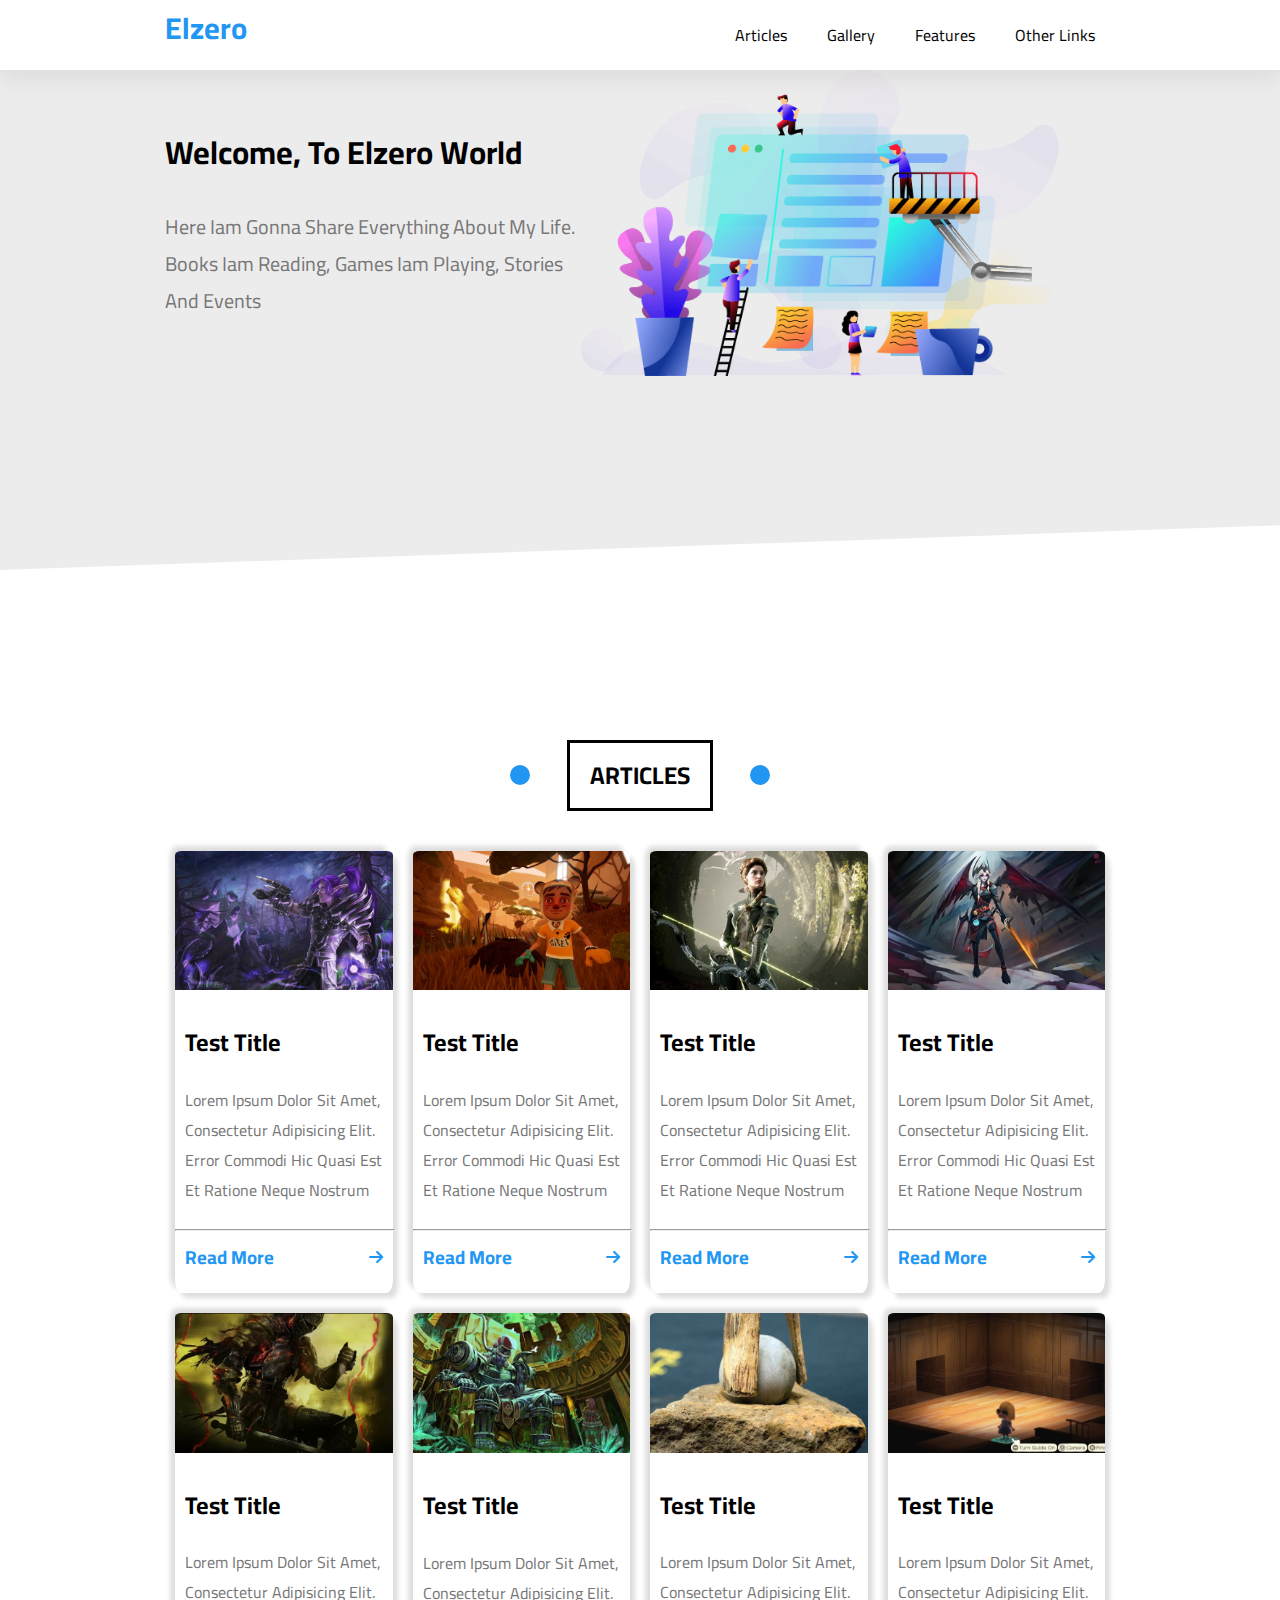
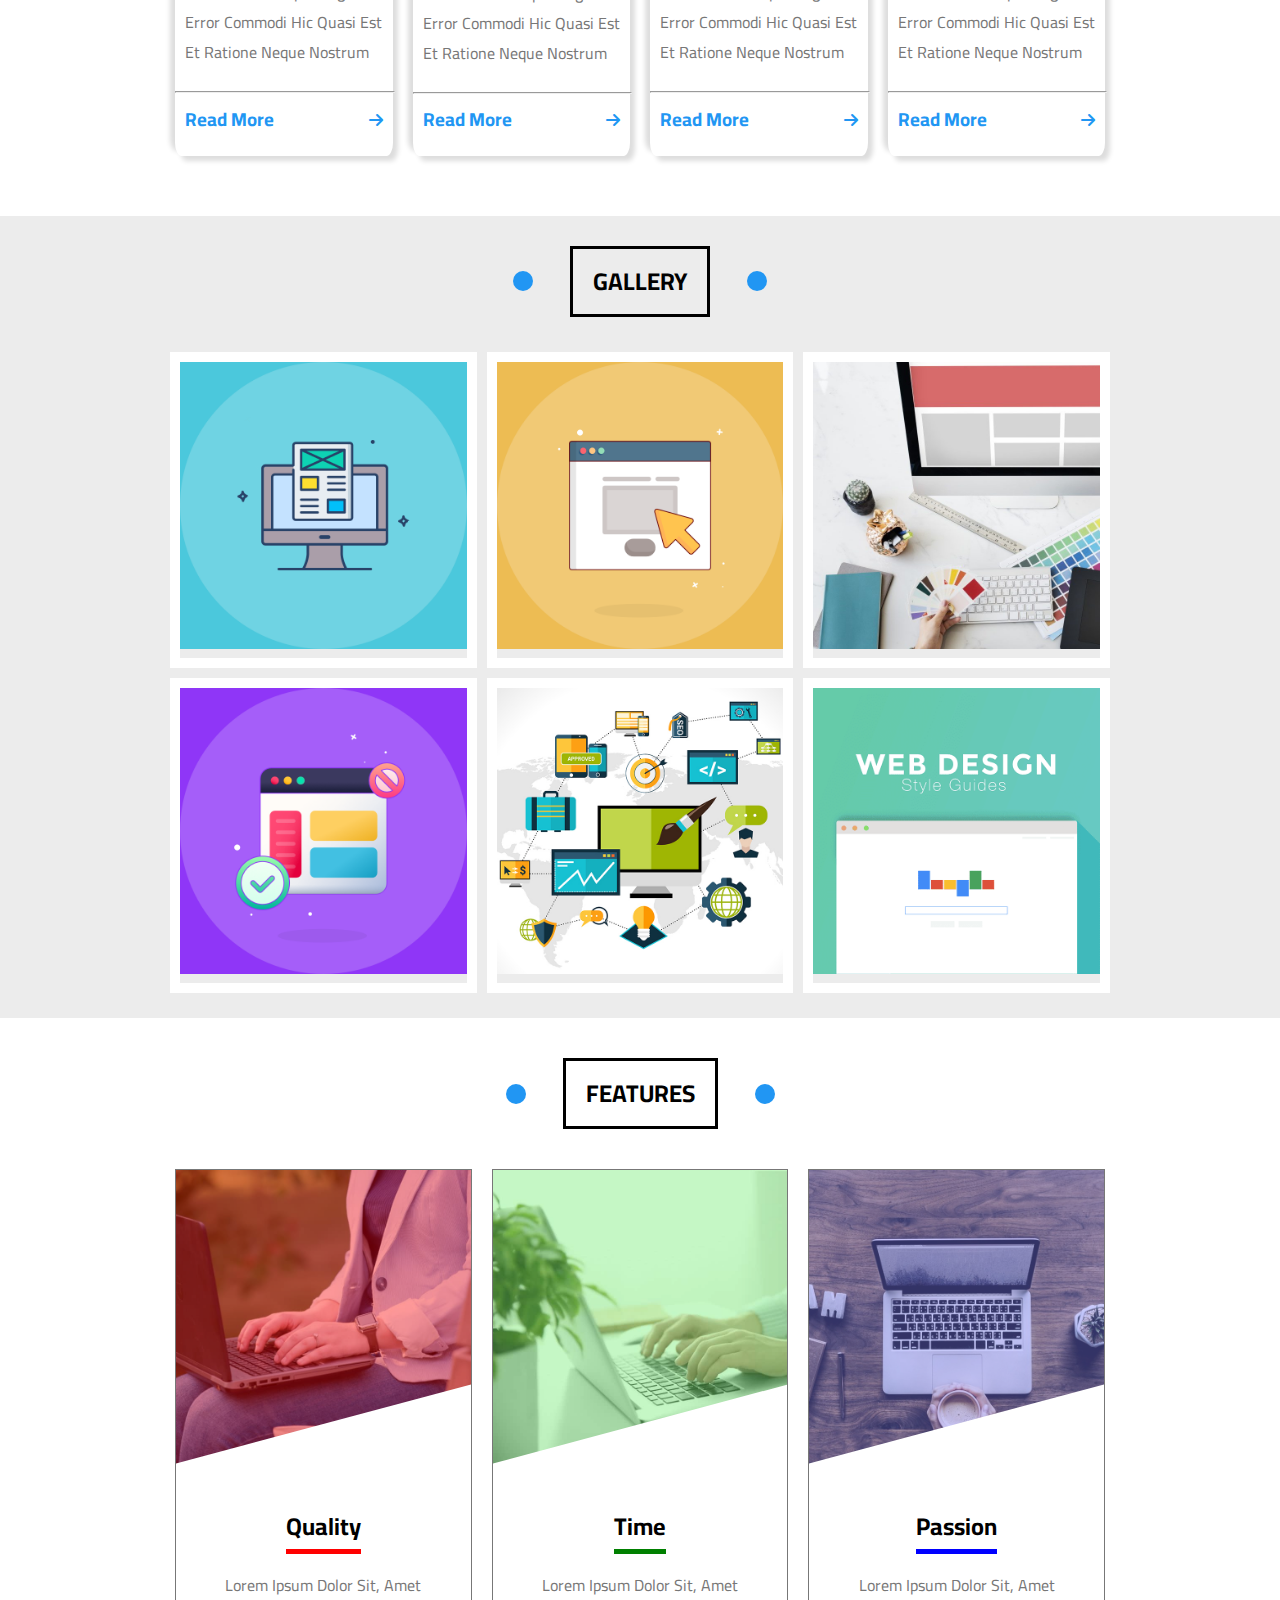
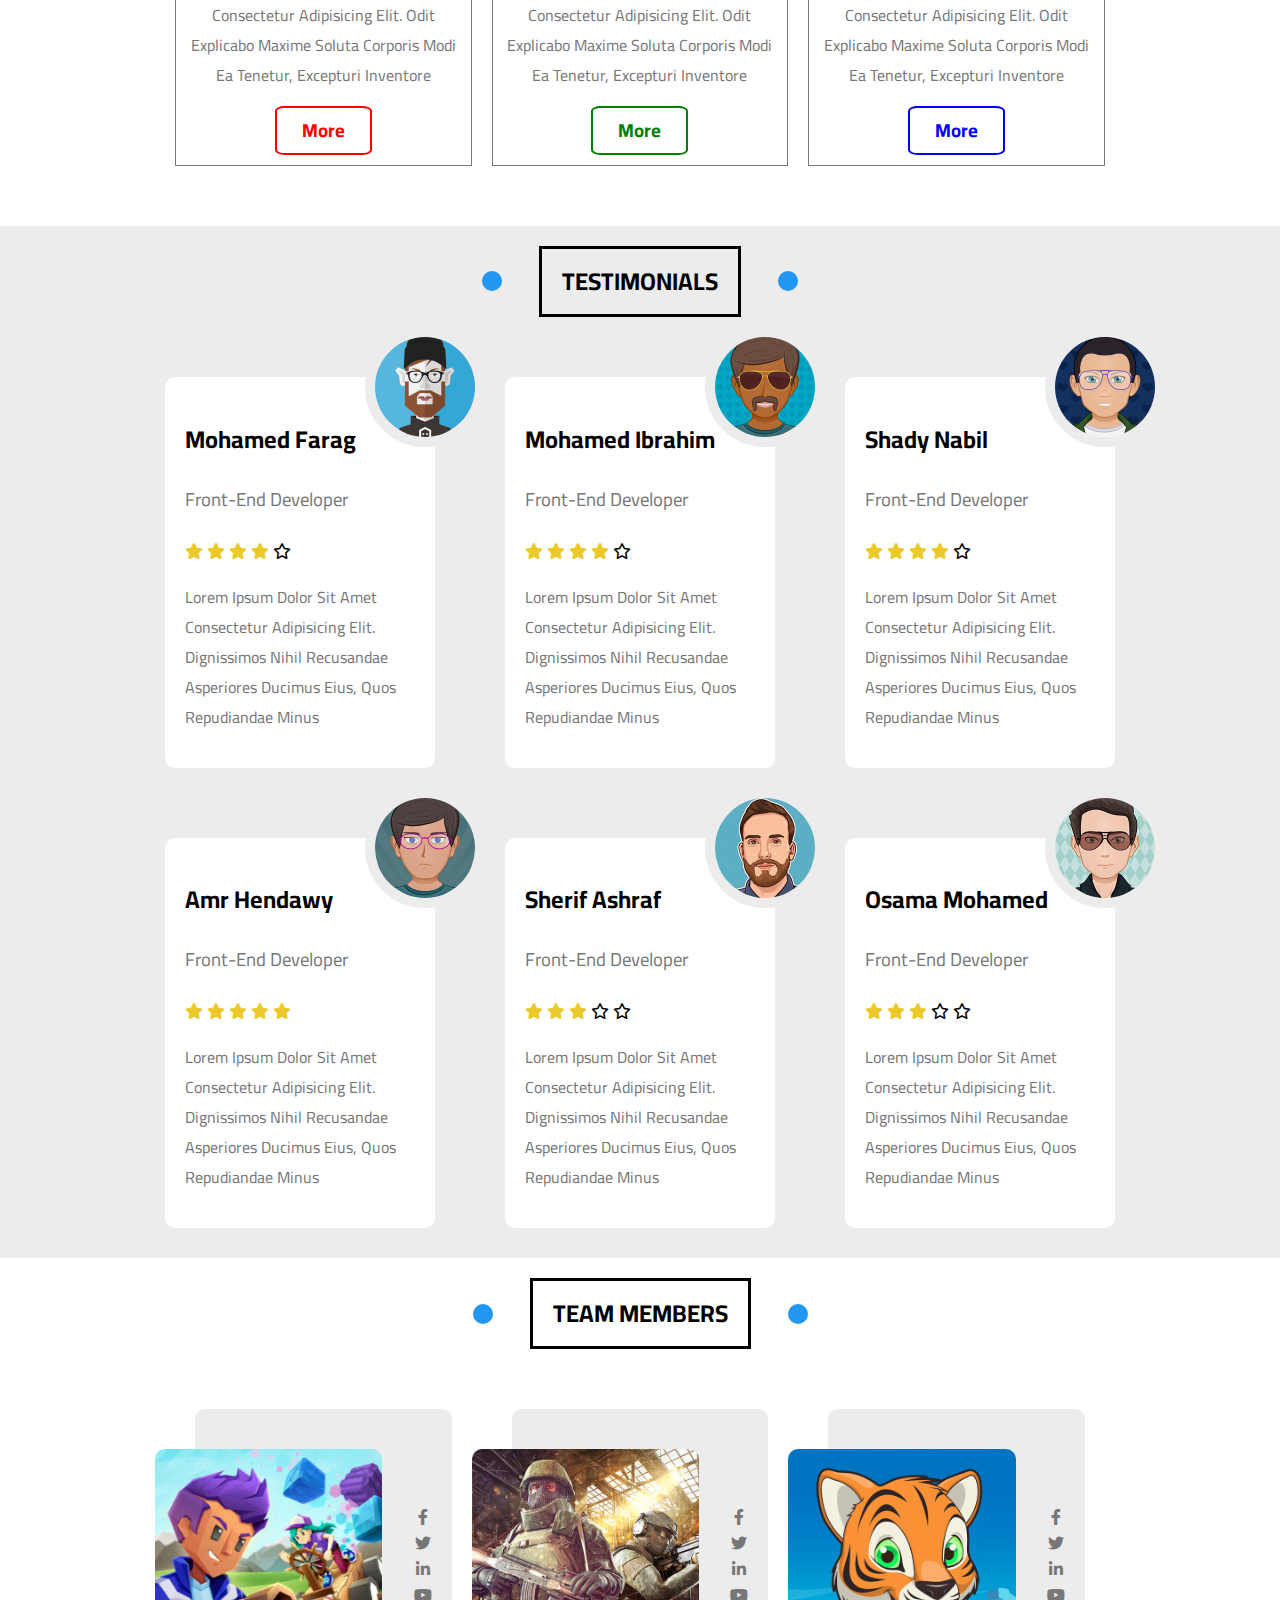
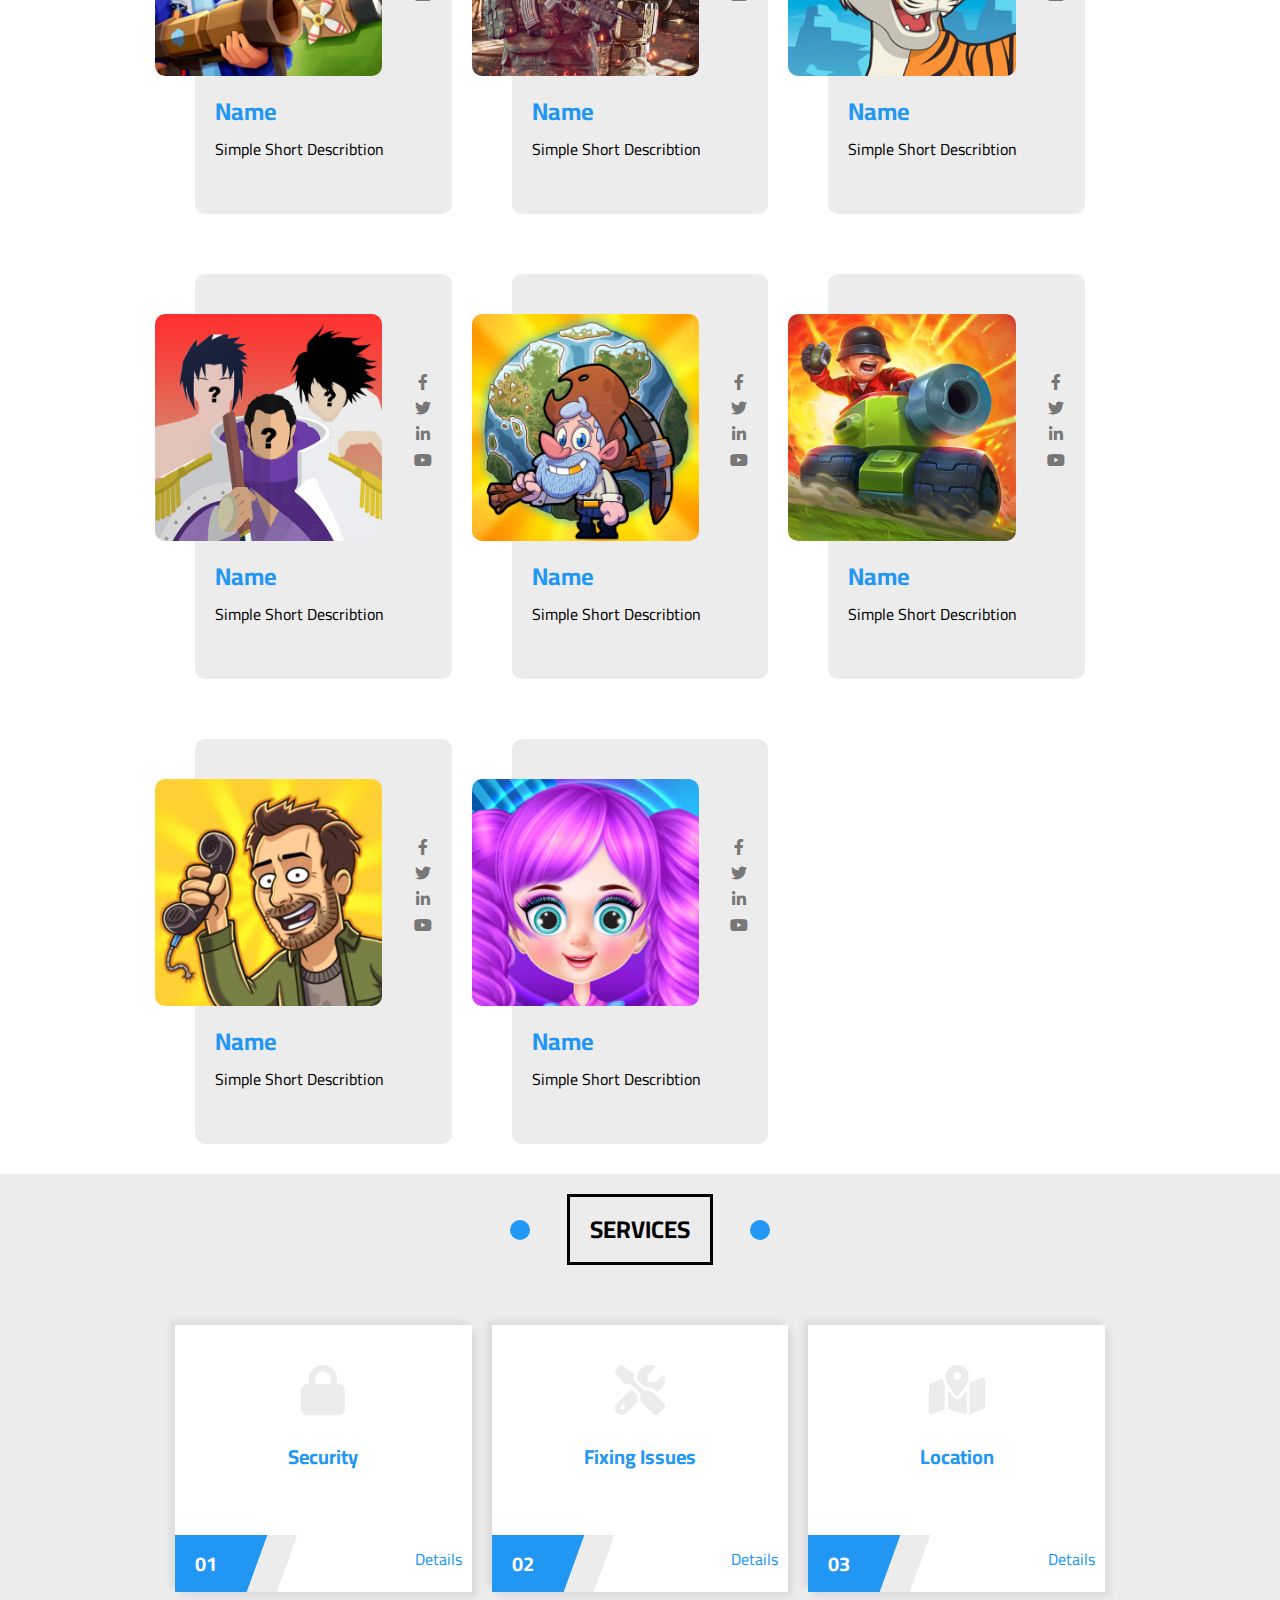
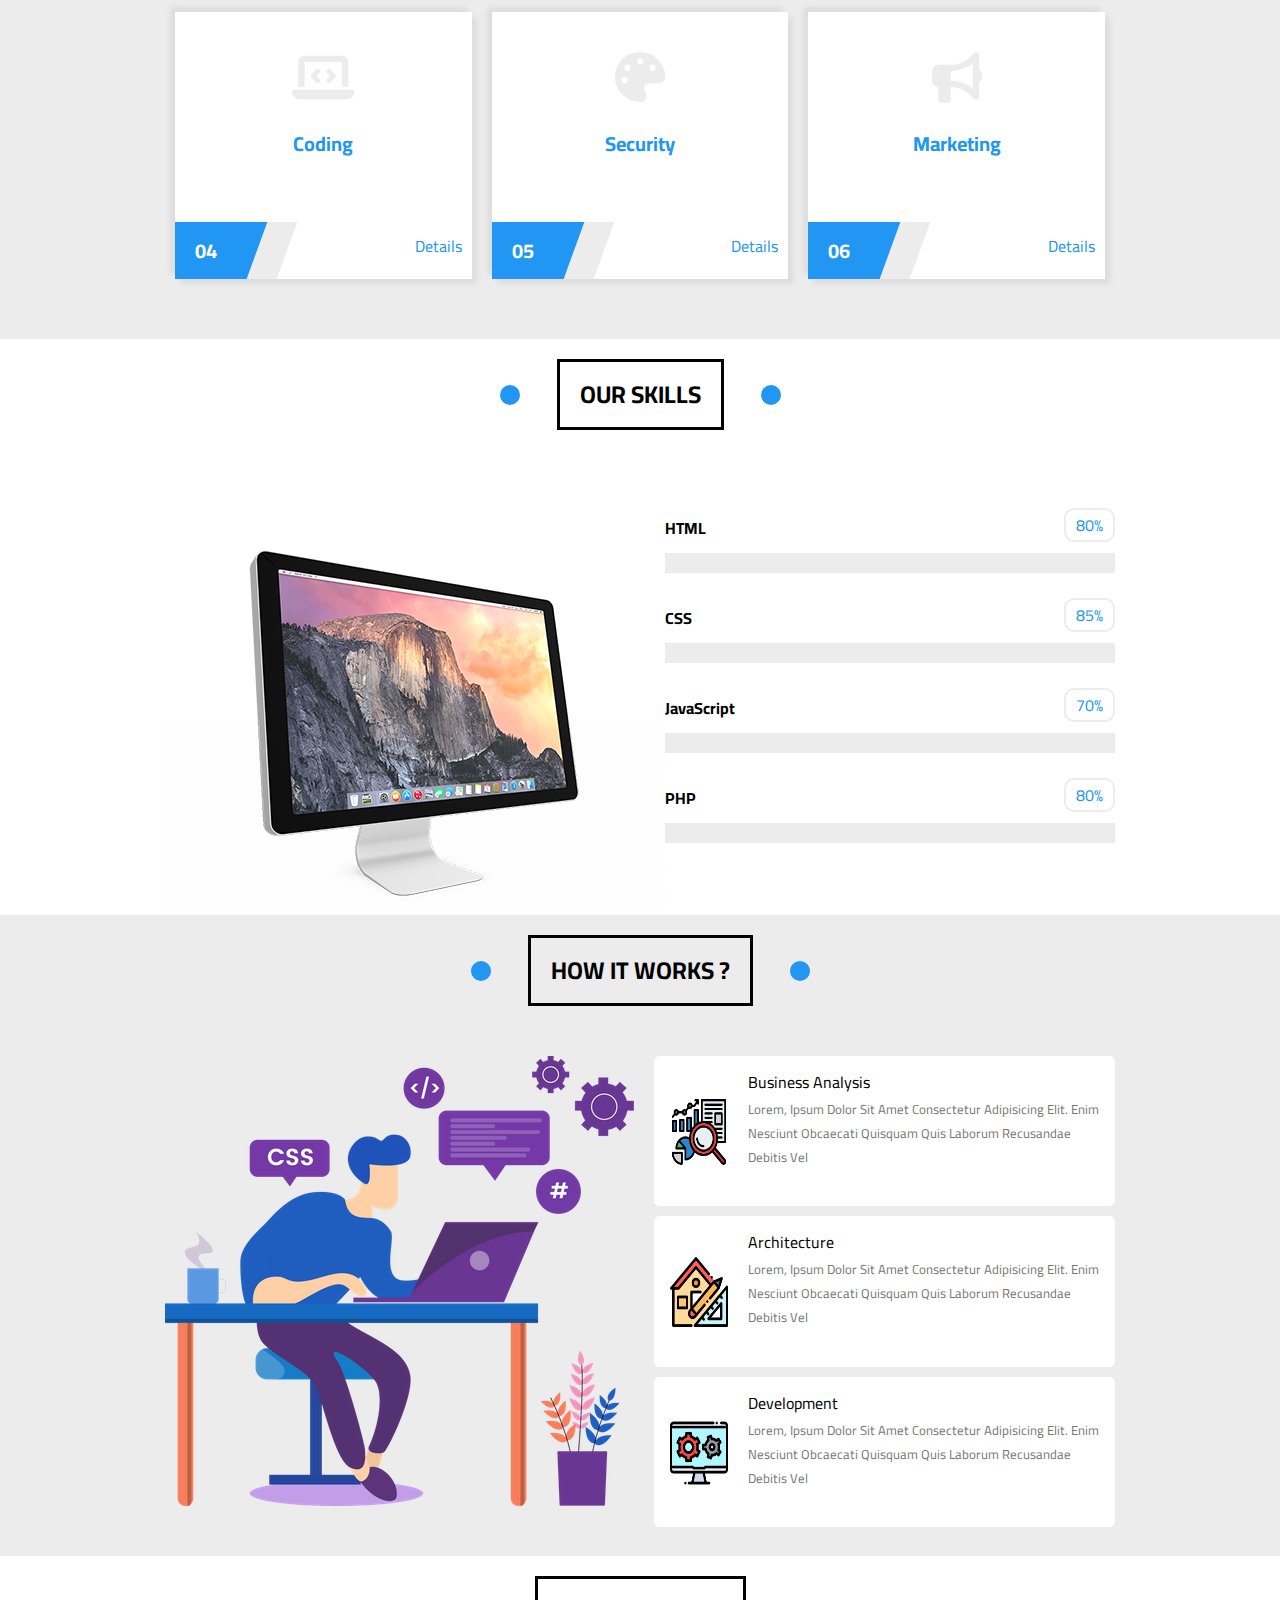
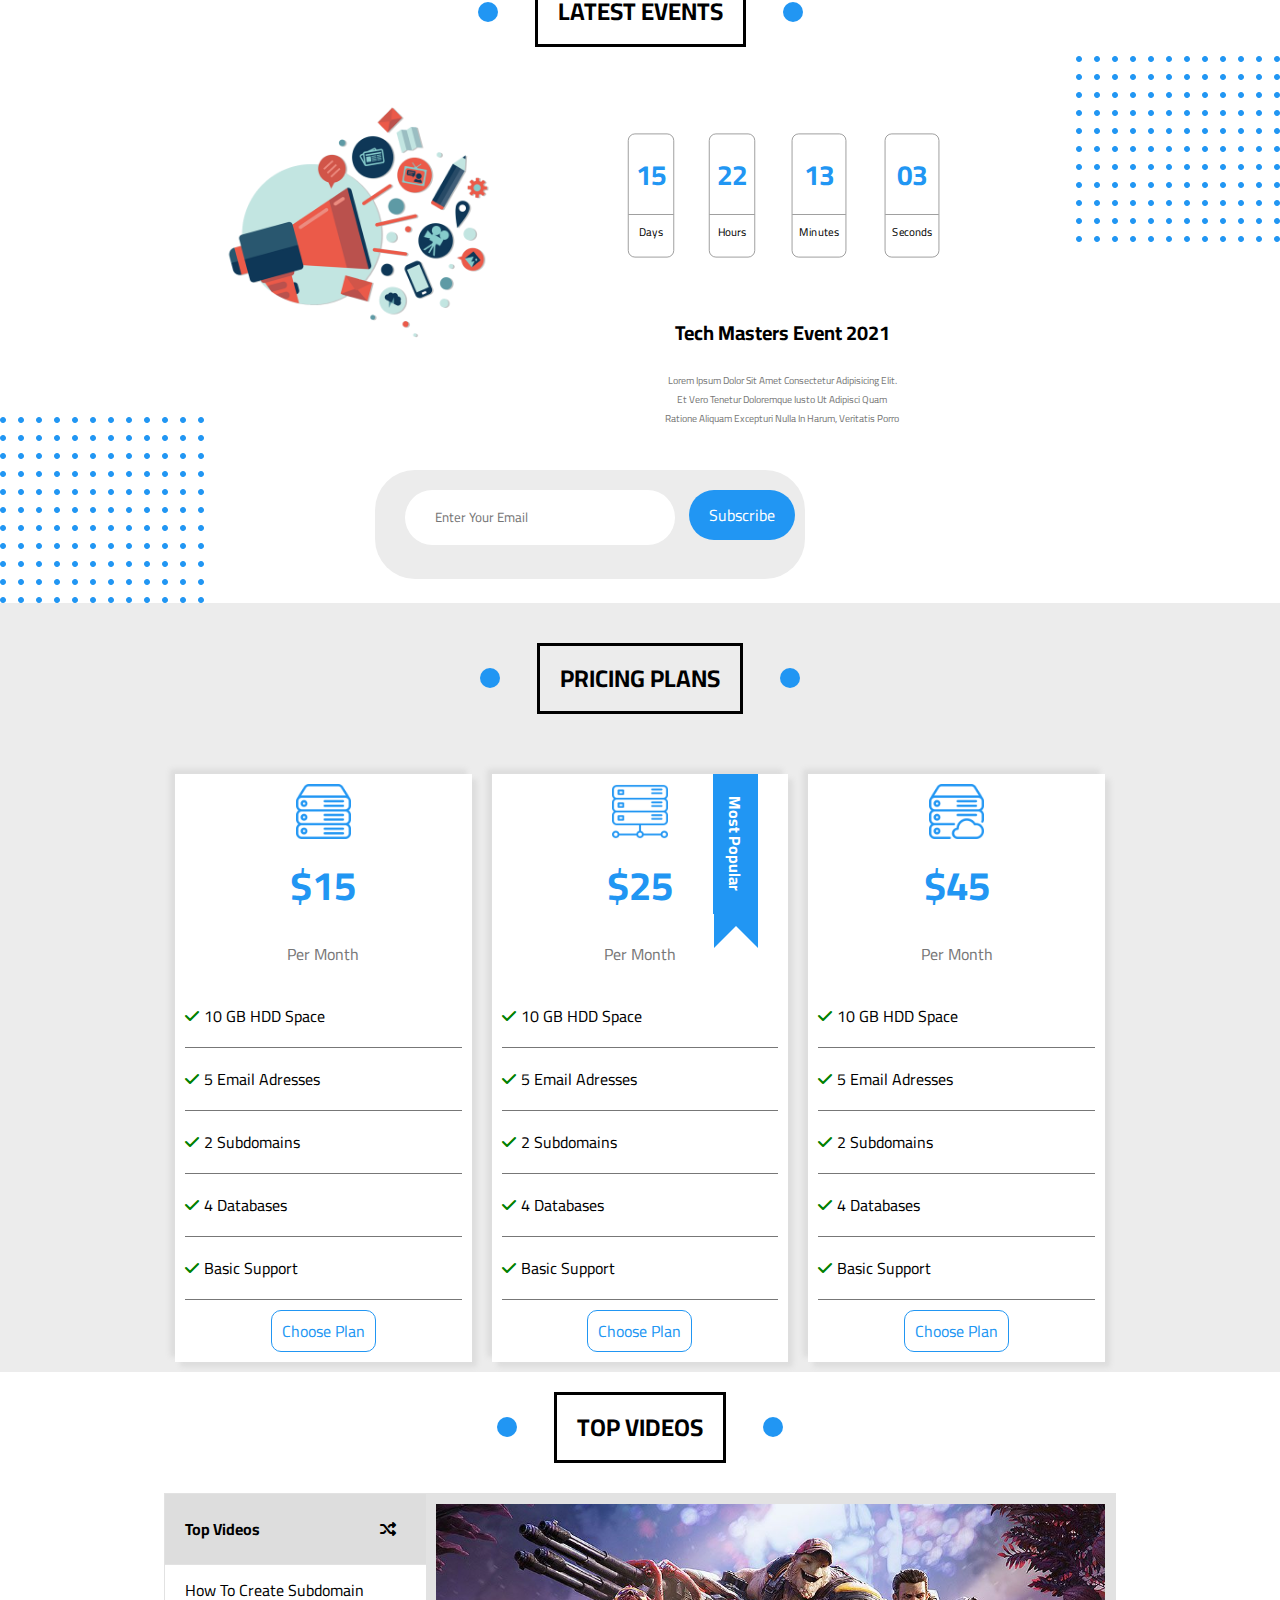
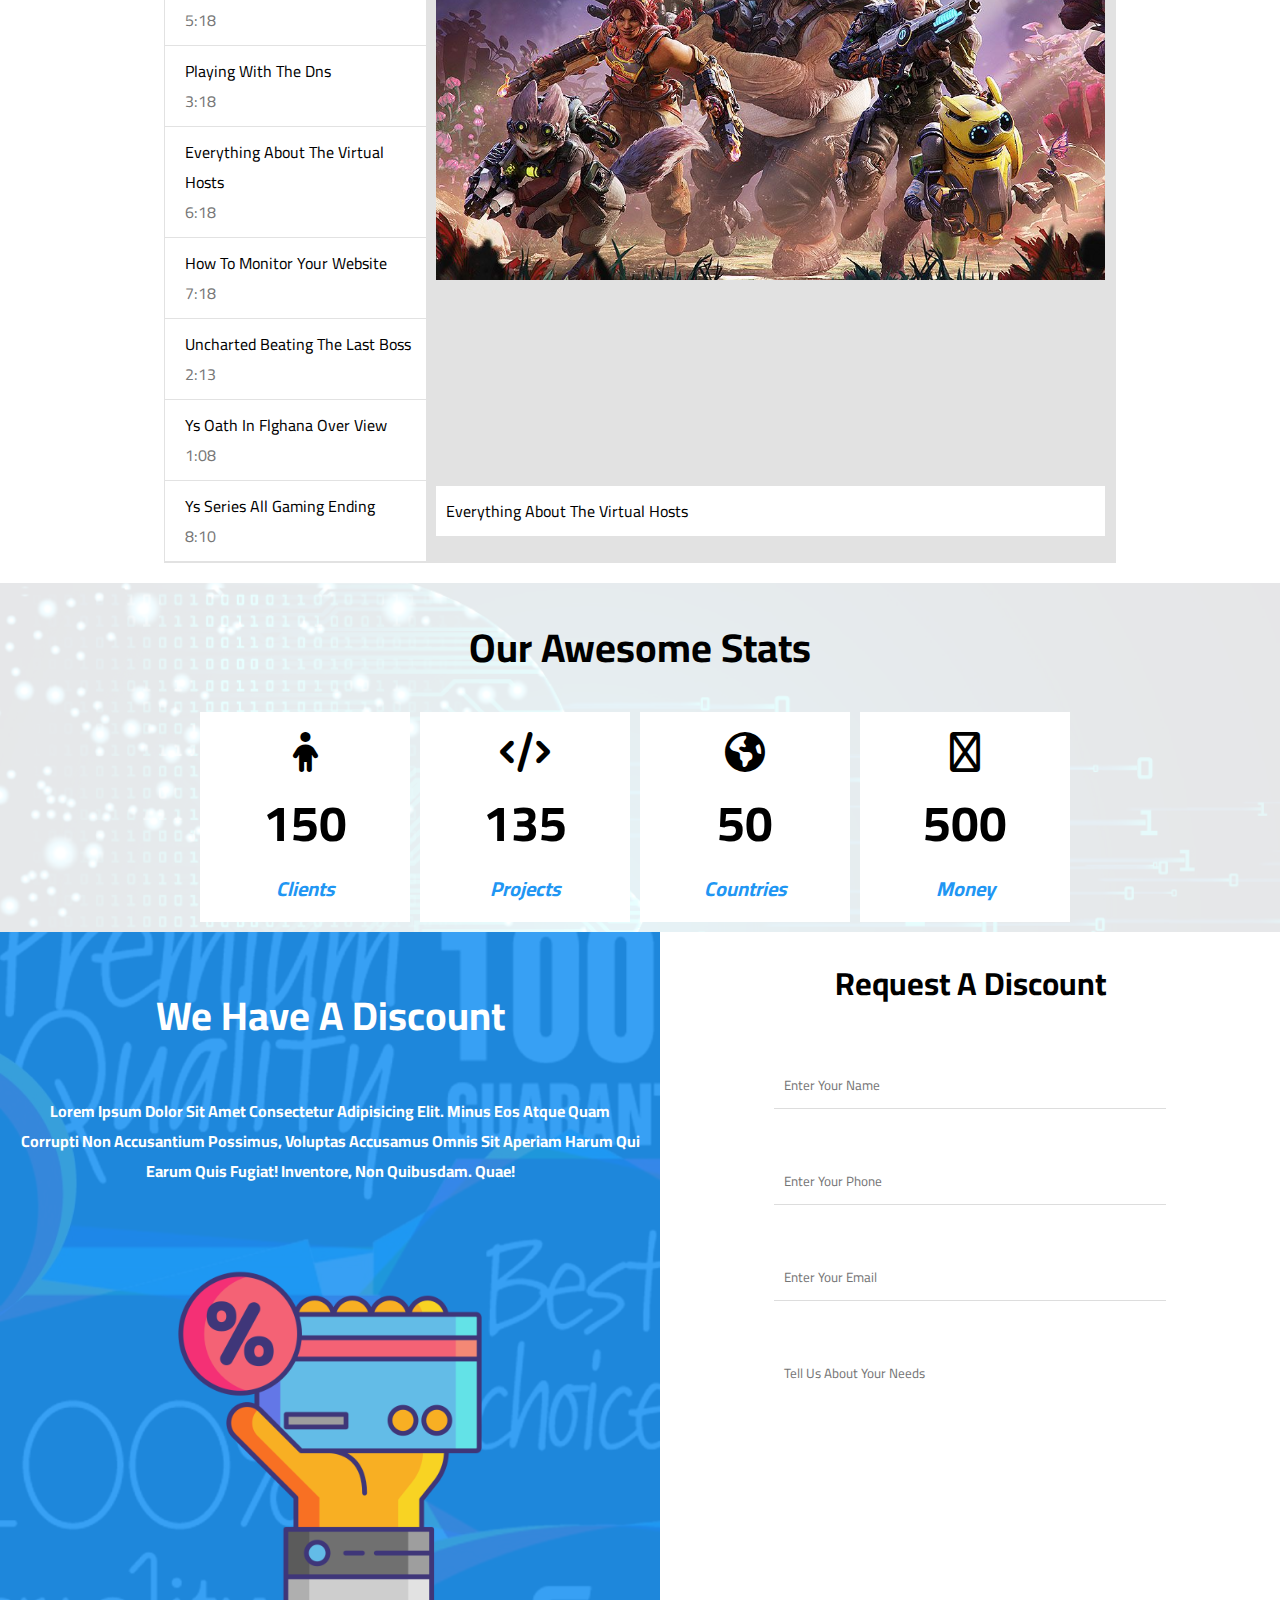
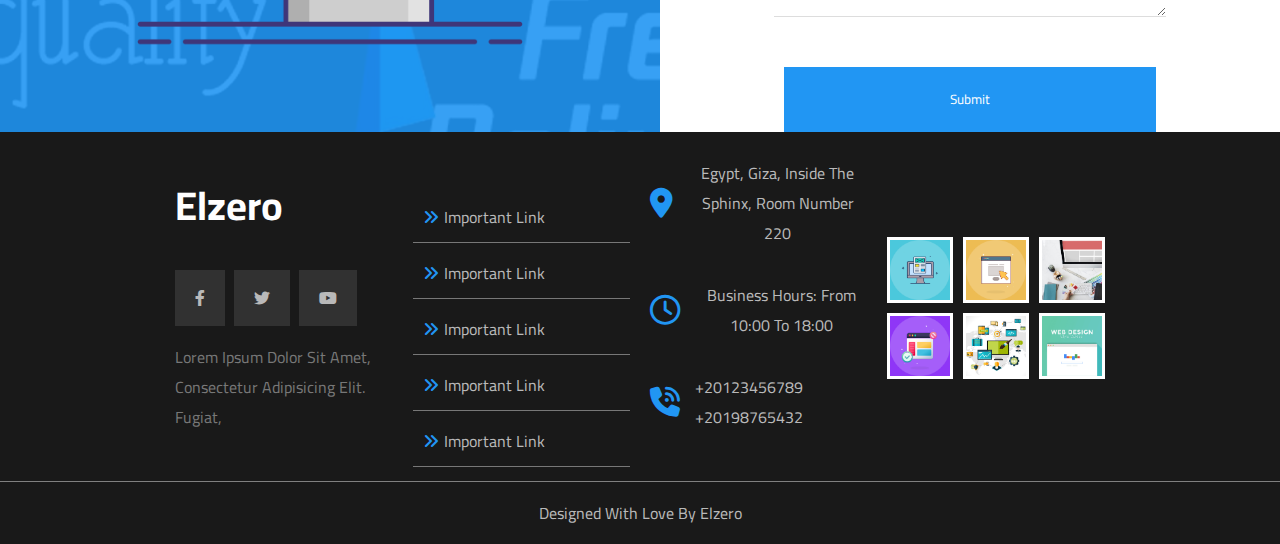
<file: elzero/index.html>
<!DOCTYPE html>
<html lang="en">
<head>
    <meta charset="UTF-8">
    <meta http-equiv="X-UA-Compatible" content="IE=edge">
    <meta name="viewport" content="width=device-width, initial-scale=1.0">
    <title>elzero</title>
    <link rel="stylesheet" href="css/style.css">
    <link rel="stylesheet" href="css/all.min.css">
    <link rel="preconnect" href="https://fonts.googleapis.com">
<link rel="preconnect" href="https://fonts.gstatic.com" crossorigin>
<link href="https://fonts.googleapis.com/css2?family=Cairo:wght@200;300;400;500;600;700;800;900;1000&display=swap" rel="stylesheet">
</head>
<body>
    <!--header-->
    <header>
        <div class="container">
            <a href="#">elzero</a>
            <ul>
                <li>articles</li>
                <li>gallery</li>
                <li>features</li>
                <li>other links</li>
            </ul>
        </div>
    </header>
    <!--landing-->
    <div class="landing">
        <div class="container">
            <div class="landingtext">
                <h1>welcome, to elzero world</h1>
                <p>Here Iam gonna share everything about my life. Books Iam reading, Games Iam Playing, Stories and Events</p>
            </div>
            <div class="image">
                <img src="images/landing-image.png" alt="">
            </div>
        </div>
        <a href=""><i class="fa-solid fa-angles-down"></i></a>
    </div>
    <!--articles-->
    <div class="articles">
        <div class="mainheading">
            <div class="animation">
                <h2>articles</h2>
            </div>
        </div>
        <div class="container">
            <div class="articlebox">
                <img src="images/cat-01.jpg" alt="">
                 <div class="articletext">
                    <h2>test title</h2>
                    <p>Lorem ipsum dolor sit amet, consectetur adipisicing elit. Error commodi hic quasi est et ratione neque nostrum</p>
                    <hr>
                    <div class="readmore">
                        <h3>read more</h3>
                        <i class="fa-solid fa-arrow-right"></i>
                    </div>
                </div>
            </div>
            <div class="articlebox">
                <img src="images/cat-02.jpg" alt="">
                 <div class="articletext">
                    <h2>test title</h2>
                    <p>Lorem ipsum dolor sit amet, consectetur adipisicing elit. Error commodi hic quasi est et ratione neque nostrum</p>
                    <hr>
                    <div class="readmore">
                        <h3>read more</h3>
                        <i class="fa-solid fa-arrow-right"></i>
                    </div>
                </div>
            </div>
            <div class="articlebox">
                <img src="images/cat-03.jpg" alt="">
                 <div class="articletext">
                    <h2>test title</h2>
                    <p>Lorem ipsum dolor sit amet, consectetur adipisicing elit. Error commodi hic quasi est et ratione neque nostrum</p>
                    <hr>
                    <div class="readmore">
                        <h3>read more</h3>
                        <i class="fa-solid fa-arrow-right"></i>
                    </div>
                </div>
            </div>
            <div class="articlebox">
                <img src="images/cat-04.jpg" alt="">
                 <div class="articletext">
                    <h2>test title</h2>
                    <p>Lorem ipsum dolor sit amet, consectetur adipisicing elit. Error commodi hic quasi est et ratione neque nostrum</p>
                    <hr>
                    <div class="readmore">
                        <h3>read more</h3>
                        <i class="fa-solid fa-arrow-right"></i>
                    </div>
                </div>
            </div>
            <div class="articlebox">
                <img src="images/cat-05.jpg" alt="">
                 <div class="articletext">
                    <h2>test title</h2>
                    <p>Lorem ipsum dolor sit amet, consectetur adipisicing elit. Error commodi hic quasi est et ratione neque nostrum</p>
                    <hr>
                    <div class="readmore">
                        <h3>read more</h3>
                        <i class="fa-solid fa-arrow-right"></i>
                    </div>
                </div>
            </div>
            <div class="articlebox">
                <img src="images/cat-06.jpg" alt="">
                 <div class="articletext">
                    <h2>test title</h2>
                    <p>Lorem ipsum dolor sit amet, consectetur adipisicing elit. Error commodi hic quasi est et ratione neque nostrum</p>
                    <hr>
                    <div class="readmore">
                        <h3>read more</h3>
                        <i class="fa-solid fa-arrow-right"></i>
                    </div>
                </div>
            </div>
            <div class="articlebox">
                <img src="images/cat-07.jpg" alt="">
                 <div class="articletext">
                    <h2>test title</h2>
                    <p>Lorem ipsum dolor sit amet, consectetur adipisicing elit. Error commodi hic quasi est et ratione neque nostrum</p>
                    <hr>
                    <div class="readmore">
                        <h3>read more</h3>
                        <i class="fa-solid fa-arrow-right"></i>
                    </div>
                </div>
            </div>
            <div class="articlebox">
                <img src="images/cat-08.jpg" alt="">
                 <div class="articletext">
                    <h2>test title</h2>
                    <p>Lorem ipsum dolor sit amet, consectetur adipisicing elit. Error commodi hic quasi est et ratione neque nostrum</p>
                    <hr>
                    <div class="readmore">
                        <h3>read more</h3>
                        <i class="fa-solid fa-arrow-right"></i>
                    </div>
                </div>
            </div>
        </div>
    </div>
    <!--gallery-->
    <div class="gallery">
        <div class="mainheading">
            <div class="animation">
                <h2>gallery</h2>
            </div>
        </div>
        <div class="container">
            <div class="gallerybox">
                <img src="images/gallery-01.png" alt="">
            </div>
            <div class="gallerybox">
                <img src="images/gallery-02.png" alt="">
            </div>
            <div class="gallerybox">
                <img src="images/gallery-03.jpg" alt="">
            </div>
            <div class="gallerybox">
                <img src="images/gallery-04.png" alt="">
            </div>
            <div class="gallerybox">
                <img src="images/gallery-05.jpg" alt="">
            </div>
            <div class="gallerybox">
                <img src="images/gallery-06.png" alt="">
            </div>
        </div>
    </div>
    <!--features-->
    <div class="features">
        <div class="mainheading">
            <div class="animation">
                <h2>features</h2>
            </div>
        </div>
        <div class="container">
            <div class="featuresbox">
                <div class="featuresimage">
                    <img src="images/features-01.jpg" alt="">
                </div>
                <div class="featurestext">
                    <h2>quality</h2>
                    <p>Lorem ipsum dolor sit, amet consectetur adipisicing elit. Odit explicabo maxime soluta corporis modi ea tenetur, excepturi inventore</p>
                    <h3>more</h3>
                </div>
            </div>
            <div class="featuresbox">
                <div class="featuresimage">
                    <img src="images/features-02.jpg" alt="">
                </div>
                <div class="featurestext">
                    <h2>time</h2>
                    <p>Lorem ipsum dolor sit, amet consectetur adipisicing elit. Odit explicabo maxime soluta corporis modi ea tenetur, excepturi inventore</p>
                    <h3>more</h3>
                </div>
            </div>
            <div class="featuresbox">
                <div class="featuresimage">
                    <img src="images/features-03.jpg" alt="">
                </div>
                <div class="featurestext">
                    <h2>passion</h2>
                    <p>Lorem ipsum dolor sit, amet consectetur adipisicing elit. Odit explicabo maxime soluta corporis modi ea tenetur, excepturi inventore</p>
                    <h3>more</h3>
                </div>
            </div>
        </div>
    </div>
    <!--testimonials-->
    <div class="testimonials">
        <div class="mainheading">
            <div class="animation">
                <h2>testimonials</h2>
            </div>
        </div>
        <div class="container">
            <div class="testimonialsbox">
                <img src="images/avatar-01.png" alt="">
                <h2>mohamed farag</h2>
                <h3>front-end developer</h3>
                <div class="stars">
                    <i class="fa-solid fa-star fullstar"></i>
                    <i class="fa-solid fa-star fullstar"></i>
                    <i class="fa-solid fa-star fullstar"></i>
                    <i class="fa-solid fa-star fullstar"></i>
                    <i class="fa-regular fa-star emptystar"></i>
                </div>
                <p>Lorem ipsum dolor sit amet consectetur adipisicing elit. Dignissimos nihil recusandae asperiores ducimus eius, quos repudiandae minus</p>
            </div>
            <div class="testimonialsbox">
                <img src="images/avatar-02.png" alt="">
                <h2>mohamed ibrahim</h2>
                <h3>front-end developer</h3>
                <div class="stars">
                    <i class="fa-solid fa-star fullstar"></i>
                    <i class="fa-solid fa-star fullstar"></i>
                    <i class="fa-solid fa-star fullstar"></i>
                    <i class="fa-solid fa-star fullstar"></i>
                    <i class="fa-regular fa-star emptystar"></i>
                </div>
                <p>Lorem ipsum dolor sit amet consectetur adipisicing elit. Dignissimos nihil recusandae asperiores ducimus eius, quos repudiandae minus</p>
            </div>
            <div class="testimonialsbox">
                <img src="images/avatar-03.png" alt="">
                <h2>shady nabil</h2>
                <h3>front-end developer</h3>
                <div class="stars">
                    <i class="fa-solid fa-star fullstar"></i>
                    <i class="fa-solid fa-star fullstar"></i>
                    <i class="fa-solid fa-star fullstar"></i>
                    <i class="fa-solid fa-star fullstar"></i>
                    <i class="fa-regular fa-star emptystar"></i>
                </div>
                <p>Lorem ipsum dolor sit amet consectetur adipisicing elit. Dignissimos nihil recusandae asperiores ducimus eius, quos repudiandae minus</p>
            </div>
            <div class="testimonialsbox">
                <img src="images/avatar-04.png" alt="">
                <h2>amr hendawy</h2>
                <h3>front-end developer</h3>
                <div class="stars">
                    <i class="fa-solid fa-star fullstar"></i>
                    <i class="fa-solid fa-star fullstar"></i>
                    <i class="fa-solid fa-star fullstar"></i>
                    <i class="fa-solid fa-star fullstar"></i>
                    <i class="fa-solid fa-star fullstar"></i>
                </div>
                <p>Lorem ipsum dolor sit amet consectetur adipisicing elit. Dignissimos nihil recusandae asperiores ducimus eius, quos repudiandae minus</p>
            </div>
            <div class="testimonialsbox">
                <img src="images/avatar-05.png" alt="">
                <h2>sherif ashraf</h2>
                <h3>front-end developer</h3>
                <div class="stars">
                    <i class="fa-solid fa-star fullstar"></i>
                    <i class="fa-solid fa-star fullstar"></i>
                    <i class="fa-solid fa-star fullstar"></i>
                    <i class="fa-regular fa-star emptystar"></i>
                    <i class="fa-regular fa-star emptystar"></i>
                </div>
                <p>Lorem ipsum dolor sit amet consectetur adipisicing elit. Dignissimos nihil recusandae asperiores ducimus eius, quos repudiandae minus</p>
            </div>
            <div class="testimonialsbox">
                <img src="images/avatar-06.png" alt="">
                <h2>osama mohamed</h2>
                <h3>front-end developer</h3>
                <div class="stars">
                    <i class="fa-solid fa-star fullstar"></i>
                    <i class="fa-solid fa-star fullstar"></i>
                    <i class="fa-solid fa-star fullstar"></i>
                    <i class="fa-regular fa-star emptystar"></i>
                    <i class="fa-regular fa-star emptystar"></i>
                </div>
                <p>Lorem ipsum dolor sit amet consectetur adipisicing elit. Dignissimos nihil recusandae asperiores ducimus eius, quos repudiandae minus</p>
            </div>
        </div>
    </div>
    <!--teammembers-->
    <div class="team">
        <div class="mainheading">
            <div class="animation">
                <h2>team members</h2>
            </div>
        </div>
        <div class="container">
            <div class="teambox">
                <div class="imgandicons">
                    <img src="images/team-01.jpg" alt="">
                    <div class="icons">
                        <i class="fa-brands fa-facebook-f"></i>
                        <i class="fa-brands fa-twitter"></i>
                        <i class="fa-brands fa-linkedin-in"></i>
                        <i class="fa-brands fa-youtube"></i>
                    </div>
                </div>
                <h2>name</h2>
                <p>simple short describtion</p>
            </div>
            <div class="teambox">
                <div class="imgandicons">
                    <img src="images/team-02.jpg" alt="">
                    <div class="icons">
                        <i class="fa-brands fa-facebook-f"></i>
                        <i class="fa-brands fa-twitter"></i>
                        <i class="fa-brands fa-linkedin-in"></i>
                        <i class="fa-brands fa-youtube"></i>
                    </div>
                </div>
                <h2>name</h2>
                <p>simple short describtion</p>
            </div>
            <div class="teambox">
                <div class="imgandicons">
                    <img src="images/team-03.jpg" alt="">
                    <div class="icons">
                        <i class="fa-brands fa-facebook-f"></i>
                        <i class="fa-brands fa-twitter"></i>
                        <i class="fa-brands fa-linkedin-in"></i>
                        <i class="fa-brands fa-youtube"></i>
                    </div>
                </div>
                <h2>name</h2>
                <p>simple short describtion</p>
            </div>
            <div class="teambox">
                <div class="imgandicons">
                    <img src="images/team-04.jpg" alt="">
                    <div class="icons">
                        <i class="fa-brands fa-facebook-f"></i>
                        <i class="fa-brands fa-twitter"></i>
                        <i class="fa-brands fa-linkedin-in"></i>
                        <i class="fa-brands fa-youtube"></i>
                    </div>
                </div>
                <h2>name</h2>
                <p>simple short describtion</p>
            </div>
            <div class="teambox">
                <div class="imgandicons">
                    <img src="images/team-05.png" alt="">
                    <div class="icons">
                        <i class="fa-brands fa-facebook-f"></i>
                        <i class="fa-brands fa-twitter"></i>
                        <i class="fa-brands fa-linkedin-in"></i>
                        <i class="fa-brands fa-youtube"></i>
                    </div>
                </div>
                <h2>name</h2>
                <p>simple short describtion</p>
            </div>
            <div class="teambox">
                <div class="imgandicons">
                    <img src="images/team-06.png" alt="">
                    <div class="icons">
                        <i class="fa-brands fa-facebook-f"></i>
                        <i class="fa-brands fa-twitter"></i>
                        <i class="fa-brands fa-linkedin-in"></i>
                        <i class="fa-brands fa-youtube"></i>
                    </div>
                </div>
                <h2>name</h2>
                <p>simple short describtion</p>
            </div>
            <div class="teambox">
                <div class="imgandicons">
                    <img src="images/team-07.jpg" alt="">
                    <div class="icons">
                        <i class="fa-brands fa-facebook-f"></i>
                        <i class="fa-brands fa-twitter"></i>
                        <i class="fa-brands fa-linkedin-in"></i>
                        <i class="fa-brands fa-youtube"></i>
                    </div>
                </div>
                <h2>name</h2>
                <p>simple short describtion</p>
            </div>
            <div class="teambox">
                <div class="imgandicons">
                    <img src="images/team-08.jpg" alt="">
                    <div class="icons">
                        <i class="fa-brands fa-facebook-f"></i>
                        <i class="fa-brands fa-twitter"></i>
                        <i class="fa-brands fa-linkedin-in"></i>
                        <i class="fa-brands fa-youtube"></i>
                    </div>
                </div>
                <h2>name</h2>
                <p>simple short describtion</p>
            </div>
        </div>
    </div>
    <!--services-->
    <div class="services">
        <div class="mainheading">
            <div class="animation">
                <h2>services</h2>
            </div>
        </div>
        <div class="container">
            <div class="servicesbox">
                <i class="fa-solid fa-lock"></i>
                <p>security</p>
                <div class="servicesdetails">
                    <p>01</p>
                    <a href="#">details</a>
                </div>
            </div>
            <div class="servicesbox">
                <i class="fa-solid fa-screwdriver-wrench"></i>
                <p>fixing issues</p>
                <div class="servicesdetails">
                    <p>02</p>
                    <a href="#">details</a>
                </div>
            </div>
            <div class="servicesbox">
                <i class="fa-solid fa-map-location-dot"></i>
                <p>location</p>
                <div class="servicesdetails">
                    <p>03</p>
                    <a href="#">details</a>
                </div>
            </div>
            <div class="servicesbox">
                <i class="fa-solid fa-laptop-code"></i>
                <p>coding</p>
                <div class="servicesdetails">
                    <p>04</p>
                    <a href="#">details</a>
                </div>
            </div>
            <div class="servicesbox">
                <i class="fa-solid fa-palette"></i>
                <p>security</p>
                <div class="servicesdetails">
                    <p>05</p>
                    <a href="#">details</a>
                </div>
            </div>
            <div class="servicesbox">
                <i class="fa-solid fa-bullhorn"></i>
                <p>marketing</p>
                <div class="servicesdetails">
                    <p>06</p>
                    <a href="#">details</a>
                </div>
            </div>
        </div>
    </div>
    <!--skills-->
    <div class="skills">
        <div class="mainheading">
            <div class="animation">
                <h2>our skills</h2>
            </div>
        </div>
        <div class="container">
            <img src="images/skills.png" alt="">
            <div class="percbars">
                <div><span></span></div>
                <div><span></span></div>
                <div><span></span></div>
                <div><span></span></div>
            </div>
        </div>
    </div>
    <!--howitworks-->
    <div class="how">
        <div class="mainheading">
            <div class="animation">
                <h2>how it works ?</h2>
            </div>
        </div>
        <div class="container">
            <div class="mainimage">
                <img src="images/work-steps.png" alt="">
            </div>
            <div class="howcontent">
                <div>
                    <div class="howimage">
                        <img src="images/work-steps-1.png" alt="">
                    </div>
                    <div class="howtext">
                        <p>Business Analysis</p>
                        <p>Lorem, ipsum dolor sit amet consectetur adipisicing elit. Enim nesciunt obcaecati quisquam quis laborum recusandae debitis vel</p>
                    </div>
                </div>
                <div>
                    <div class="howimage">
                        <img src="images/work-steps-2.png" alt="">
                    </div>
                    <div class="howtext">
                        <p>Architecture</p>
                        <p>Lorem, ipsum dolor sit amet consectetur adipisicing elit. Enim nesciunt obcaecati quisquam quis laborum recusandae debitis vel</p>
                    </div>
                </div>
                <div>
                    <div class="howimage">
                        <img src="images/work-steps-3.png" alt="">
                    </div>
                    <div class="howtext">
                        <p>development</p>
                        <p>Lorem, ipsum dolor sit amet consectetur adipisicing elit. Enim nesciunt obcaecati quisquam quis laborum recusandae debitis vel</p>
                    </div>
                </div>
            </div>
        </div>
    </div>
    <!--events-->
    <div class="events">
        <div class="mainheading">
            <div class="animation">
                <h2>latest events</h2>
            </div>
        </div>
        <img src="images/dots.png" alt="">
        <img src="images/dots.png" alt="">
        <div class="container">
            <div class="eventimage">
                <img src="images/events.png" alt="">
            </div>
            <div class="clockandtext">
                <div class="clock">
                    <div>
                        <span>15</span>
                        <span>days</span>
                    </div>
                    <div>
                        <span>22</span>
                        <span>hours</span>
                    </div>
                    <div>
                        <span>13</span>
                        <span>minutes</span>
                    </div>
                    <div>
                        <span>03</span>
                        <span>seconds</span>
                    </div>
                </div>
                <div class="mainevent">
                    <p>Tech Masters Event 2021</p>
                    <p>Lorem ipsum dolor sit amet consectetur adipisicing elit. <br> Et vero tenetur doloremque iusto ut adipisci quam <br> ratione aliquam excepturi nulla in harum, veritatis porro</p>
                </div>
            </div>
            <div class="subscribe">
                <div class="subscribecontent">
                    <input type="email" placeholder="enter your email">
                    <a href="#">subscribe</a>
                </div>
            </div>
        </div>
    </div>
    <!--pricing-->
    <div class="pricing">
        <div class="mainheading">
            <div class="animation">
                <h2>pricing plans </h2>
            </div>
        </div>
        <div class="container">
            <div class="pricingbox">
                <div class="thinlayer"></div>
                <div class="pricingheading">
                    <img src="images/hosting-basic.png" alt="">
                    <p>$15</p>
                    <p>per month</p>
                </div>
                <div class="pricingbody">
                    <div>
                        <i class="fa-solid fa-check"></i>
                        <p>10 GB HDD Space</p>
                    </div>
                    <div>
                        <i class="fa-solid fa-check"></i>
                        <p>5 email adresses</p>
                    </div>
                    <div>
                        <i class="fa-solid fa-check"></i>
                        <p>2 subdomains</p>
                    </div>
                    <div>
                        <i class="fa-solid fa-check"></i>
                        <p>4 databases</p>
                    </div>
                    <div>
                        <i class="fa-solid fa-check"></i>
                        <p>basic support</p>
                    </div>
                </div>
                <div class="choose">
                    <a href="#">choose plan</a>
                </div>
            </div>
            <div class="pricingbox">
                <div class="thinlayer"></div>
                <div class="pricingheading">
                    <img src="images/hosting-advanced.png" alt="">
                    <p>$25</p>
                    <p>per month</p>
                </div>
                <div class="pricingbody">
                    <div>
                        <i class="fa-solid fa-check"></i>
                        <p>10 GB HDD Space</p>
                    </div>
                    <div>
                        <i class="fa-solid fa-check"></i>
                        <p>5 email adresses</p>
                    </div>
                    <div>
                        <i class="fa-solid fa-check"></i>
                        <p>2 subdomains</p>
                    </div>
                    <div>
                        <i class="fa-solid fa-check"></i>
                        <p>4 databases</p>
                    </div>
                    <div>
                        <i class="fa-solid fa-check"></i>
                        <p>basic support</p>
                    </div>
                </div>
                <div class="choose">
                    <a href="#">choose plan</a>
                </div>
            </div>
            <div class="pricingbox">
                <div class="thinlayer"></div>
                <div class="pricingheading">
                    <img src="images/hosting-professional.png" alt="">
                    <p>$45</p>
                    <p>per month</p>
                </div>
                <div class="pricingbody">
                    <div>
                        <i class="fa-solid fa-check"></i>
                        <p>10 GB HDD Space</p>
                    </div>
                    <div>
                        <i class="fa-solid fa-check"></i>
                        <p>5 email adresses</p>
                    </div>
                    <div>
                        <i class="fa-solid fa-check"></i>
                        <p>2 subdomains</p>
                    </div>
                    <div>
                        <i class="fa-solid fa-check"></i>
                        <p>4 databases</p>
                    </div>
                    <div>
                        <i class="fa-solid fa-check"></i>
                        <p>basic support</p>
                    </div>
                </div>
                <div class="choose">
                    <a href="#">choose plan</a>
                </div>
            </div>
        </div>
    </div>
    <!--top videos-->
    <div class="vids">
        <div class="mainheading">
            <div class="animation">
                <h2>top videos</h2>
            </div>
        </div>
        <div class="container">
            <div class="table">
                    <div class="thead">
                        <p>top videos</p> <i class="fa-solid fa-shuffle"></i>
                    </div>
                    <div>
                        <p>how to create subdomain</p>
                        <p>5:18</p>
                    </div>
                    <div>
                        <p>Playing with the dns</p>
                        <p>3:18</p>
                    </div>
                    <div>
                        <p>everything about the virtual hosts</p>
                        <p>6:18</p>
                    </div>
                    <div>
                        <p>how to monitor your website</p>
                        <p>7:18</p>
                    </div>
                    <div>
                        <p>uncharted beating the last boss</p>
                        <p>2:13</p>
                    </div>
                    <div>
                        <p>ys oath in flghana over view</p>
                        <p>1:08</p>
                    </div>
                    <div>
                        <p>ys series all gaming ending</p>
                        <p>8:10</p>
                    </div>
            </div>
            <div class="videosimage">
                <img src="images/video-preview.jpg" alt="">
                <p>Everything About The Virtual Hosts</p>
            </div>
        </div>
    </div>
    <!--stats-->
    <div class="stats">
        <h1>Our Awesome Stats</h1>
        <div class="container">
            <div>
                <i class="fa-solid fa-child"></i>
                <p>150</p>
                <p>clients</p>
            </div>
            <div>
                <i class="fa-solid fa-code"></i>
                <p>135</p>
                <p>projects</p>
            </div>
            <div>
                <i class="fa-solid fa-earth-americas"></i>
                <p>50</p>
                <p>countries</p>
            </div>
            <div>
                <i class="fa-regular fa-money-bill"></i>
                <p>500</p>
                <p>money</p>
            </div>
        </div>
    </div>
    <!--discount-->
    <div class="discount">
        <div class="discounttext">
            <h1>we have a discount</h1>
            <p>Lorem ipsum dolor sit amet consectetur adipisicing elit. Minus eos atque quam corrupti non accusantium possimus, voluptas accusamus omnis sit aperiam harum qui earum quis fugiat! Inventore, non quibusdam. Quae!</p>
            <img src="images/discount.png" alt="">
        </div>
        <div class="discountrequest">
            <h1>request a discount</h1>
            <input type="text" name="" id="" placeholder="enter your name">
            <input type="text" name="" id="" placeholder="enter your phone">
            <input type="text" name="" id="" placeholder="enter your email">
            <textarea name="" id="" cols="30" rows="10" placeholder="tell us about your needs"></textarea>
            <input type="submit" name="submit">
        </div>
    </div>
    <!--contact-->
    <div class="contact">
        <div class="container">
                <div>
                    <h1>elzero</h1>
                    <div class="contacticons">
                        <i class="fa-brands fa-facebook-f"></i>
                        <i class="fa-brands fa-twitter"></i>
                        <i class="fa-brands fa-youtube"></i>
                    </div>
                    <p>Lorem ipsum dolor sit amet, consectetur adipisicing elit. Fugiat,</p>
                </div>
                <div>
                    <ul>
                        <li><i class="fa-solid fa-angles-right"></i>important link</li>
                        <li><i class="fa-solid fa-angles-right"></i>important link</li>
                        <li><i class="fa-solid fa-angles-right"></i>important link</li>
                        <li><i class="fa-solid fa-angles-right"></i>important link</li>
                        <li><i class="fa-solid fa-angles-right"></i>important link</li>
                    </ul>
                </div>
                <div>
                    <div>
                        <i class="fa-solid fa-location-dot"></i>
                        <p>Egypt, Giza, Inside The Sphinx, Room Number 220</p</div>
                    </div>
                    <div>
                        <i class="fa-regular fa-clock"></i>
                        <p>Business Hours: From 10:00 To 18:00</p>
                    </div>
                    <div>
                        <i class="fa-solid fa-phone-volume"></i>
                        <p>+20123456789 <br>
                            +20198765432</p>
                    </div>
                </div>
                <div>
                    <img src="images/gallery-01.png" alt="">
                    <img src="images/gallery-02.png" alt="">
                    <img src="images/gallery-03.jpg" alt="">
                    <img src="images/gallery-04.png" alt="">
                    <img src="images/gallery-05.jpg" alt="">
                    <img src="images/gallery-06.png" alt="">
                </div>
    </div>
    <p>designed With love By Elzero</p>
</body>
</html>
</file>
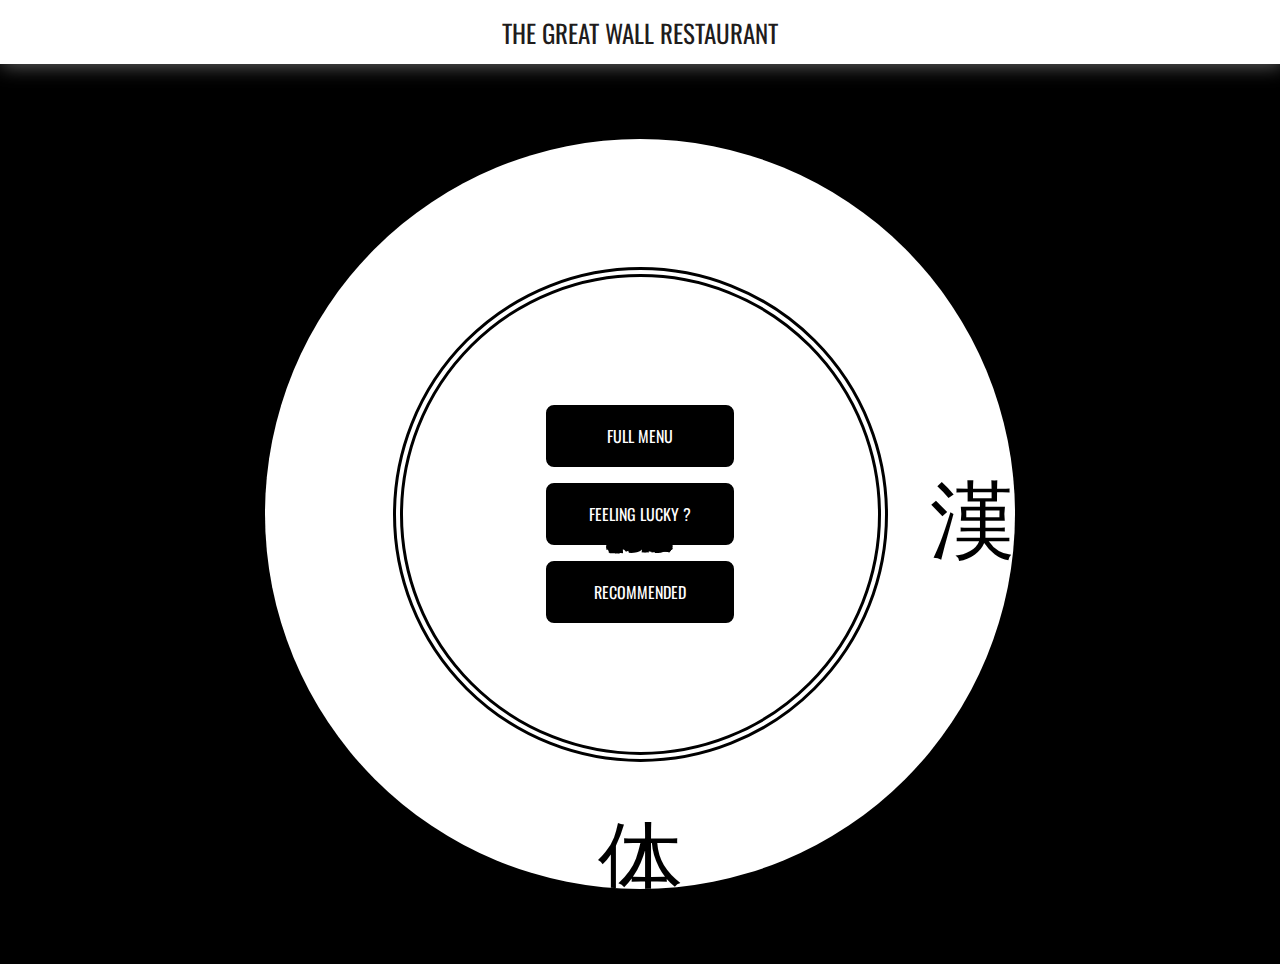
<file: greatwall/index.html>
<!DOCTYPE html>
<html lang="en" translate="no">
<head>
    <meta charset="UTF-8">
    <meta http-equiv="X-UA-Compatible" content="IE=edge">
    <meta name="viewport" content="width=device-width, initial-scale=1.0">
    <title>The Great Wall</title>
    <link rel="stylesheet" href="css/style.css">
    <link rel="preconnect" href="https://fonts.googleapis.com">
<link rel="preconnect" href="https://fonts.gstatic.com" crossorigin>
<link href="https://fonts.googleapis.com/css2?family=Oswald:wght@200;300;400;500;600;700&display=swap" rel="stylesheet">
</head>
<body>
    <!--header-->
    <div class="header">
        <div class="container">
            <p>THE GREAT WALL RESTAURANT</p>
        </div>
    </div>
    <!--landing-->
    <div class="landing">
        <div class="firstrow">
            <div class="nine">漢</div>
            <div class="twelve">儒</div>
            <div class="eleven">汉</div>
            <div class="ten">字</div>
            <div class="six">体</div>
            <div class="seven">显</div>
            <div class="eight">里</div>
            <div class="one">阴</div>
            <div class="two">龙</div>
            <div class="three">大</div>
            <div class="four">尤</div>
            <div class="five">裡</div>
        </div>
        <div class="secondrowcont">
            <div class="secondrow">
                <div class="nine">大</div>
                <div class="twelve">儒</div>
                <div class="eleven">字</div>
                <div class="ten">阴</div>
                <div class="six">体</div>
                <div class="seven">龙</div>
                <div class="eight">里</div>
                <div class="one">显</div>
                <div class="two">汉</div>
                <div class="three">漢</div>
                <div class="four">尤</div>
                <div class="five">裡</div>
            </div>
        </div>
        <div class="container">
            <a href="/menu.html">FULL MENU</a>
            <a href="">FEELING LUCKY ?</a>
            <a href="">RECOMMENDED</a>
        </div>
    </div>
</body>
</html>
</file>
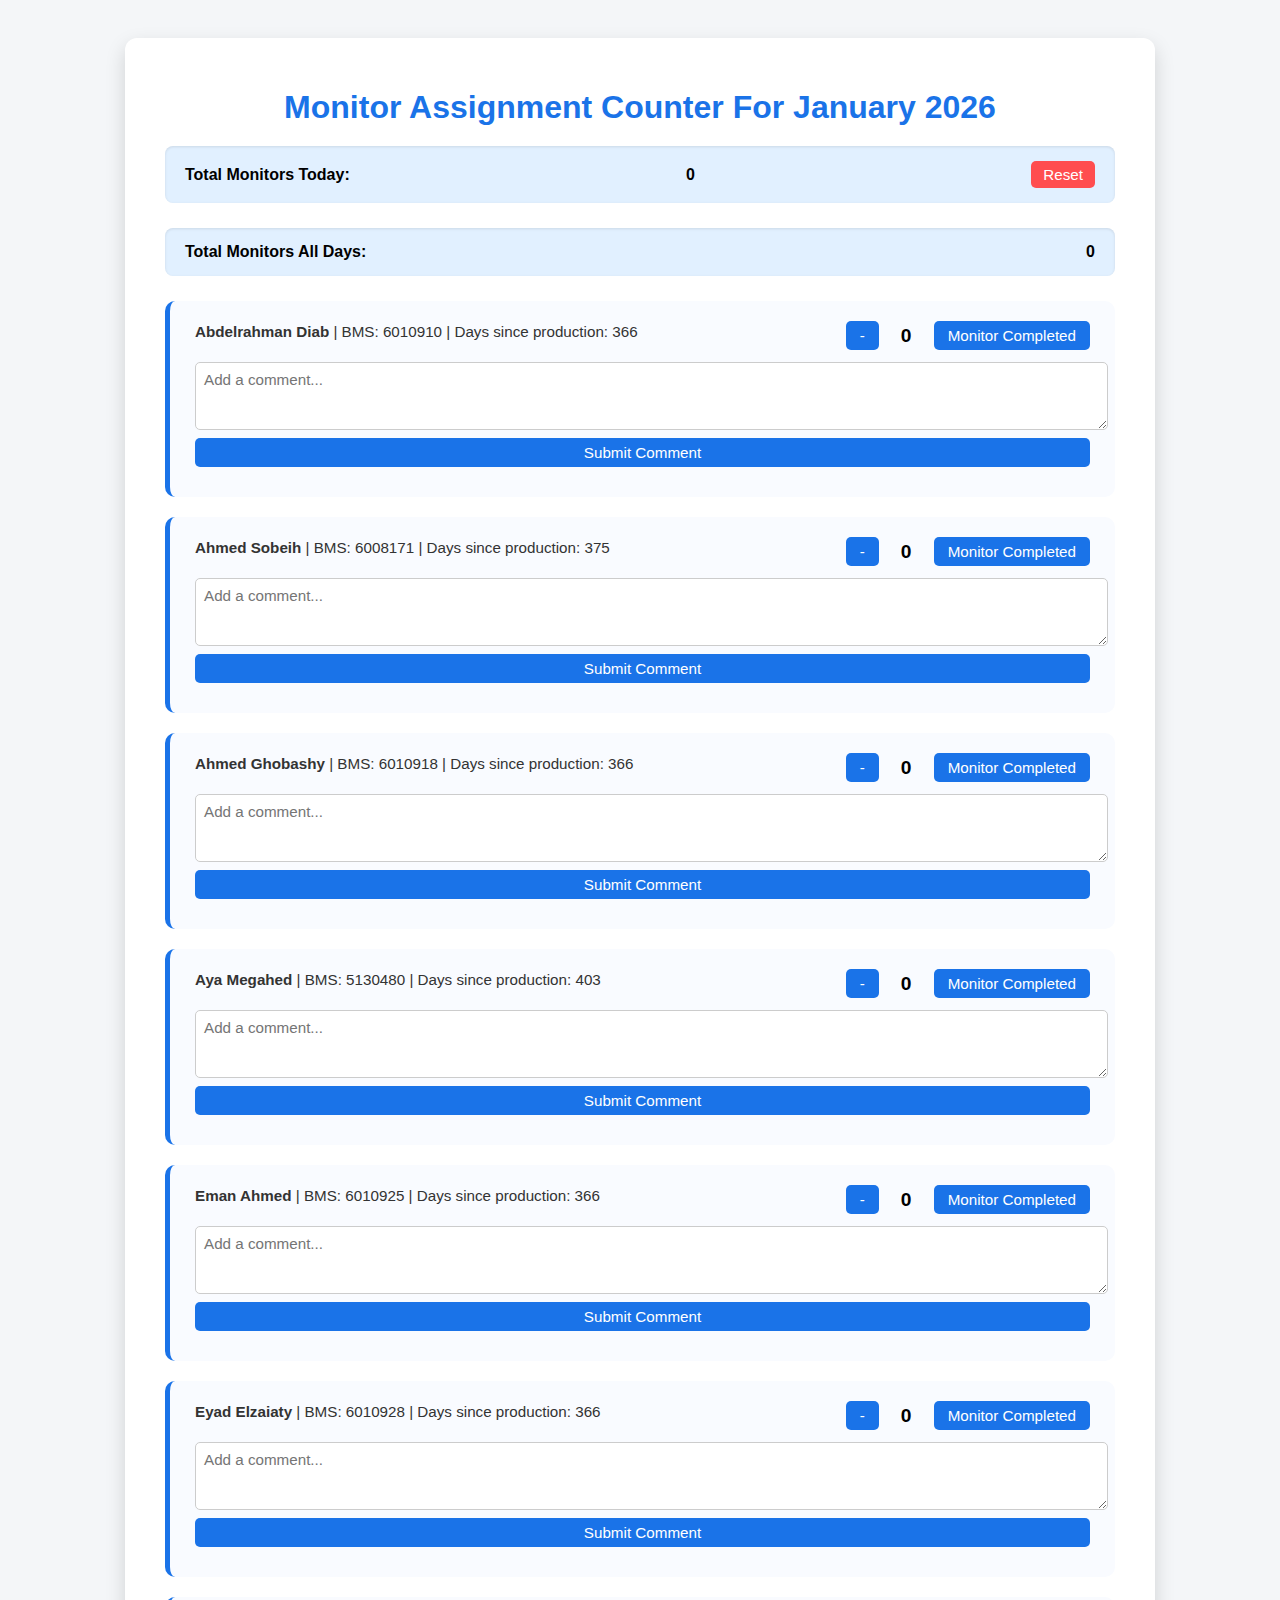
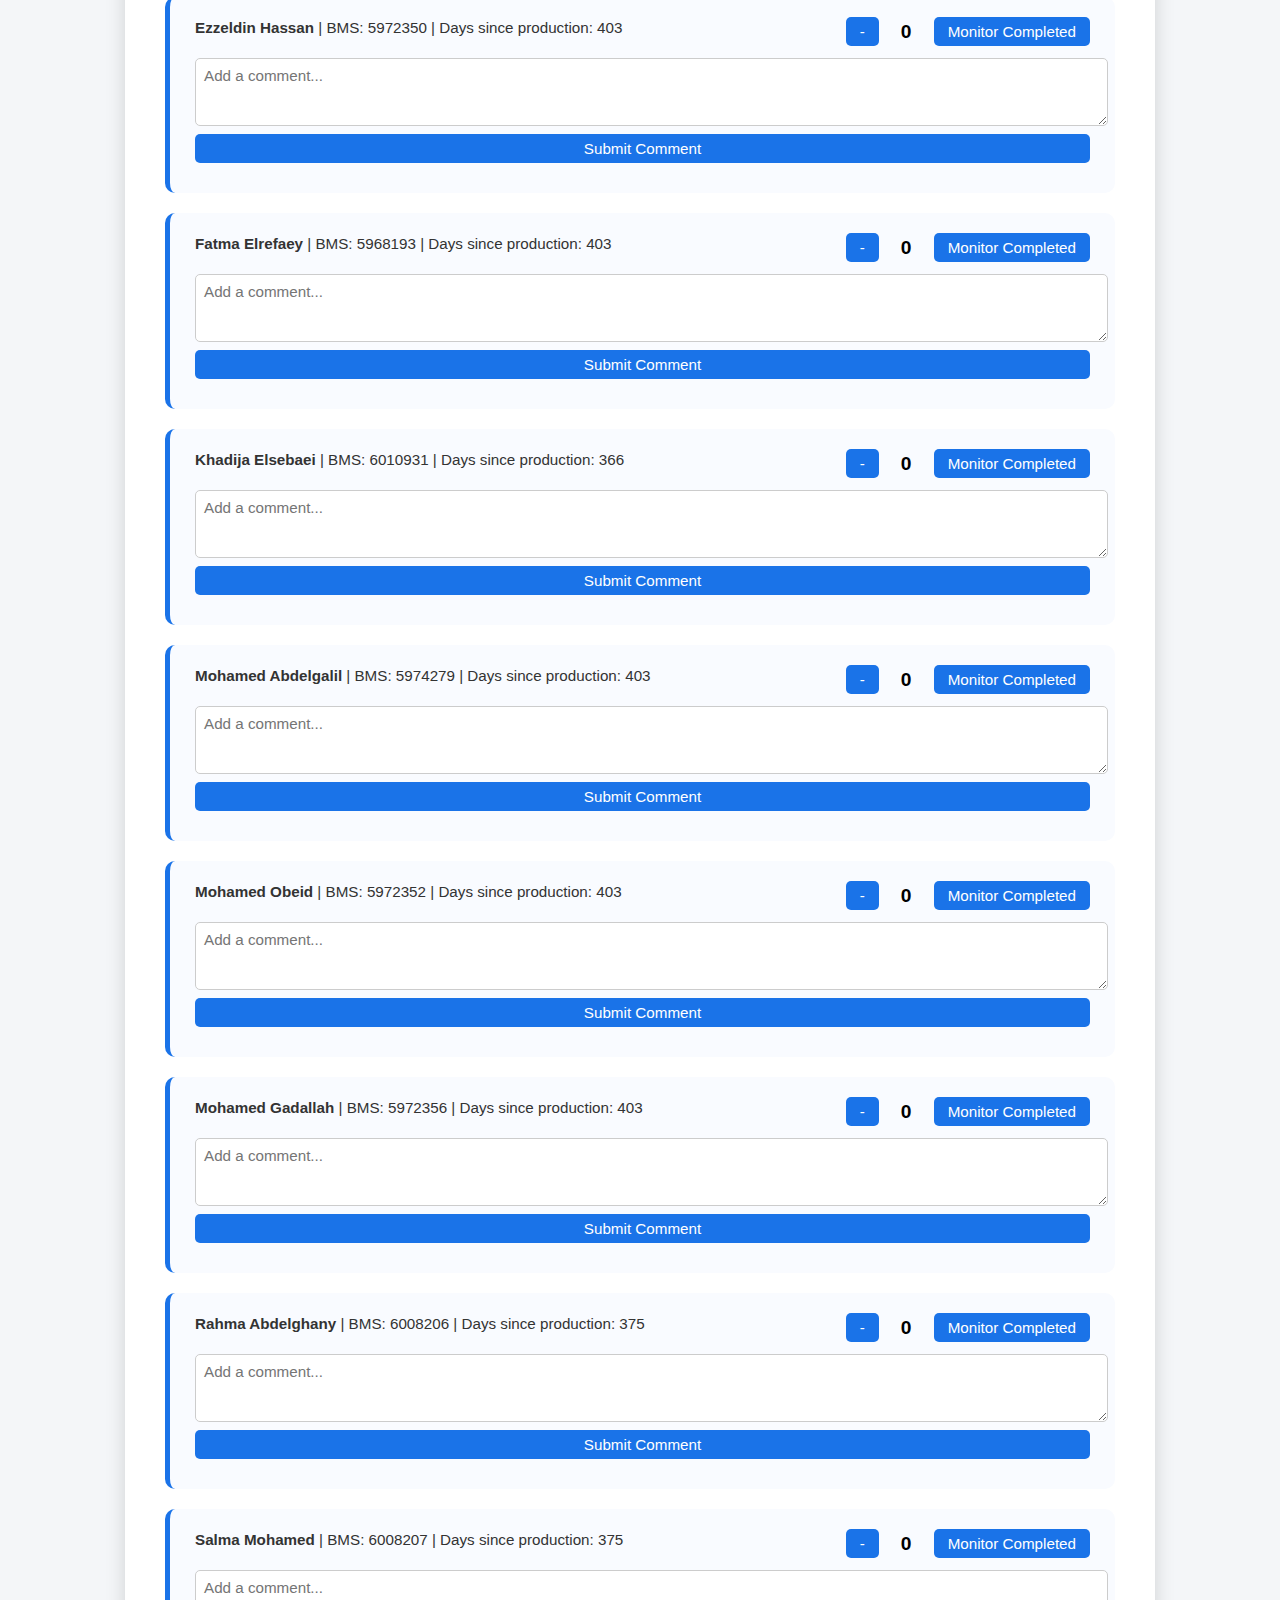
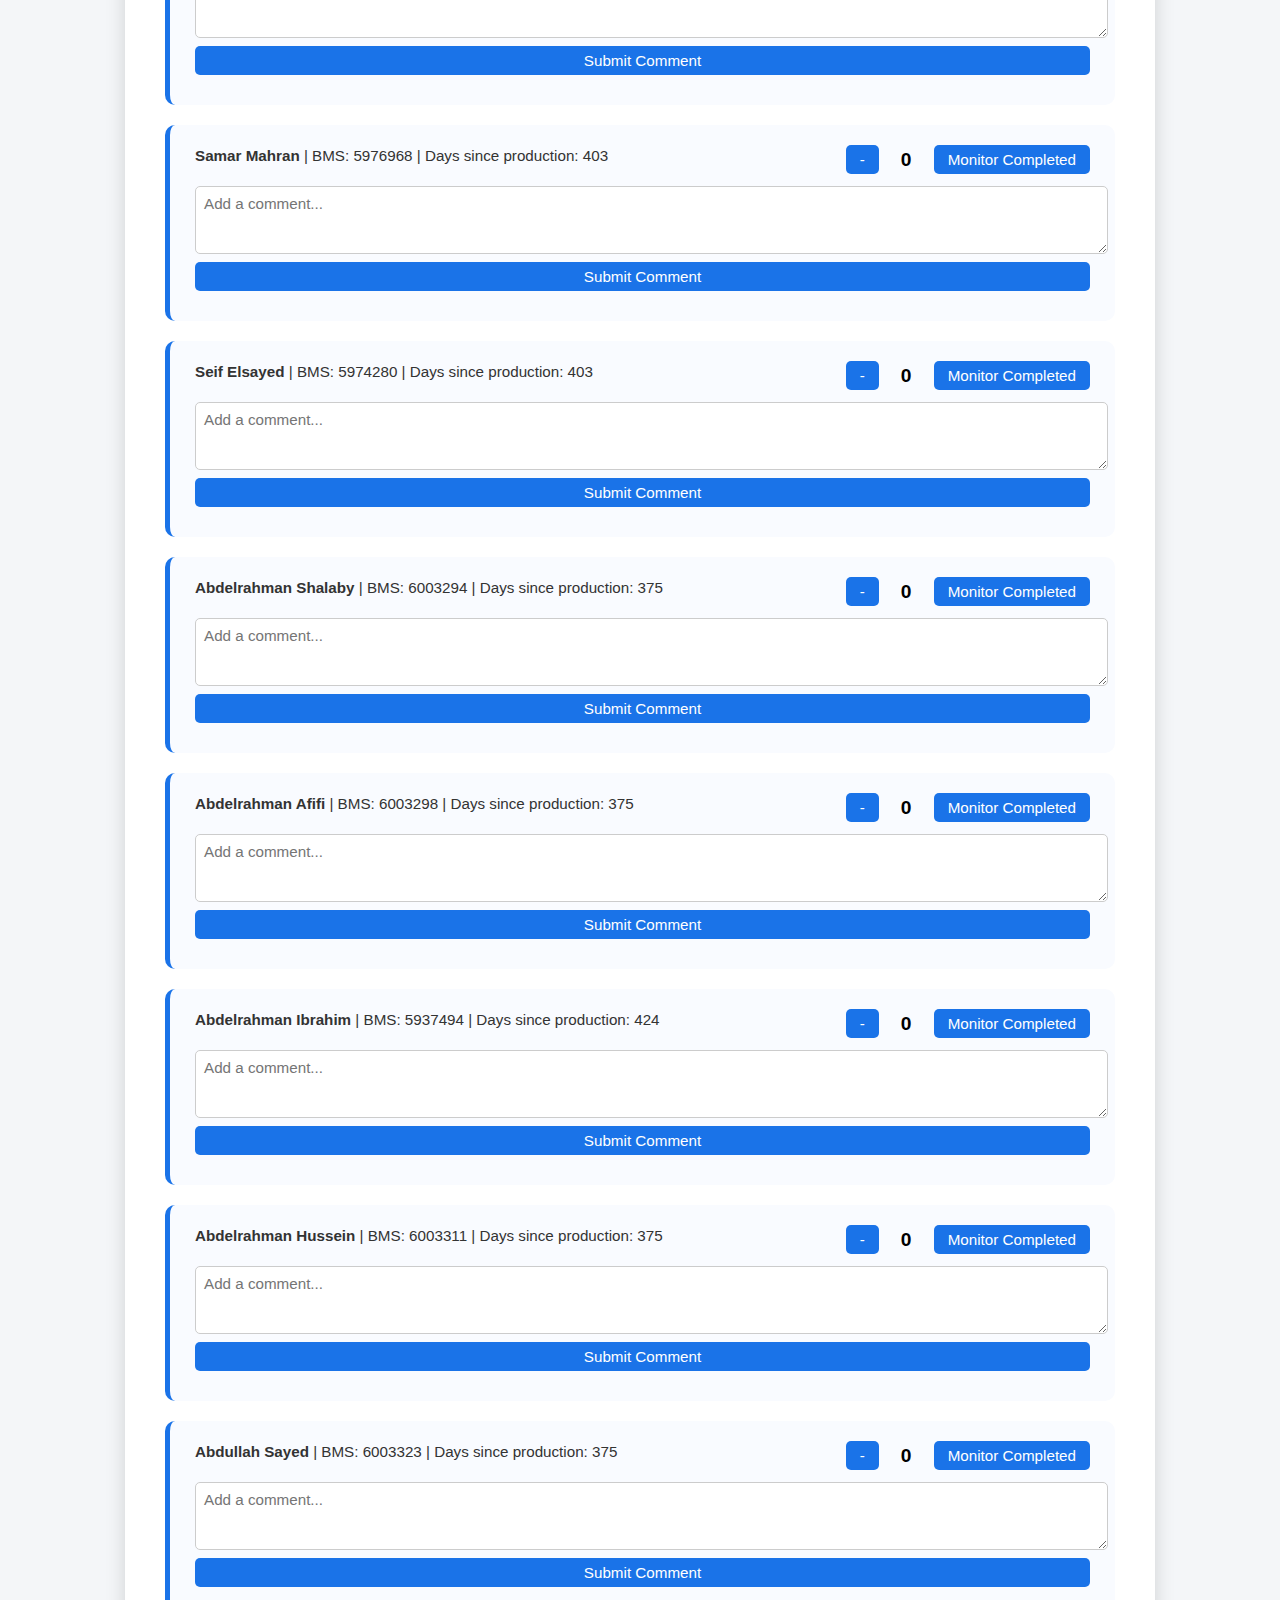
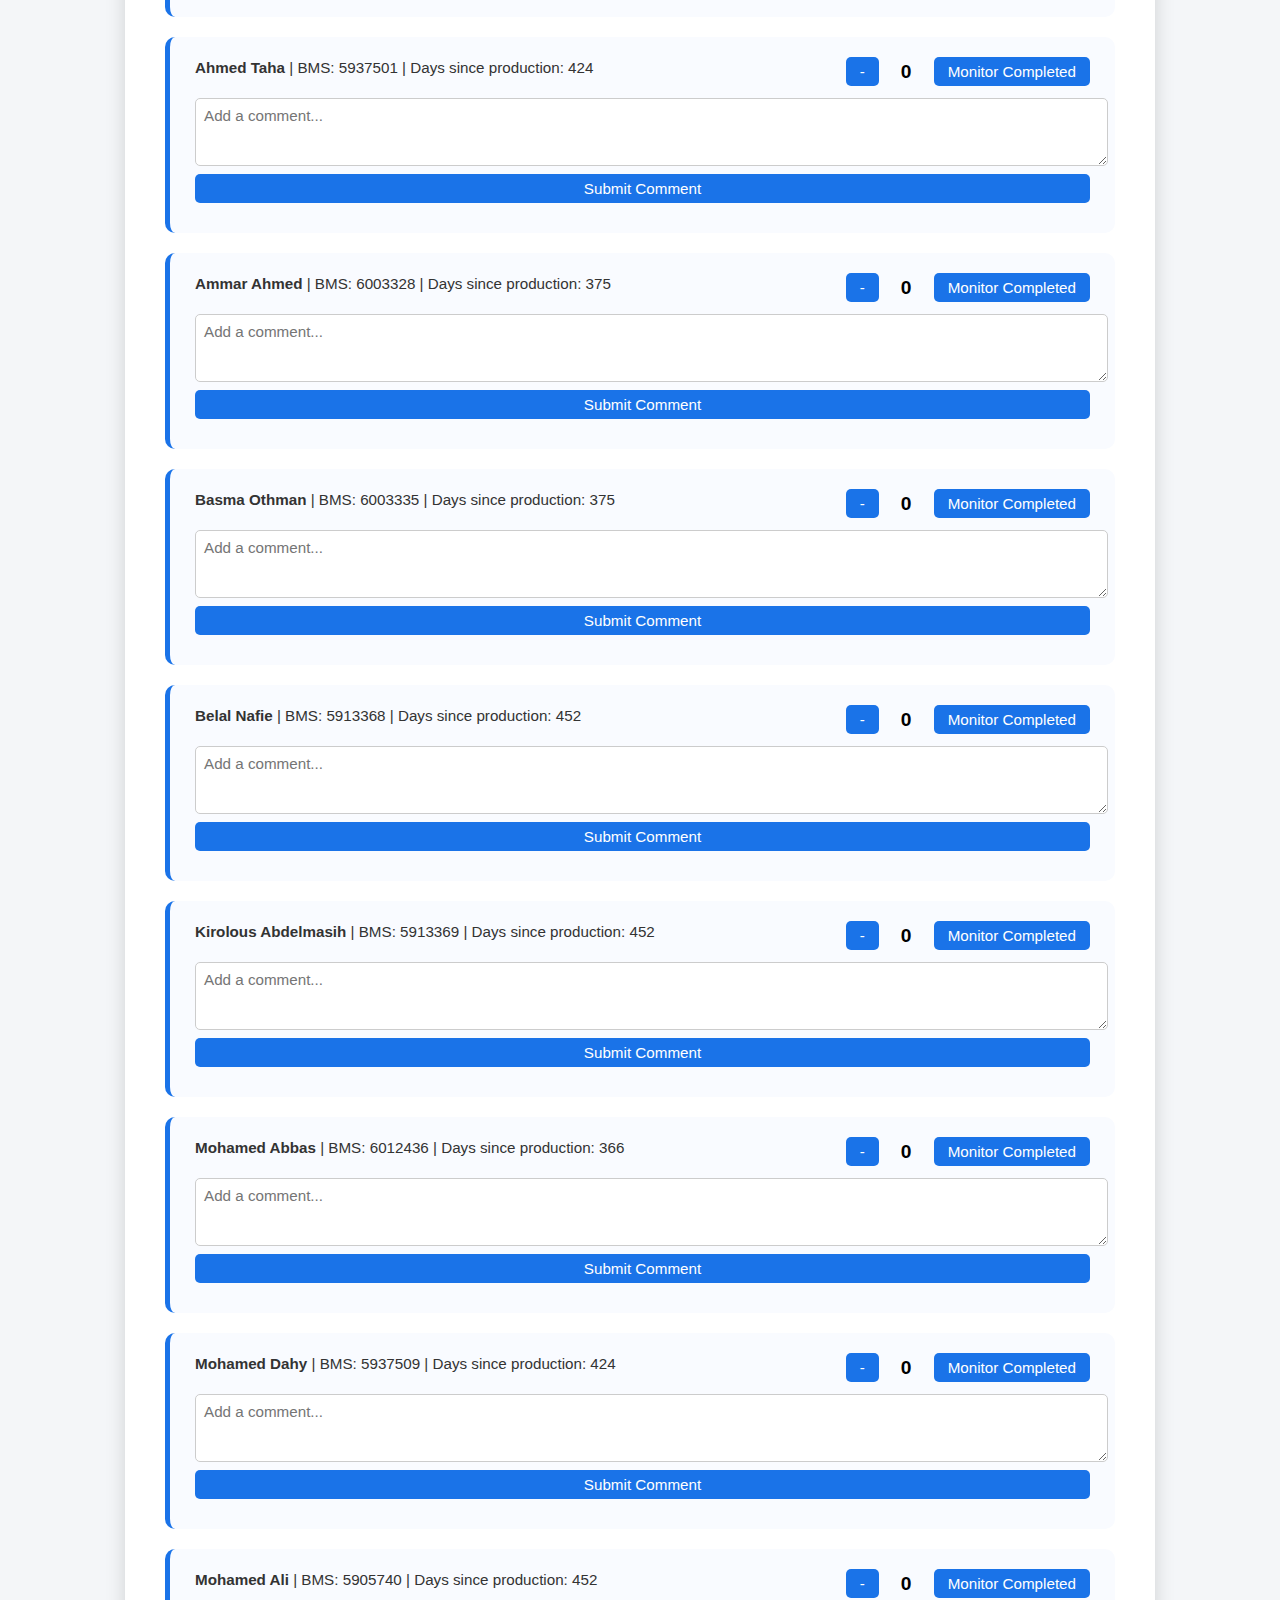
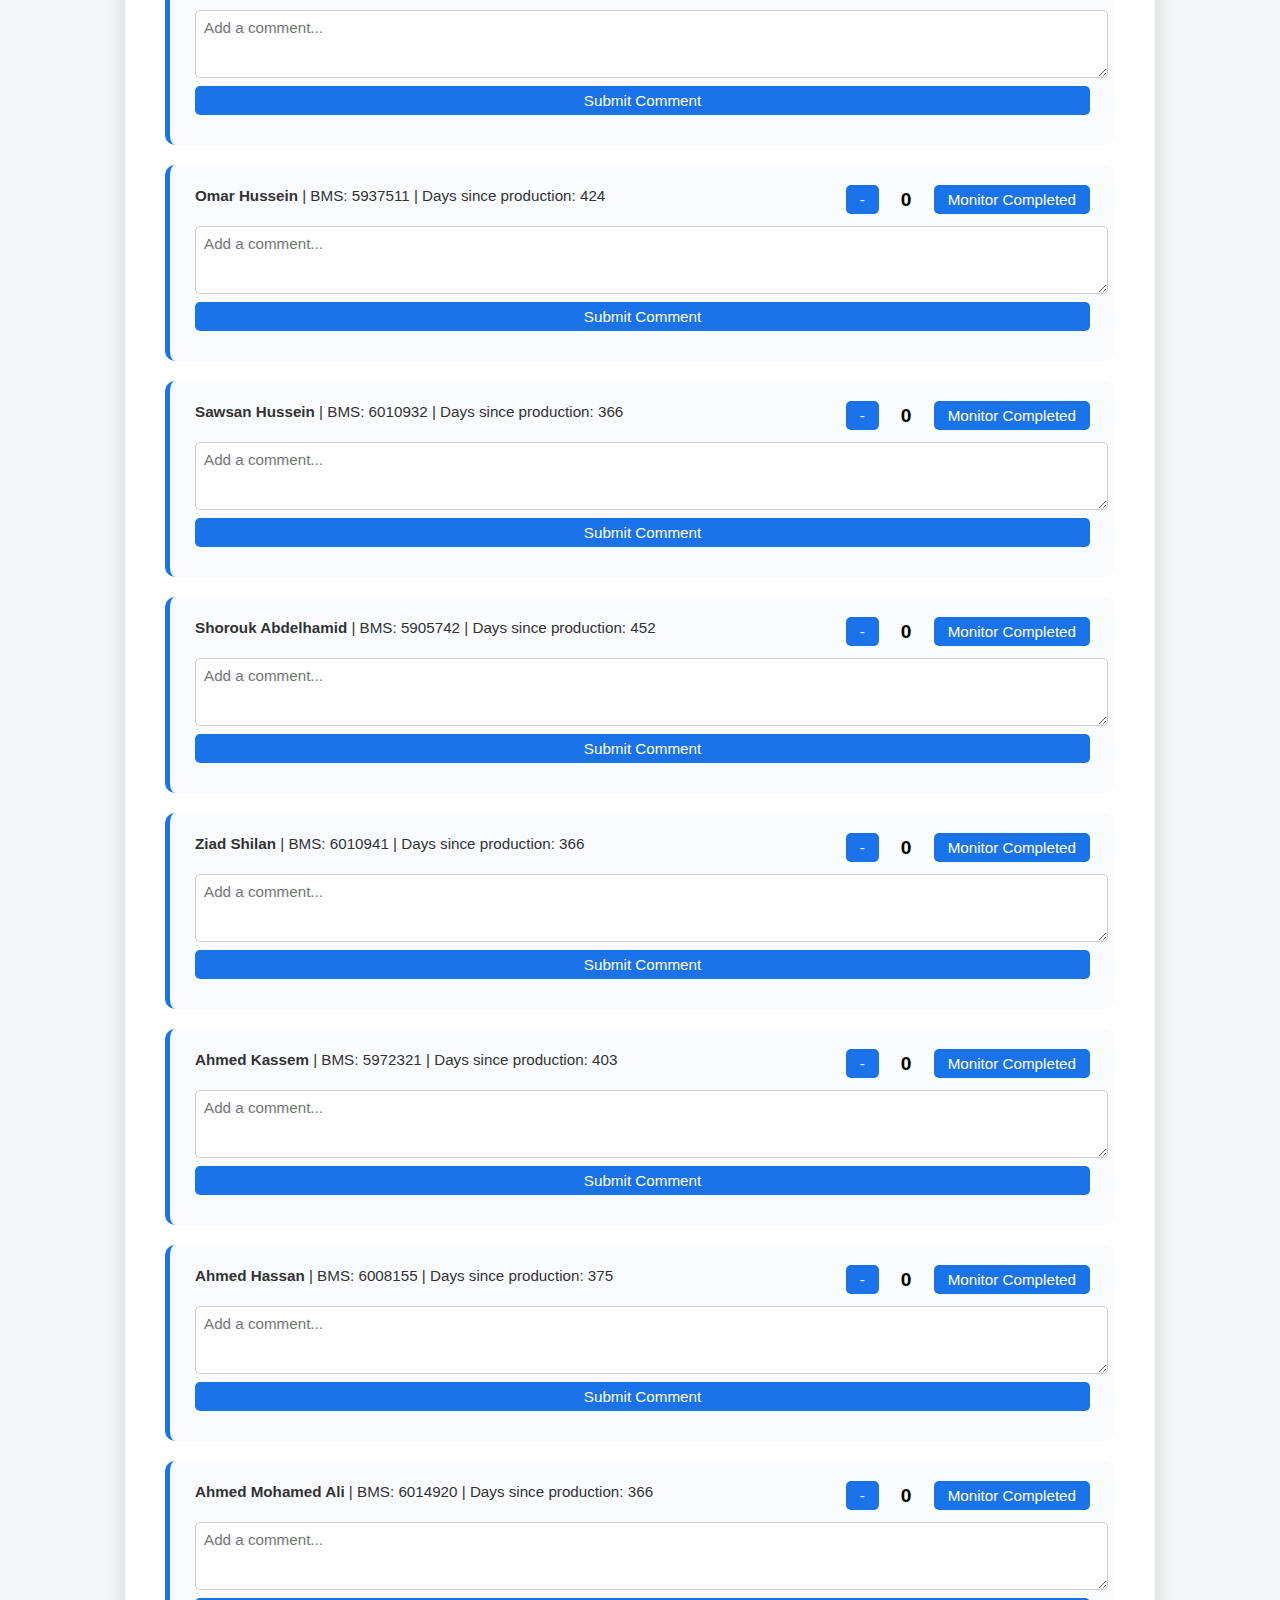
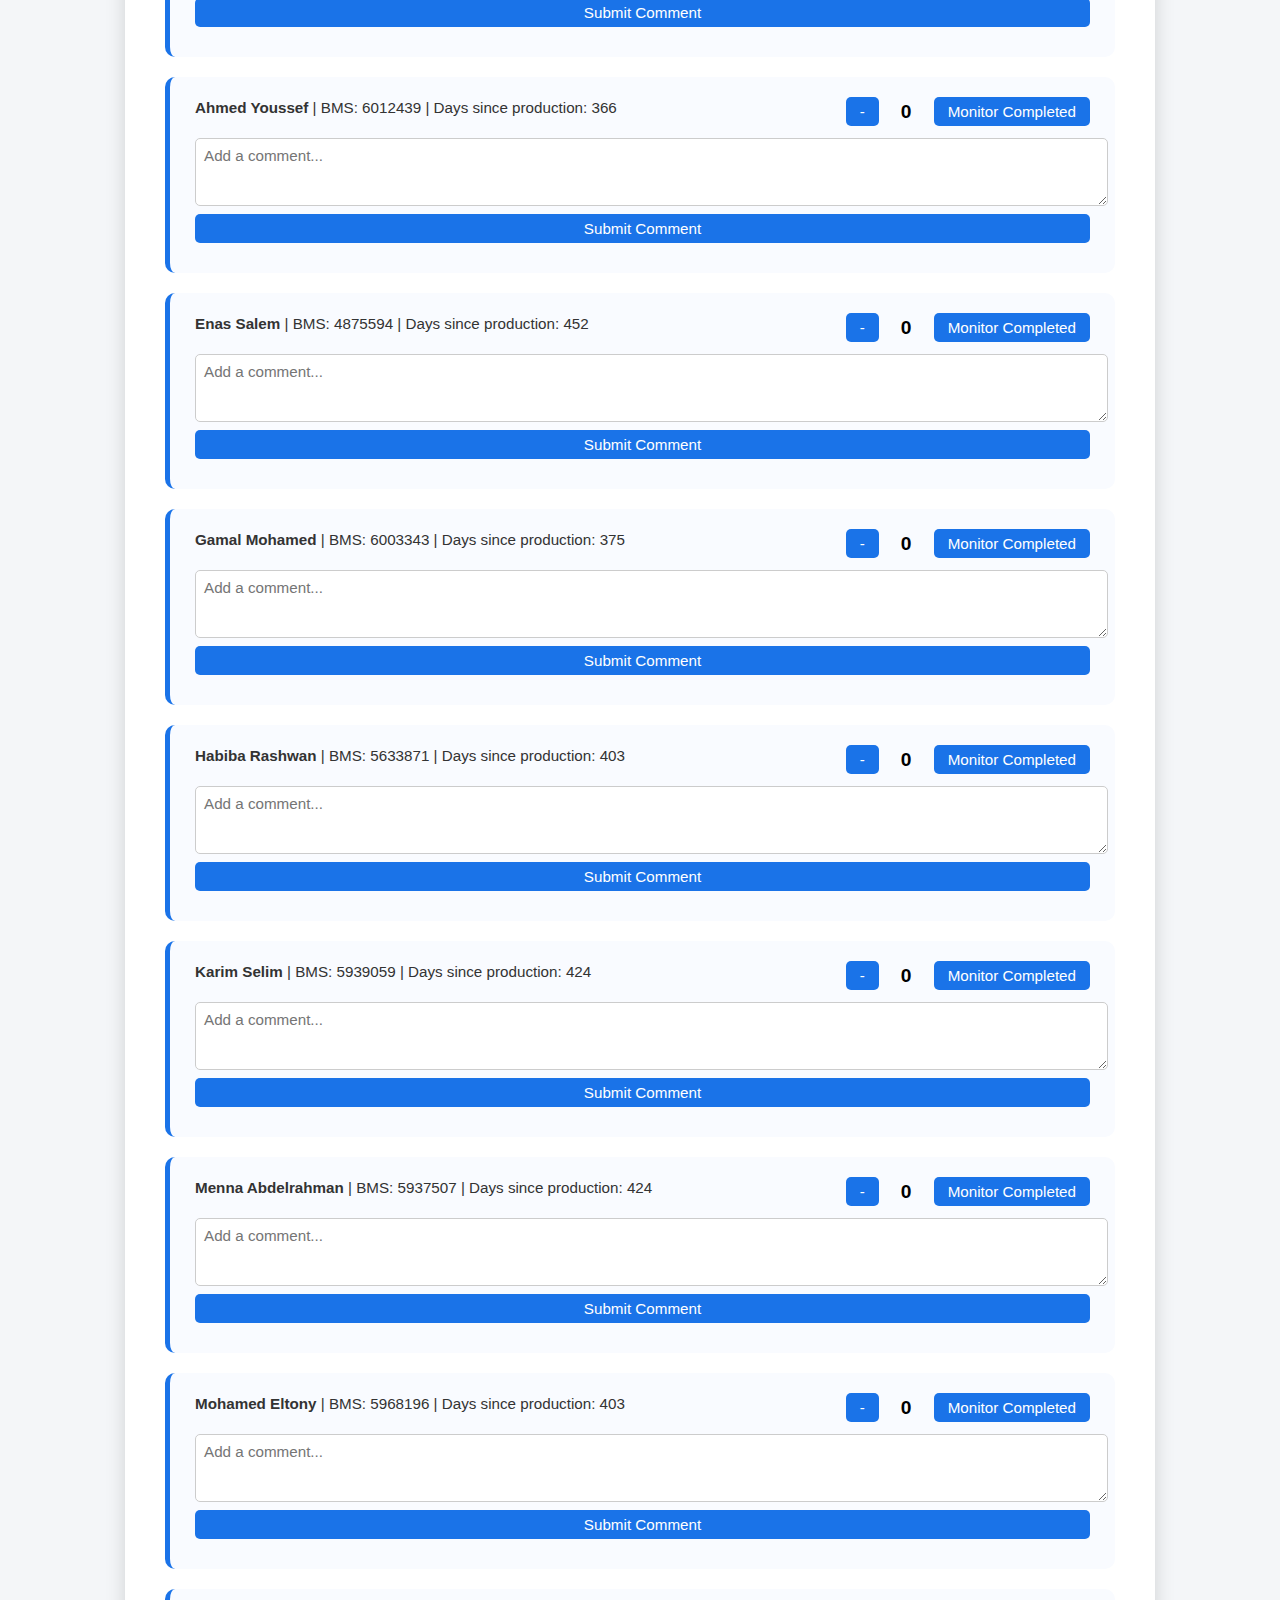
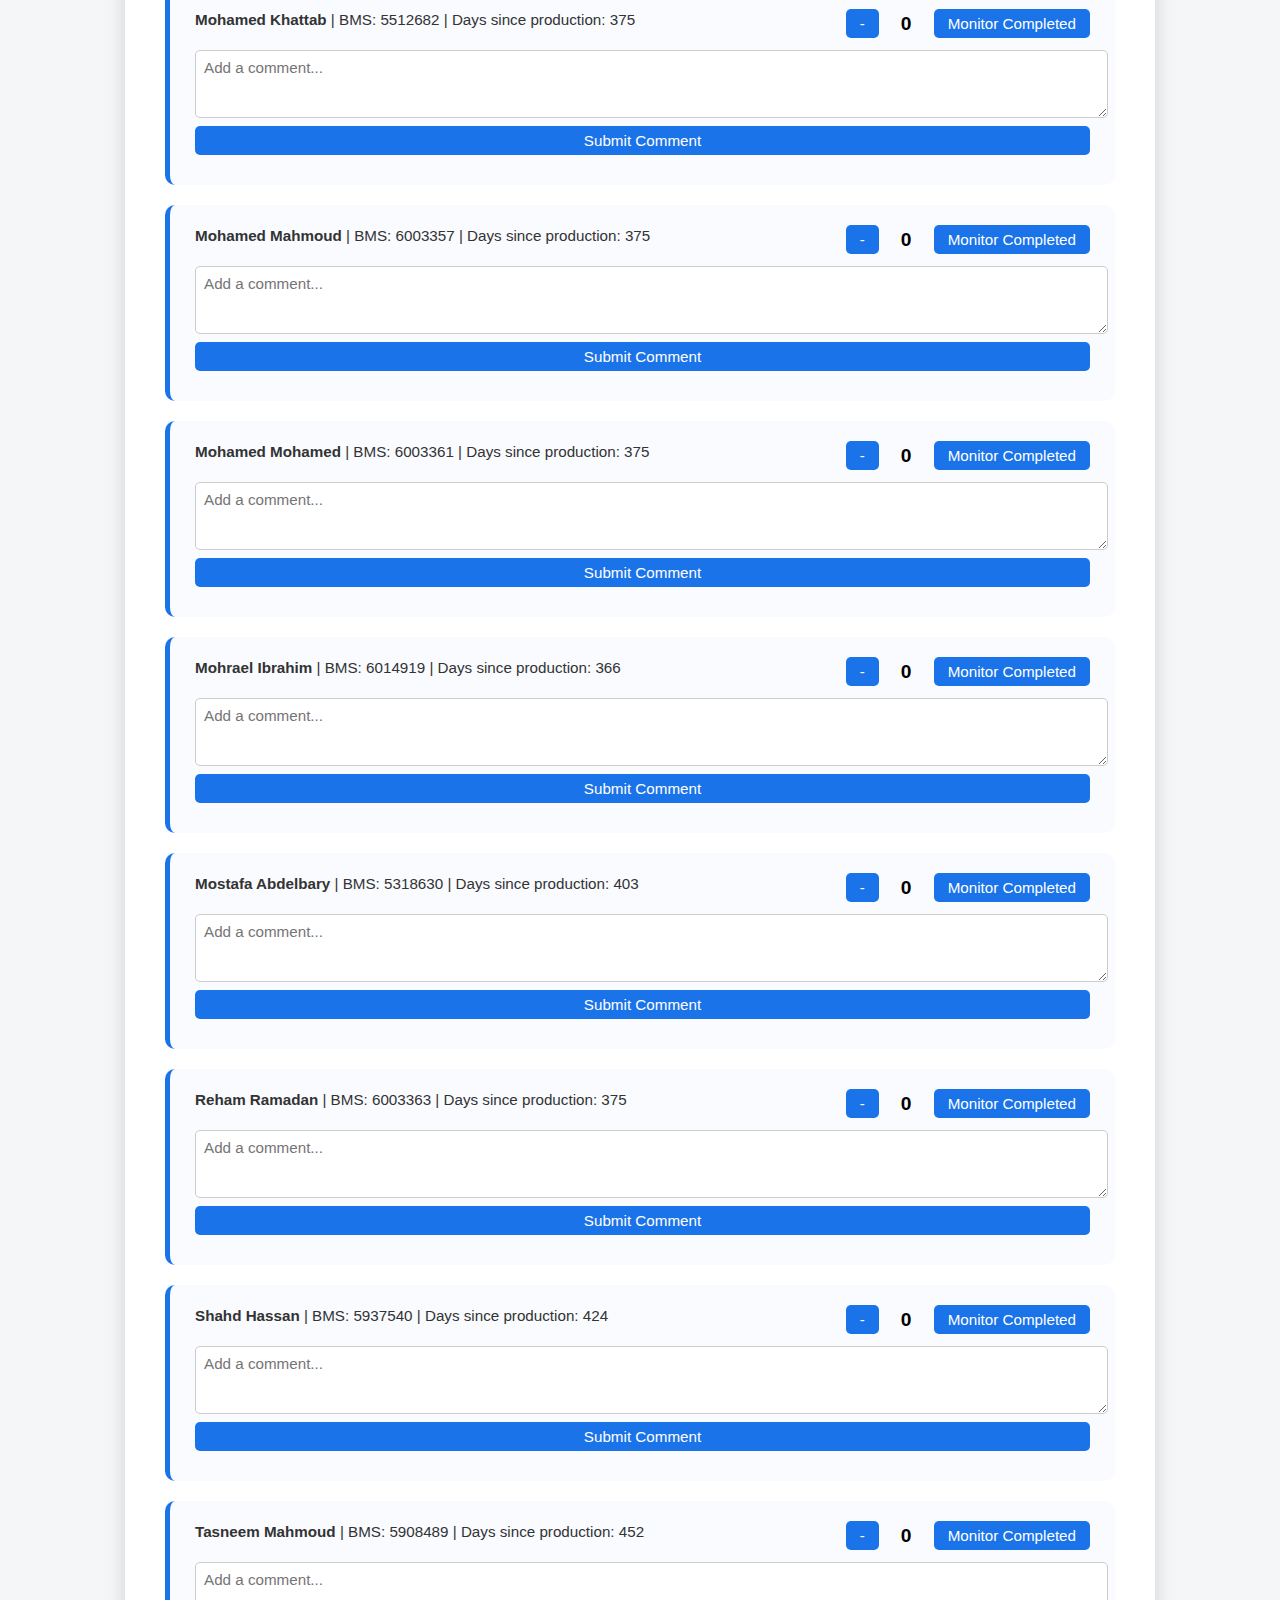
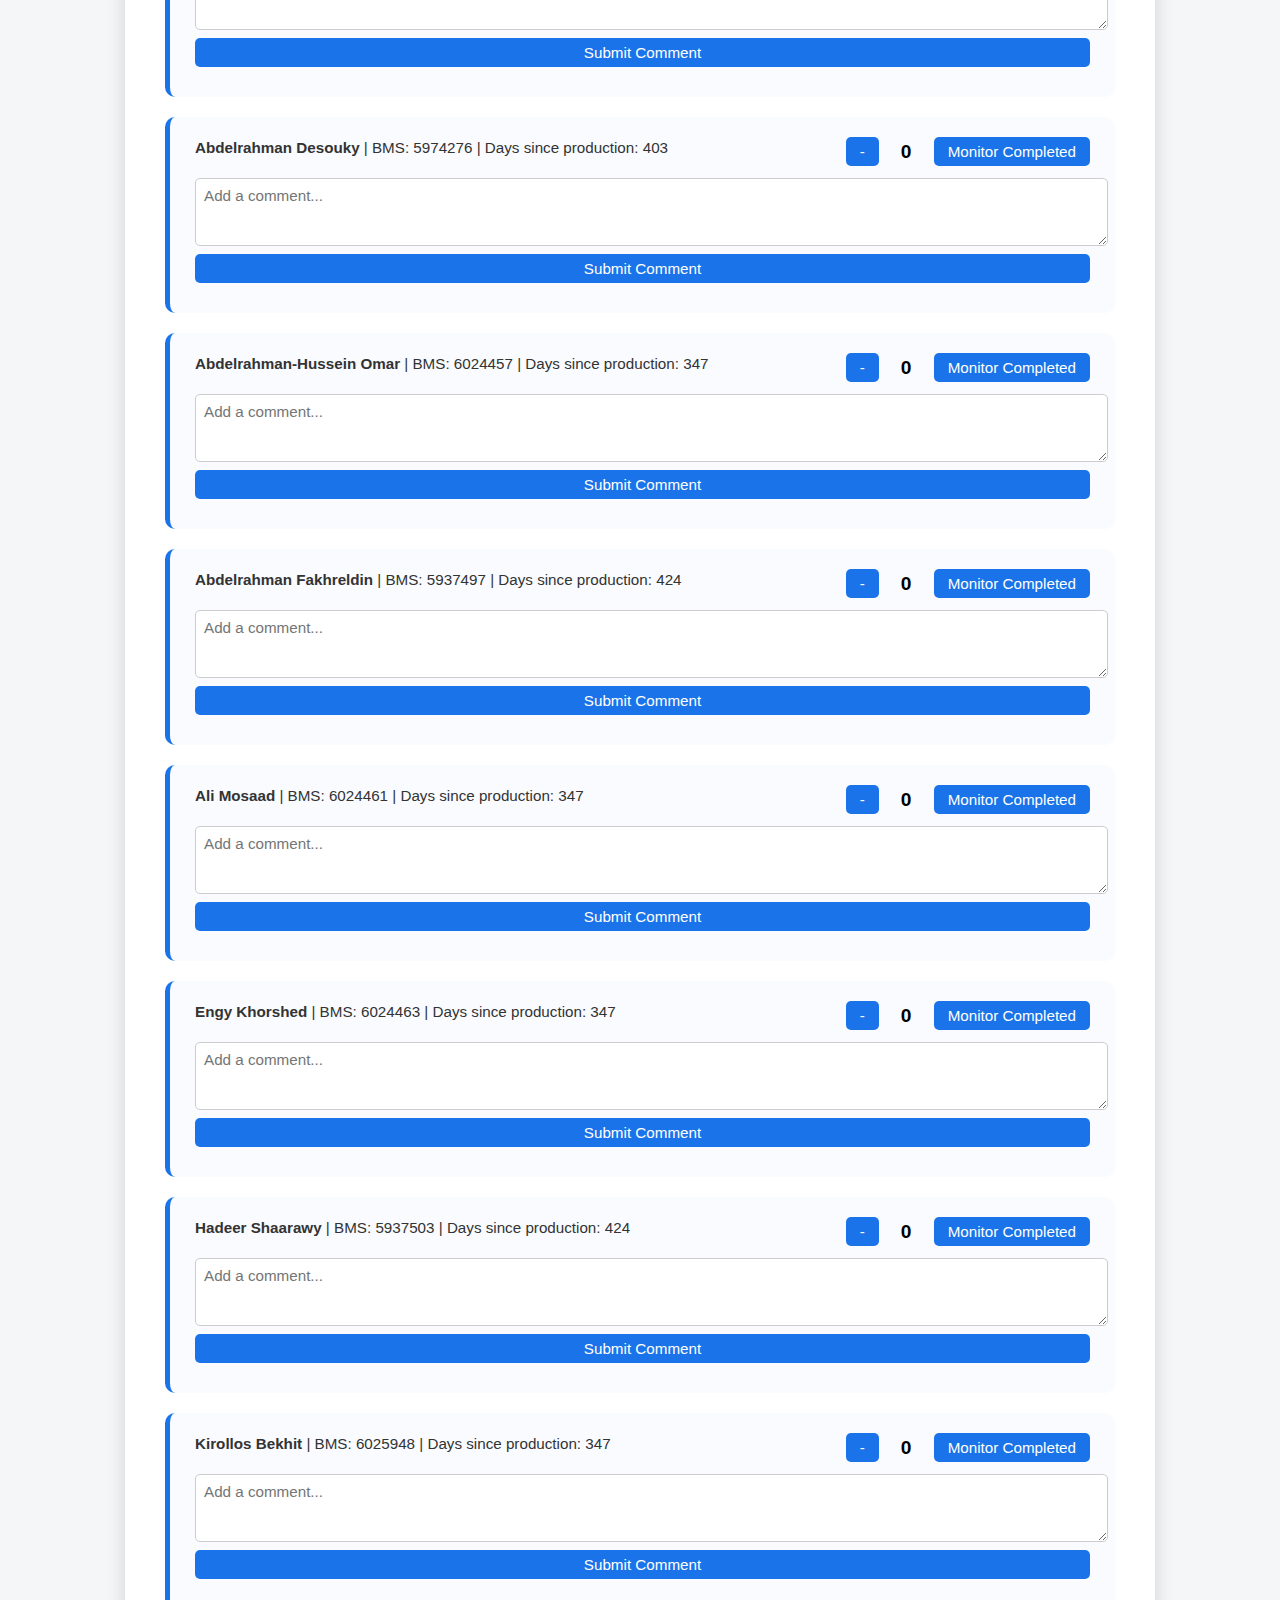
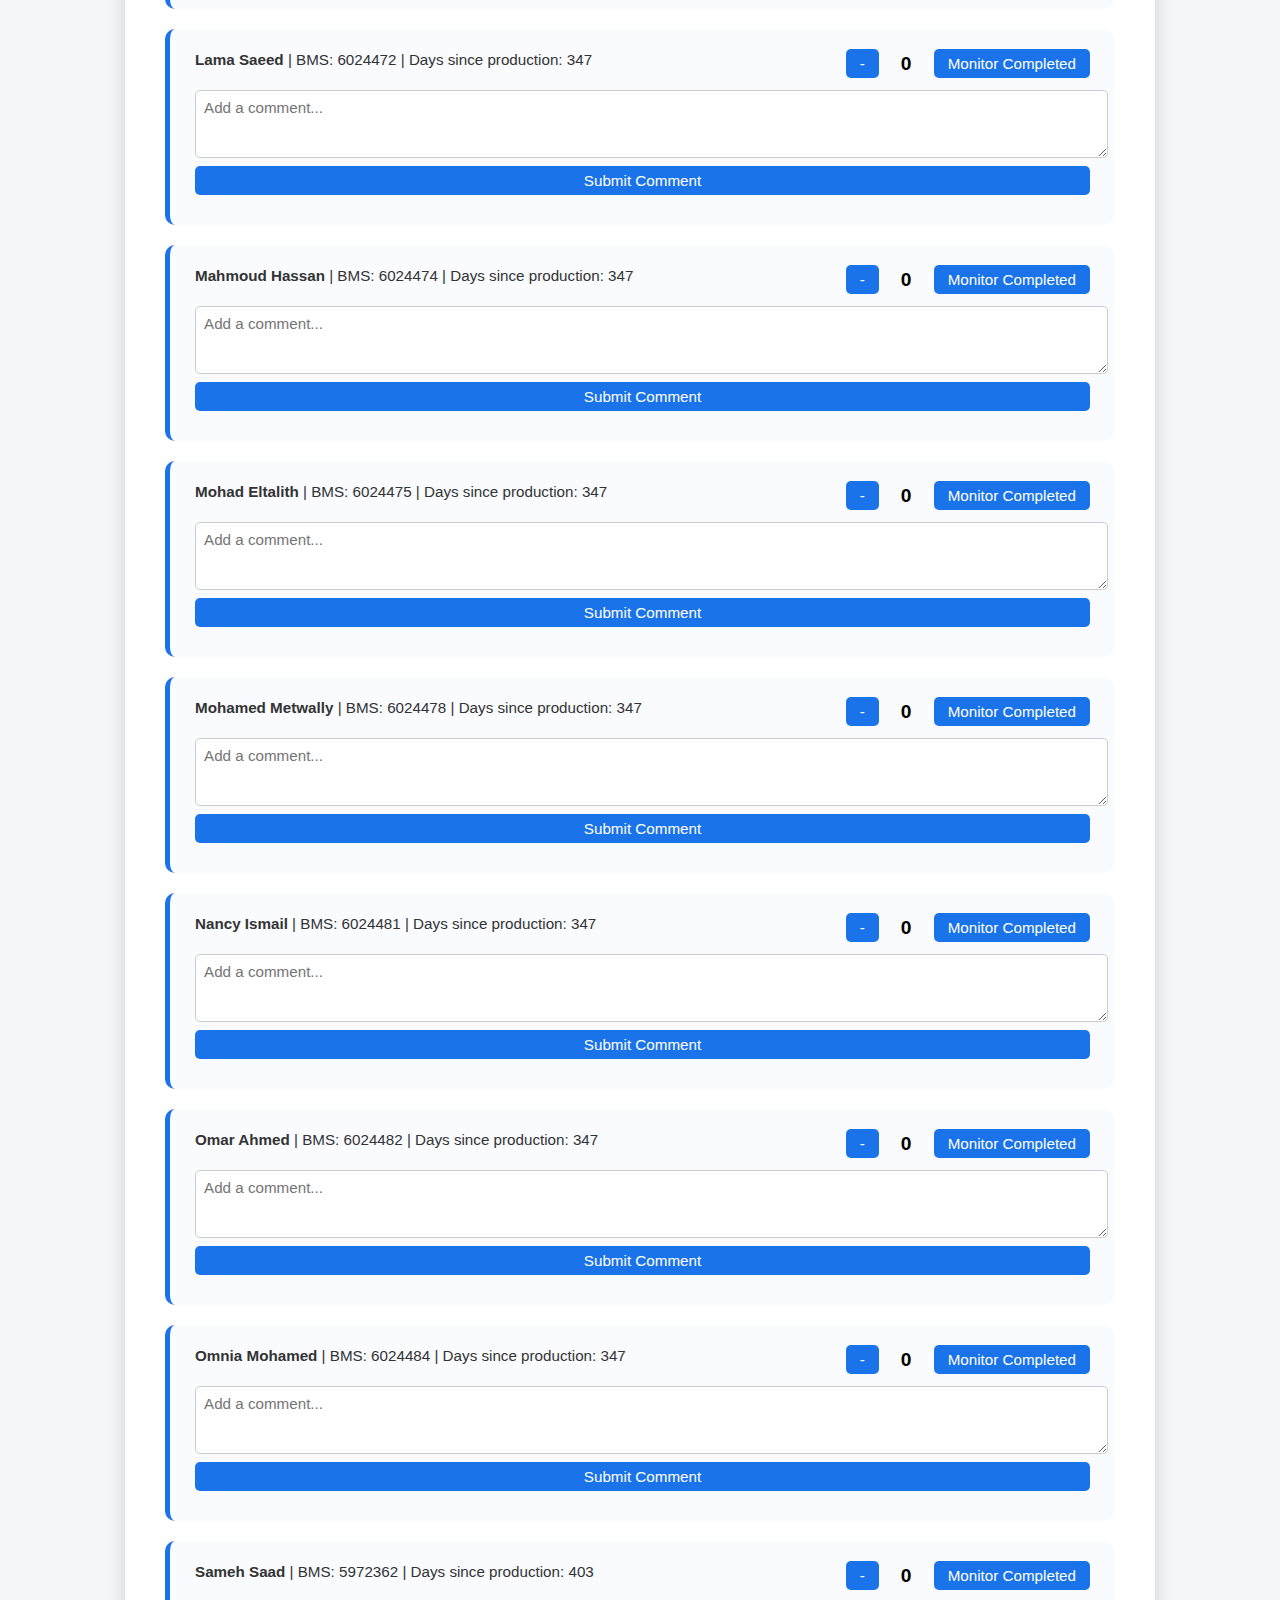
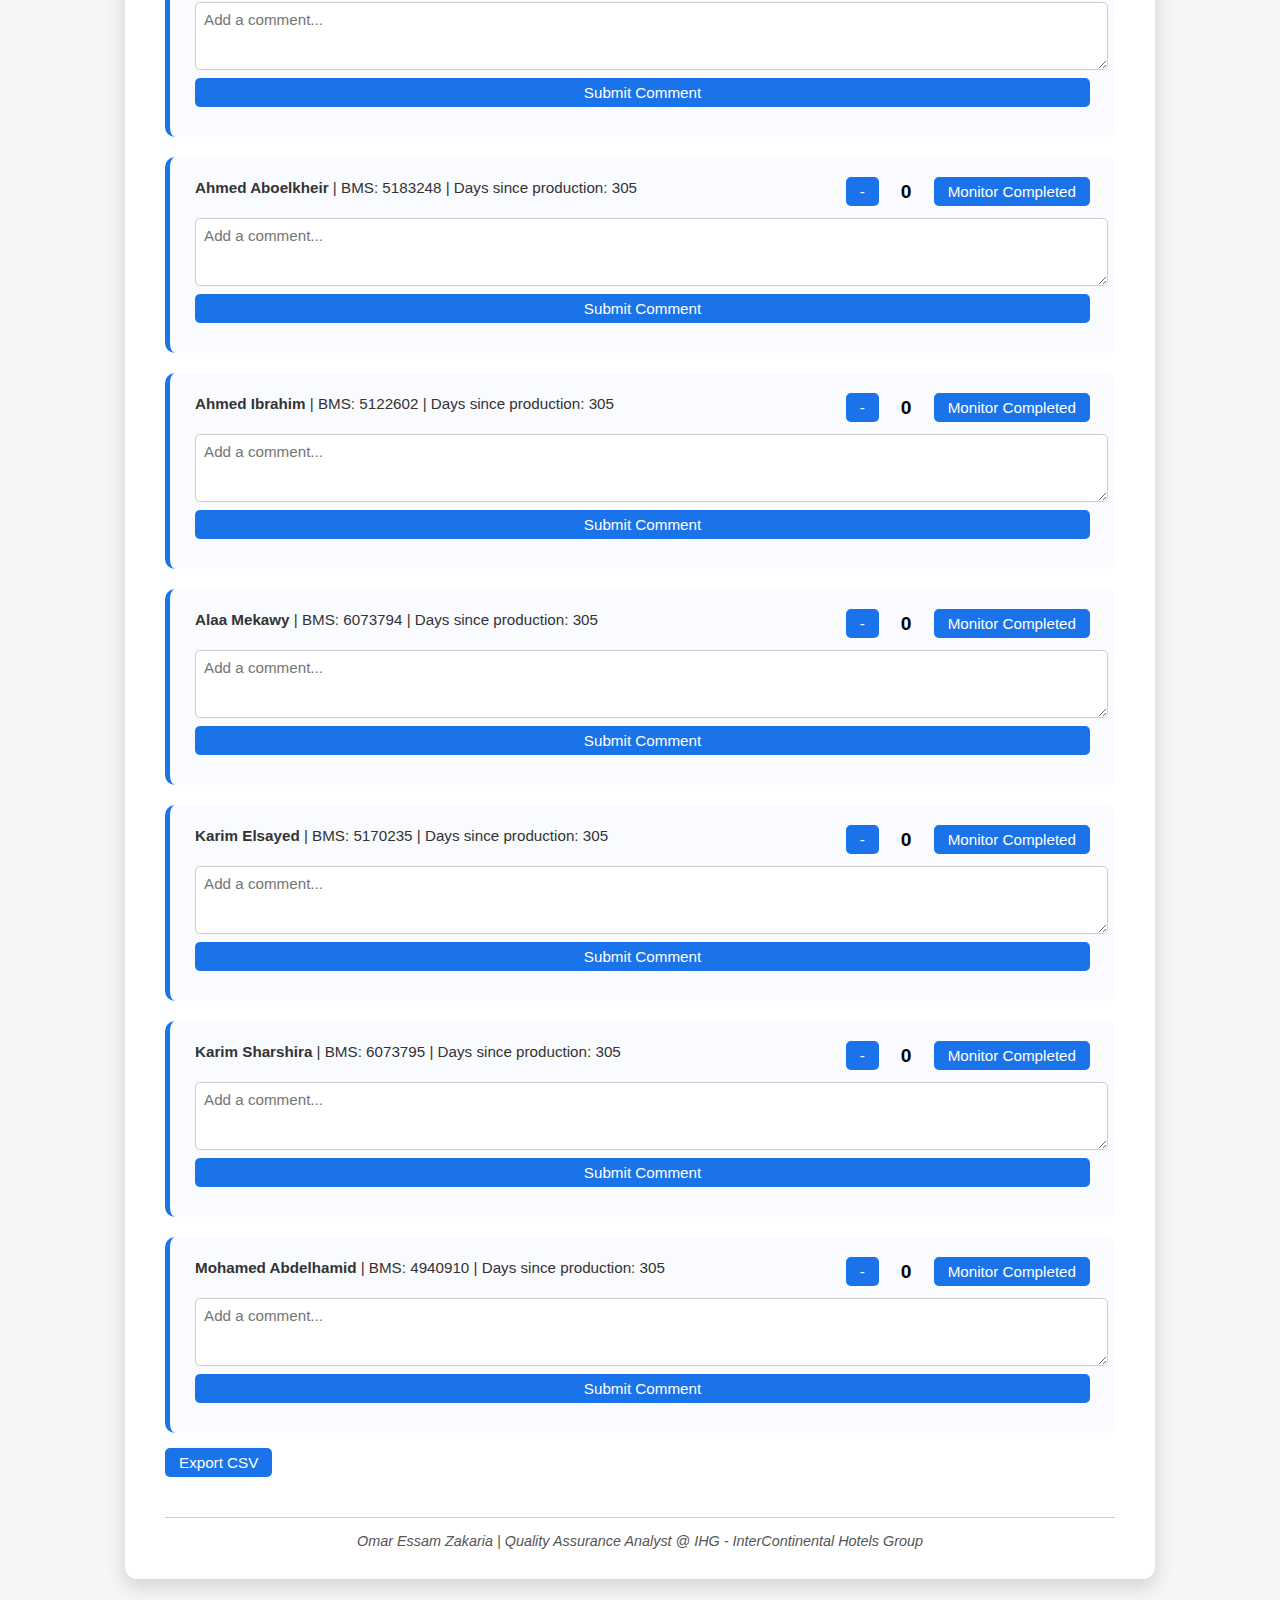
<file: monitorcounter/index.html>
<!DOCTYPE html>
<html lang="en">
<head>
<meta charset="UTF-8">
<meta name="viewport" content="width=device-width, initial-scale=1.0">
<title>Monitor Counter with BMS ID & Production Days</title>
<style>
    body {
        font-family: 'Segoe UI', Tahoma, Geneva, Verdana, sans-serif;
        background-color: #f4f6f8;
        display: flex;
        justify-content: center;
        padding: 30px 20px;
    }

    .container {
        background-color: #fff;
        padding: 30px 40px;
        border-radius: 12px;
        box-shadow: 0 8px 20px rgba(0,0,0,0.15);
        width: 100%;
        max-width: 950px;
    }

    h1 {
        text-align: center;
        margin-bottom: 20px;
        color: #1a73e8;
    }

    .daily-counter {
        display: flex;
        justify-content: space-between;
        align-items: center;
        background-color: #e1f0ff;
        padding: 15px 20px;
        border-radius: 8px;
        font-weight: bold;
        margin-bottom: 25px;
        box-shadow: inset 0 1px 3px rgba(0,0,0,0.1);
    }

    .daily-counter button {
        background-color: #ff4d4f;
        color: #fff;
        border: none;
        border-radius: 5px;
        padding: 5px 12px;
        cursor: pointer;
        transition: 0.3s;
    }

    .daily-counter button:hover {
        background-color: #d9363e;
    }

    .employee-list {
        display: flex;
        flex-direction: column;
        gap: 20px;
    }

    .employee {
        display: flex;
        flex-direction: column;
        padding: 20px 25px;
        background-color: #f9fbff;
        border-left: 5px solid #1a73e8;
        border-radius: 10px;
        transition: all 0.3s;
    }

    .employee:hover {
        background-color: #eef4ff;
        transform: scale(1.01);
    }

    .employee-header {
        display: flex;
        justify-content: space-between;
        align-items: center;
        margin-bottom: 12px;
        flex-wrap: wrap;
    }

    .employee-info {
        font-size: 0.95em;
        color: #333;
        margin-bottom: 8px;
    }

    .counter-section {
        display: flex;
        align-items: center;
        gap: 10px;
    }

    .counter {
        font-weight: bold;
        font-size: 1.2em;
        width: 35px;
        text-align: center;
    }

    button {
        padding: 6px 14px;
        font-size: 0.95em;
        background-color: #1a73e8;
        color: #fff;
        border: none;
        border-radius: 5px;
        cursor: pointer;
        transition: background-color 0.3s;
    }

    button:hover {
        background-color: #1669c1;
    }

    textarea {
        width: 100%;
        padding: 8px;
        border-radius: 5px;
        border: 1px solid #ccc;
        font-family: inherit;
        font-size: 0.95em;
        resize: vertical;
        min-height: 50px;
        margin-bottom: 8px;
    }

    .comments {
        margin-top: 10px;
        display: flex;
        flex-direction: column;
        gap: 6px;
    }

    .comment {
        background-color: #fff;
        padding: 6px 10px;
        border-radius: 5px;
        border-left: 3px solid #1a73e8;
        font-size: 0.95em;
        color: #333;
        position: relative;
    }

    .comment-date {
        font-weight: bold;
        margin-right: 5px;
        color: #555;
        font-size: 0.85em;
    }

    .delete-comment-btn {
        position: absolute;
        right: 8px;
        top: 50%;
        transform: translateY(-50%);
        background: red;
        border: none;
        color: white;
        padding: 2px 6px;
        font-size: 0.8em;
        border-radius: 3px;
        cursor: pointer;
    }

    footer {
        margin-top: 40px;
        text-align: center;
        font-size: 0.9em;
        color: #555;
        border-top: 1px solid #ccc;
        padding-top: 15px;
        font-style: italic;
    }
</style>
</head>
<body>
<div class="container">
    <h1>Monitor Assignment Counter For January 2026</h1>
    <div class="daily-counter">
        Total Monitors Today: <span id="dailyCounter">0</span>
        <button onclick="resetDailyCounter()">Reset</button>
    </div>
    <div class="employee-list" id="employeeList"></div>
    <footer>
        Omar Essam Zakaria | Quality Assurance Analyst @ IHG - InterContinental Hotels Group
    </footer>
</div>

<script>
// Employee list with BMS ID, Name, Production Date
const employees = [
    {bms:"6010910", name:"Abdelrahman Diab", prodDate:"23/07/2025"},
    {bms:"6008171", name:"Ahmed Sobeih", prodDate:"14/07/2025"},
    {bms:"6010918", name:"Ahmed Ghobashy", prodDate:"23/07/2025"},
    {bms:"5130480", name:"Aya Megahed", prodDate:"16/06/2025"},
    {bms:"6010925", name:"Eman Ahmed", prodDate:"23/07/2025"},
    {bms:"6010928", name:"Eyad Elzaiaty", prodDate:"23/07/2025"},
    {bms:"5972350", name:"Ezzeldin Hassan", prodDate:"16/06/2025"},
    {bms:"5968193", name:"Fatma Elrefaey", prodDate:"16/06/2025"},
    {bms:"6010931", name:"Khadija Elsebaei", prodDate:"23/07/2025"},
    {bms:"5974279", name:"Mohamed Abdelgalil", prodDate:"16/06/2025"},
    {bms:"5972352", name:"Mohamed Obeid", prodDate:"16/06/2025"},
    {bms:"5972356", name:"Mohamed Gadallah", prodDate:"16/06/2025"},
    {bms:"6008206", name:"Rahma Abdelghany", prodDate:"14/07/2025"},
    {bms:"6008207", name:"Salma Mohamed", prodDate:"14/07/2025"},
    {bms:"5976968", name:"Samar Mahran", prodDate:"16/06/2025"},
    {bms:"5974280", name:"Seif Elsayed", prodDate:"16/06/2025"},
    {bms:"6003294", name:"Abdelrahman Shalaby", prodDate:"14/07/2025"},
    {bms:"6003298", name:"Abdelrahman Afifi", prodDate:"14/07/2025"},
    {bms:"5937494", name:"Abdelrahman Ibrahim", prodDate:"26/05/2025"},
    {bms:"6003311", name:"Abdelrahman Hussein", prodDate:"14/07/2025"},
    {bms:"6003323", name:"Abdullah Sayed", prodDate:"14/07/2025"},
    {bms:"5937501", name:"Ahmed Taha", prodDate:"26/05/2025"},
    {bms:"6003328", name:"Ammar Ahmed", prodDate:"14/07/2025"},
    {bms:"6003335", name:"Basma Othman", prodDate:"14/07/2025"},
    {bms:"5913368", name:"Belal Nafie", prodDate:"28/04/2025"},
    {bms:"5913369", name:"Kirolous Abdelmasih", prodDate:"28/04/2025"},
    {bms:"6012436", name:"Mohamed Abbas", prodDate:"23/07/2025"},
    {bms:"5937509", name:"Mohamed Dahy", prodDate:"26/05/2025"},
    {bms:"5905740", name:"Mohamed Ali", prodDate:"28/04/2025"},
    {bms:"5937511", name:"Omar Hussein", prodDate:"26/05/2025"},
    {bms:"6010932", name:"Sawsan Hussein", prodDate:"23/07/2025"},
    {bms:"5905742", name:"Shorouk Abdelhamid", prodDate:"28/04/2025"},
    {bms:"6010941", name:"Ziad Shilan", prodDate:"23/07/2025"},
    {bms:"5972321", name:"Ahmed Kassem", prodDate:"16/06/2025"},
    {bms:"6008155", name:"Ahmed Hassan", prodDate:"14/07/2025"},
    {bms:"6014920", name:"Ahmed Mohamed Ali", prodDate:"23/07/2025"},
    {bms:"6012439", name:"Ahmed Youssef", prodDate:"23/07/2025"},
    {bms:"4875594", name:"Enas Salem", prodDate:"28/04/2025"},
    {bms:"6003343", name:"Gamal Mohamed", prodDate:"14/07/2025"},
    {bms:"5633871", name:"Habiba Rashwan", prodDate:"16/06/2025"},
    {bms:"5939059", name:"Karim Selim", prodDate:"26/05/2025"},
    {bms:"5937507", name:"Menna Abdelrahman", prodDate:"26/05/2025"},
    {bms:"5968196", name:"Mohamed Eltony", prodDate:"16/06/2025"},
    {bms:"5512682", name:"Mohamed Khattab", prodDate:"14/07/2025"},
    {bms:"6003357", name:"Mohamed Mahmoud", prodDate:"14/07/2025"},
    {bms:"6003361", name:"Mohamed Mohamed", prodDate:"14/07/2025"},
    {bms:"6014919", name:"Mohrael Ibrahim", prodDate:"23/07/2025"},
    {bms:"5318630", name:"Mostafa Abdelbary", prodDate:"16/06/2025"},
    {bms:"6003363", name:"Reham Ramadan", prodDate:"14/07/2025"},
    {bms:"5937540", name:"Shahd Hassan", prodDate:"26/05/2025"},
    {bms:"5908489", name:"Tasneem Mahmoud", prodDate:"28/04/2025"},
    {bms:"5974276", name:"Abdelrahman Desouky", prodDate:"16/06/2025"},
    {bms:"6024457", name:"Abdelrahman-Hussein Omar", prodDate:"11/08/2025"},
    {bms:"5937497", name:"Abdelrahman Fakhreldin", prodDate:"26/05/2025"},
    {bms:"6024461", name:"Ali Mosaad", prodDate:"11/08/2025"},
    {bms:"6024463", name:"Engy Khorshed", prodDate:"11/08/2025"},
    {bms:"5937503", name:"Hadeer Shaarawy", prodDate:"26/05/2025"},
    {bms:"6025948", name:"Kirollos Bekhit", prodDate:"11/08/2025"},
    {bms:"6024472", name:"Lama Saeed", prodDate:"11/08/2025"},
    {bms:"6024474", name:"Mahmoud Hassan", prodDate:"11/08/2025"},
    {bms:"6024475", name:"Mohad Eltalith", prodDate:"11/08/2025"},
    {bms:"6024478", name:"Mohamed Metwally", prodDate:"11/08/2025"},
    {bms:"6024481", name:"Nancy Ismail", prodDate:"11/08/2025"},
    {bms:"6024482", name:"Omar Ahmed", prodDate:"11/08/2025"},
    {bms:"6024484", name:"Omnia Mohamed", prodDate:"11/08/2025"},
    {bms:"5972362", name:"Sameh Saad", prodDate:"16/06/2025"},
    {bms:"5183248", name:"Ahmed Aboelkheir", prodDate:"22/09/2025"},
    {bms:"5122602", name:"Ahmed Ibrahim", prodDate:"22/09/2025"},
    {bms:"6073794", name:"Alaa Mekawy", prodDate:"22/09/2025"},
    {bms:"5170235", name:"Karim Elsayed", prodDate:"22/09/2025"},
    {bms:"6073795", name:"Karim Sharshira", prodDate:"22/09/2025"},
    {bms:"4940910", name:"Mohamed Abdelhamid", prodDate:"22/09/2025"}
];

// Load saved counters and comments from localStorage or initialize
let counters = JSON.parse(localStorage.getItem('monitorCounters')) || {};
let comments = JSON.parse(localStorage.getItem('employeeComments')) || {};
let dailyCounter = JSON.parse(localStorage.getItem('dailyCounter')) || 0;

// NEW: total monitors counter
let totalCounter = JSON.parse(localStorage.getItem('totalCounter')) || 0;

employees.forEach(emp => {
    if (!(emp.bms in counters)) counters[emp.bms] = 0;
    if (!(emp.bms in comments)) comments[emp.bms] = [];
});

// Function to calculate days from production date to today
function daysFromProduction(prodDateStr){
    const parts = prodDateStr.split('/');
    const prodDate = new Date(`${parts[2]}-${parts[1]}-${parts[0]}`);
    const today = new Date();
    const diffTime = today - prodDate; // in milliseconds
    const diffDays = Math.floor(diffTime / (1000 * 60 * 60 * 24));
    return diffDays;
}

// Render employees
function renderEmployees(){
    document.getElementById('dailyCounter').innerText = dailyCounter;

    // NEW: display total counter
    if(!document.getElementById('totalCounterDisplay')){
        const div = document.createElement('div');
        div.className = 'daily-counter';
        div.id = 'totalCounterDisplay';
        div.innerHTML = `Total Monitors All Days: <span id="totalCounter">${totalCounter}</span>`;
        document.querySelector('.container').insertBefore(div, document.getElementById('employeeList'));
    } else {
        document.getElementById('totalCounter').innerText = totalCounter;
    }

    const employeeList = document.getElementById('employeeList');
    const sortedEmployees = [...employees].sort((a,b) => counters[a.bms] - counters[b.bms]);

    employeeList.innerHTML = '';
    sortedEmployees.forEach(emp=>{
        const div = document.createElement('div');
        div.className = 'employee';

        const commentHtml = comments[emp.bms].map((c, idx) => 
            `<div class="comment">
                <span class="comment-date">${c.date}:</span>${c.text}
                <button class="delete-comment-btn" onclick="deleteComment('${emp.bms}', ${idx})">X</button>
            </div>`).join('');

        div.innerHTML = `
            <div class="employee-header">
                <div class="employee-info">
                    <strong>${emp.name}</strong> | BMS: ${emp.bms} | Days since production: ${daysFromProduction(emp.prodDate)}
                </div>
                <div class="counter-section">
                    <button onclick="decrementCounter('${emp.bms}')">-</button>
                    <span class="counter">${counters[emp.bms]}</span>
                    <button onclick="incrementCounter('${emp.bms}')">Monitor Completed</button>
                </div>
            </div>
            <textarea id="comment-${emp.bms}" placeholder="Add a comment..."></textarea>
            <button onclick="submitComment('${emp.bms}')">Submit Comment</button>
            <div class="comments">${commentHtml}</div>
        `;
        employeeList.appendChild(div);
    });

    // NEW: add Export button if not exists
    if(!document.getElementById('exportBtn')){
        const exportBtn = document.createElement('button');
        exportBtn.id = 'exportBtn';
        exportBtn.style.marginTop = '15px';
        exportBtn.innerText = 'Export CSV';
        exportBtn.onclick = exportCSV;
        document.querySelector('.container').insertBefore(exportBtn, document.querySelector('footer'));
    }
}

// Increment counter
function incrementCounter(bms){
    counters[bms]++;
    dailyCounter++;
    totalCounter++; // NEW
    localStorage.setItem('monitorCounters', JSON.stringify(counters));
    localStorage.setItem('dailyCounter', JSON.stringify(dailyCounter));
    localStorage.setItem('totalCounter', JSON.stringify(totalCounter)); // NEW
    renderEmployees();
}

// Decrement counter
function decrementCounter(bms){
    if(counters[bms] > 0){
        counters[bms]--;
        if(dailyCounter > 0) dailyCounter--;
        if(totalCounter > 0) totalCounter--; // NEW
        localStorage.setItem('monitorCounters', JSON.stringify(counters));
        localStorage.setItem('dailyCounter', JSON.stringify(dailyCounter));
        localStorage.setItem('totalCounter', JSON.stringify(totalCounter)); // NEW
        renderEmployees();
    }
}

// Reset daily counter
function resetDailyCounter(){
    if(confirm("Are you sure you want to reset today's counter?")){
        dailyCounter = 0;
        localStorage.setItem('dailyCounter', JSON.stringify(dailyCounter));
        renderEmployees();
    }
}

// Submit comment
function submitComment(bms){
    const text = document.getElementById(`comment-${bms}`).value.trim();
    if(text === "") return alert("Comment cannot be empty.");
    const date = new Date().toLocaleDateString();
    comments[bms].push({date,text});
    localStorage.setItem('employeeComments', JSON.stringify(comments));
    document.getElementById(`comment-${bms}`).value = "";
    renderEmployees();
}

// Delete comment
function deleteComment(bms, idx){
    if(confirm("Are you sure you want to delete this comment?")){
        comments[bms].splice(idx, 1);
        localStorage.setItem('employeeComments', JSON.stringify(comments));
        renderEmployees();
    }
}

// NEW: Export CSV function
function exportCSV(){
    const rows = [["BMS ID","Name","Total Monitors"]];
    employees.forEach(emp => {
        rows.push([emp.bms, emp.name, counters[emp.bms]]);
    });
    const csvContent = "data:text/csv;charset=utf-8," + rows.map(e=>e.join(",")).join("\n");
    const encodedUri = encodeURI(csvContent);
    const link = document.createElement("a");
    const today = new Date();
    const yyyy = today.getFullYear();
    const mm = String(today.getMonth()+1).padStart(2,'0');
    const dd = String(today.getDate()).padStart(2,'0');
    link.setAttribute("href", encodedUri);
    link.setAttribute("download", `monitor_export_${yyyy}-${mm}-${dd}.csv`);
    document.body.appendChild(link);
    link.click();
    document.body.removeChild(link);
}

// Initial render
renderEmployees();
</script>

</body>
</html>
</file>
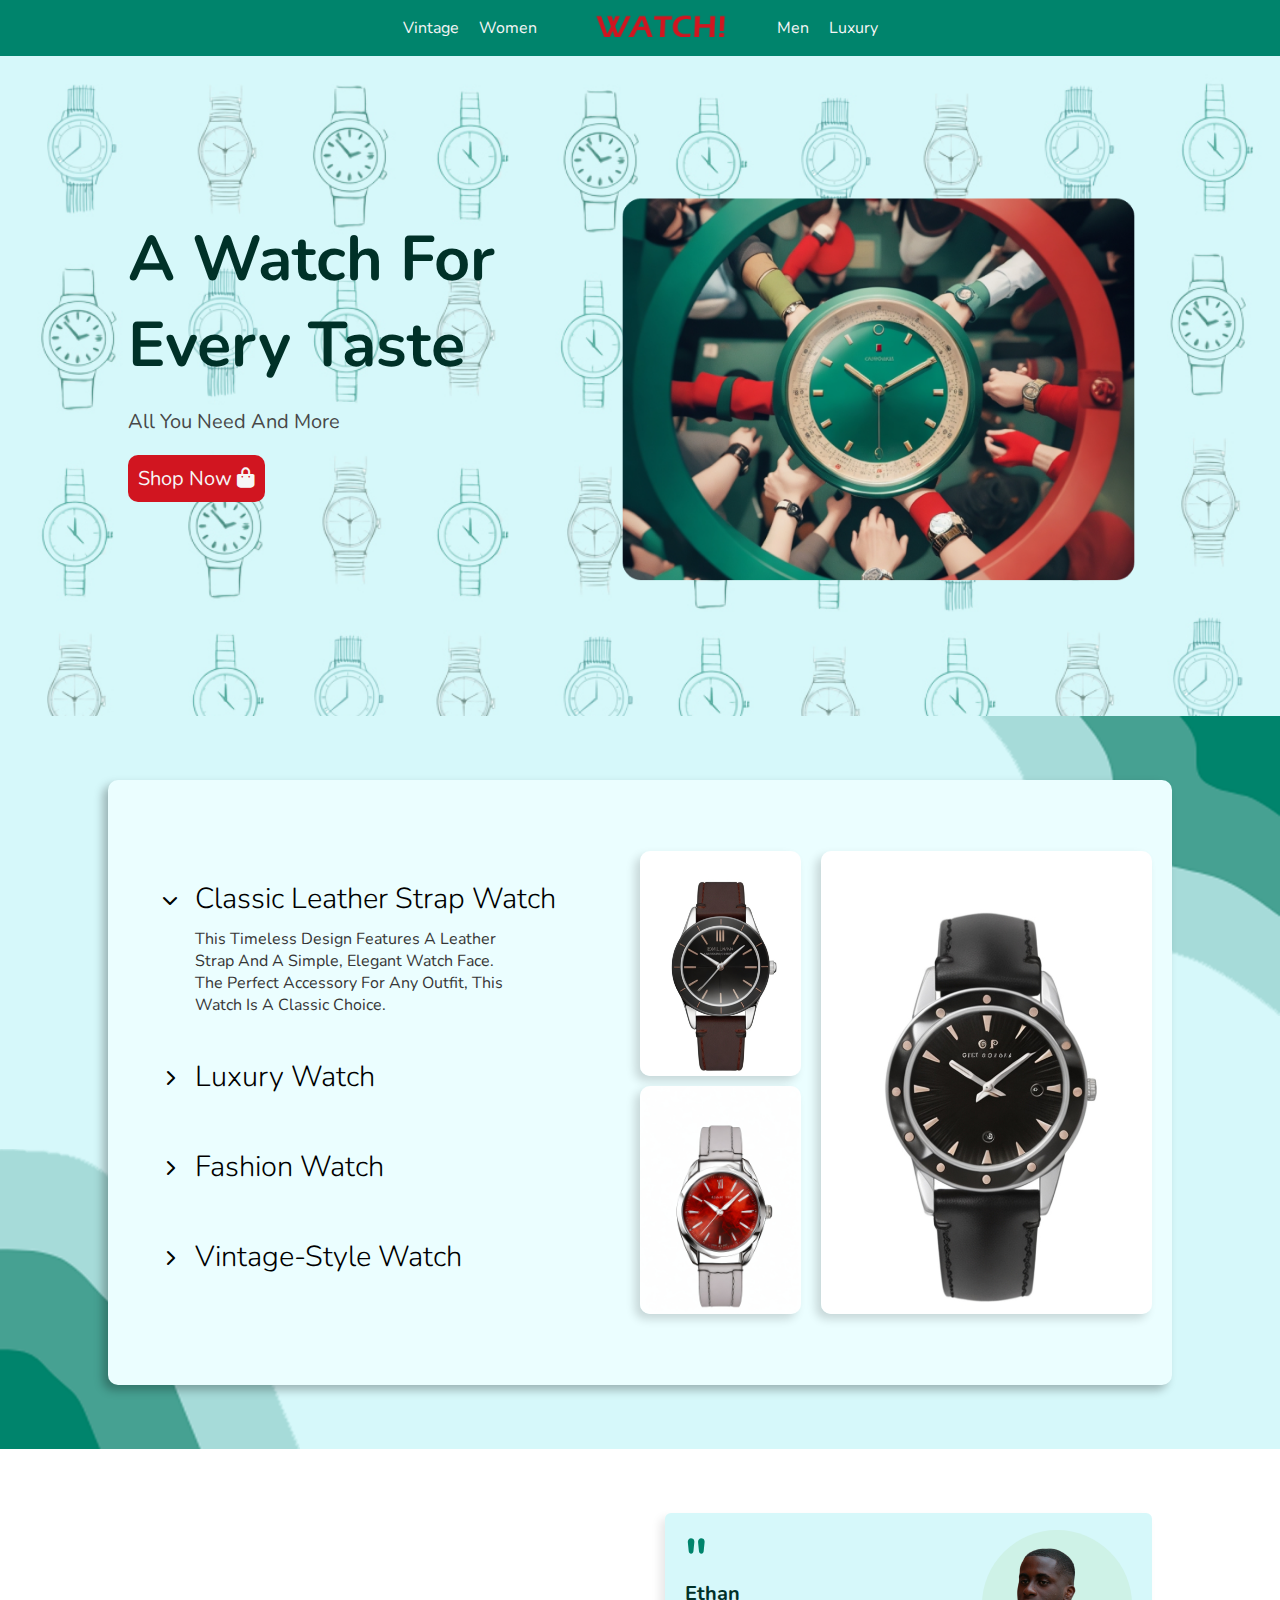
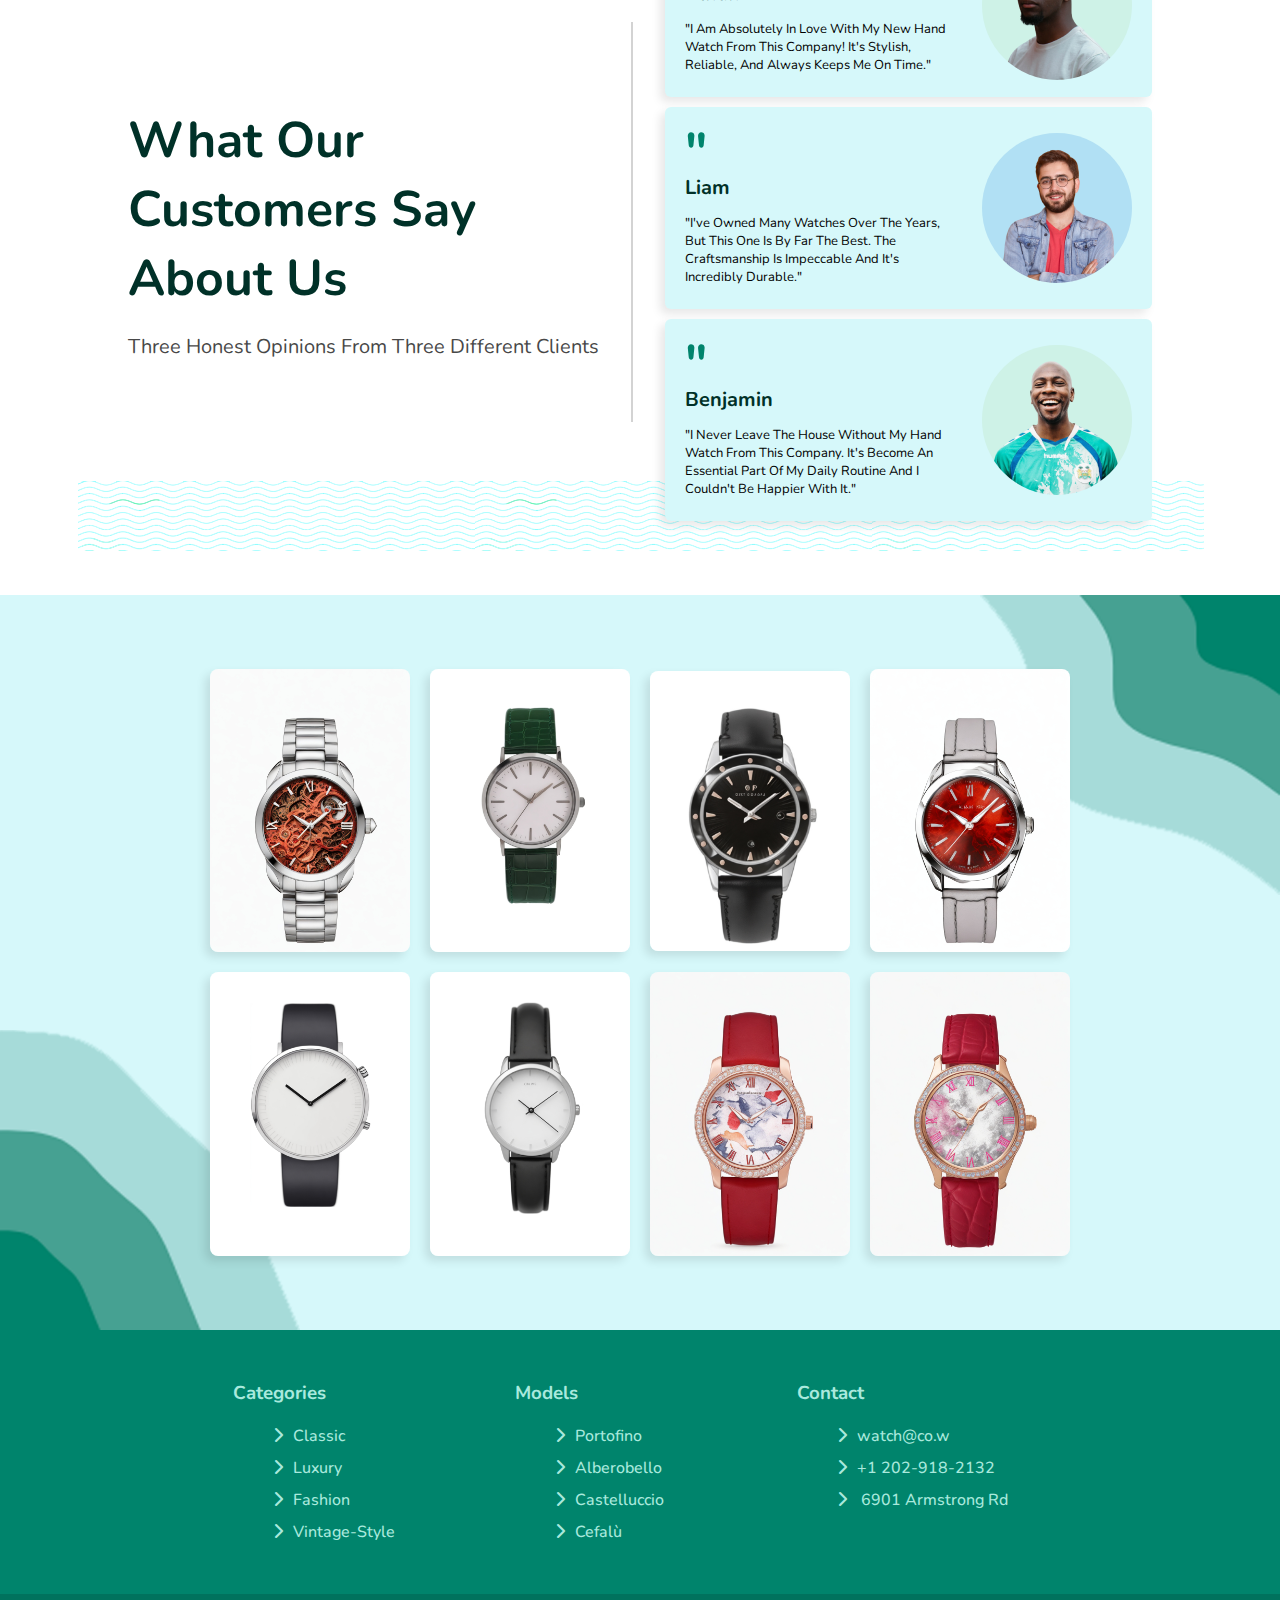
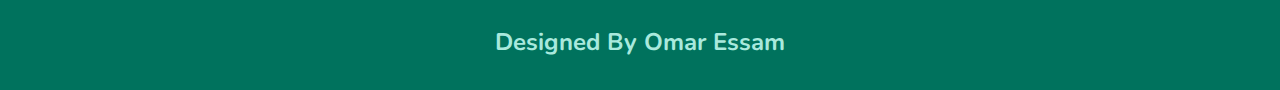
<file: watch!/index.html>
<!DOCTYPE html>
<html lang="en">
<head>
    <meta charset="UTF-8">
    <meta http-equiv="X-UA-Compatible" content="IE=edge">
    <link rel="stylesheet" href="style/style.css">
    <link rel="preconnect" href="https://fonts.googleapis.com">
<link rel="preconnect" href="https://fonts.gstatic.com" crossorigin>
<link href="https://fonts.googleapis.com/css2?family=Nunito:ital,wght@0,200;0,300;0,400;0,500;0,600;0,700;0,800;0,900;0,1000;1,200;1,300;1,400;1,500;1,600;1,700;1,800;1,900;1,1000&display=swap" rel="stylesheet">
    <link rel="icon" type="image/x-icon" href="images/logoicon.png">
    <link rel="stylesheet" href="style/all.min.css">
    <meta name="viewport" content="width=device-width, initial-scale=1.0">
    <title>WATCH!</title>
</head>
<body>
    <!--header-->
    <div class="header">
        <div class="container">
            <a href="vintage.html">vintage</a>
            <a href="women.html">women</a>
            <div id="imagelogo"><img src="images/logo.png" alt=""></div>
            <a href="men.html">men</a>
            <a href="luxury.html">luxury</a>
        </div>
    </div>
    <!--hero section-->
    <div class="hero">
        <div class="container">
            <div class="herotext">
                <h1>a watch for every taste</h1>
                <p>All You Need And More</p>
                <a href="store.html">shop now <i class="fa-solid fa-bag-shopping"></i></a>
            </div>
            <div class="heroimg">
                <div class="watchimage">
                    <img src="images/hero image 1.png" alt="">
                    <img src="images/Rectangle 2.png" alt="">
                </div>
            </div>
        </div>
    </div>
    <!--lateset editions-->
    <div class="lateset tint">
        <img src="images/blob1.png" alt="" class="blobone">
        <img src="images/blob2.png" alt="" class="blobtwo">
        <div class="container">
            <div class="dropdown">
                <ul>
                    <li class="listitem">
                        <div><i style="transform: rotate(90deg);" class="fa-solid fa-chevron-right dropicon"></i></div>
                        <div>
                            <h3 class="droptitle">Classic Leather Strap Watch</h3>
                            <p style="display: block;" class="dropp">This timeless design features a leather strap and a simple, elegant watch face. The perfect accessory for any outfit, this watch is a classic choice.</p>
                        </div>
                    </li>
                    <li class="listitem">
                        <div><i style="transform: rotate(0deg);" class="fa-solid fa-chevron-right dropicon"></i></div>
                        <div>
                            <h3 class="droptitle">Luxury Watch</h3>
                            <p style="display: none;" class="dropp">Made from premium materials like gold, silver, and diamonds, this watch is a status symbol and a true statement piece.</p>
                        </div>
                    </li>
                    <li class="listitem">
                        <div><i style="transform: rotate(0deg);" class="fa-solid fa-chevron-right dropicon"></i></div>
                        <div>
                            <h3 class="droptitle">Fashion Watch</h3>
                            <p style="display: none;" class="dropp">This watch is perfect for those who love to switch up their style. It features interchangeable straps in a variety of colors and materials, allowing you to customize your look to match any outfit.</p>
                        </div>
                    </li>
                    <li class="listitem">
                        <div><i style="transform: rotate(0deg);" class="fa-solid fa-chevron-right dropicon"></i></div>
                        <div>
                            <h3 class="droptitle">Vintage-Style Watch</h3>
                            <p style="display: none;" class="dropp">This old-world design is perfect for those who love the vintage aesthetic. It can be worn on a chain or in a pocket, and features a classic watch face with roman numerals.</p>
                        </div>
                    </li>
                </ul>
            </div>
            <div class="preview">
                <img class="watchimg" src="images/watches/DreamShaper_v5_black_leather_braclet_white_hand_watch_preview_0.jpg">
                <img class="watchimg" src="images/watches/DreamShaper_v5_black_leather_braclet_white_hand_watch_preview_3.jpg" alt="">
                <img class="watchimg" src="images/watches/DreamShaper_v5_black_leather_braclet_white_hand_watch_preview_2.jpg" alt="">
            </div>
        </div>
    </div>
    <!--testimonials-->
    <div class="testimonials">
        <div class="container">
            <div class="testtext">
                <h2>what our customers say about us</h2>
                <p>three honest opinions from three different clients</p>
            </div>
            <div class="line"></div>
            <div class="testbox">
                <div>
                    <div>
                        <span>"</span>
                        <h2>ethan</h2>
                        <p>"I am absolutely in love with my new hand watch from this company! It's stylish, reliable, and always keeps me on time."</p>
                    </div>
                    <div><img src="images/Avatar Image.png" alt=""></div>
                </div>
                <div>
                    <div>
                        <span>"</span>
                        <h2>liam</h2>
                        <p>"I've owned many watches over the years, but this one is by far the best. The craftsmanship is impeccable and it's incredibly durable."</p>
                    </div>
                    <div><img src="images/Avatar Image2.png" alt=""></div>
                </div>
                <div>
                    <div>
                        <span>"</span>
                        <h2>benjamin</h2>
                        <p>"I never leave the house without my hand watch from this company. It's become an essential part of my daily routine and I couldn't be happier with it."</p>
                    </div>
                    <div><img src="images/Avatar Image3.png" alt=""></div>
                </div>
            </div>
        </div>
    </div>
    <!--gallery-->
    <div class="gallery">
        <img src="images/blob1.png" alt="" class="blobone">
        <img src="images/blob2.png" alt="" class="blobtwo">
        <div class="container">
            <img src="images/watches/DreamShaper_v5_hand_watch_preview_image_0.jpg" alt="">
            <img src="images/watches/vintage3.jpg" alt="">
            <img src="images/watches/DreamShaper_v5_black_leather_braclet_white_hand_watch_preview_2.jpg" alt="">
            <img src="images/watches/DreamShaper_v5_black_leather_braclet_white_hand_watch_preview_3.jpg" alt="">
            <img src="images/watches/vintage2.jpg" alt="">
            <img src="images/watches/vintage1.jpg" alt="">
            <img src="images/watches/DreamShaper_v5_hand_watch_preview_5.jpg" alt="">
            <img src="images/watches/DreamShaper_v5_hand_watch_preview_4.jpg" alt="">
        </div>
    </div>
    <!--footer-->
    <div class="footer">
        <div class="container">
            <div class="footersection">
                <h3>categories</h3>
                <ul>
                    <li><i class="fa-solid fa-chevron-right dropicon"></i>Classic</li>
                    <li><i class="fa-solid fa-chevron-right dropicon"></i>Luxury</li>
                    <li><i class="fa-solid fa-chevron-right dropicon"></i>Fashion</li>
                    <li><i class="fa-solid fa-chevron-right dropicon"></i>Vintage-Style</li>
                </ul>
            </div>
            <div class="footersection">
                <h3>models</h3>
                <ul>
                    <li><i class="fa-solid fa-chevron-right dropicon"></i>Portofino</li>
                    <li><i class="fa-solid fa-chevron-right dropicon"></i>Alberobello</li>
                    <li><i class="fa-solid fa-chevron-right dropicon"></i>Castelluccio</li>
                    <li><i class="fa-solid fa-chevron-right dropicon"></i>Cefalù</li>
                </ul>
            </div>
            <div class="footersection">
                <h3>contact</h3>
                <ul>
                    <li style="text-transform: lowercase ;"><i class="fa-solid fa-chevron-right dropicon"></i>watch@co.w</li>
                    <li><i class="fa-solid fa-chevron-right dropicon"></i>+1 202-918-2132</li>
                    <li><i class="fa-solid fa-chevron-right dropicon"></i>	6901 Armstrong Rd</li>
                </ul>
            </div>
        </div>
    </div>
    <!--second footer-->
    <div class="secondfooter">
        <div class="container">
            <h2>designed by omar essam</h2>
        </div>
    </div>
    <!--script-->
    <script src="script.js"></script>
</body>
</html>
</file>
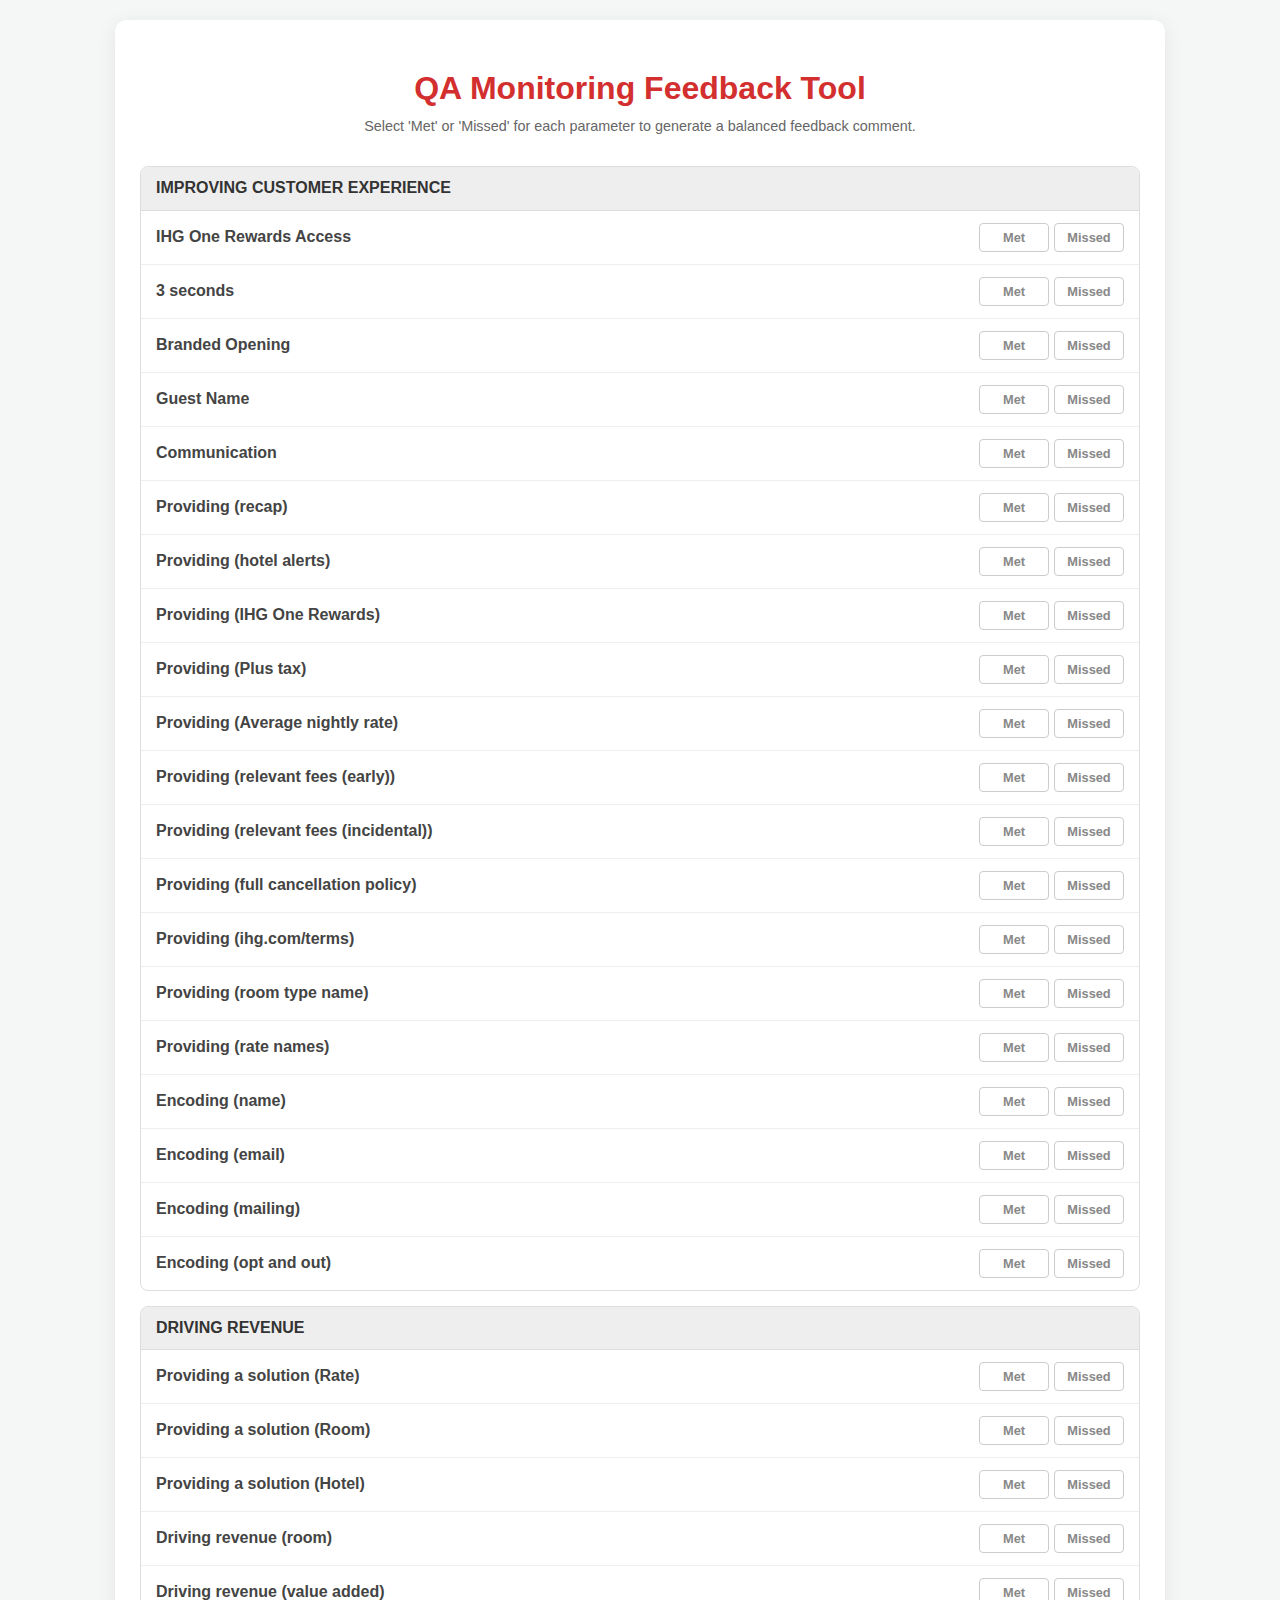
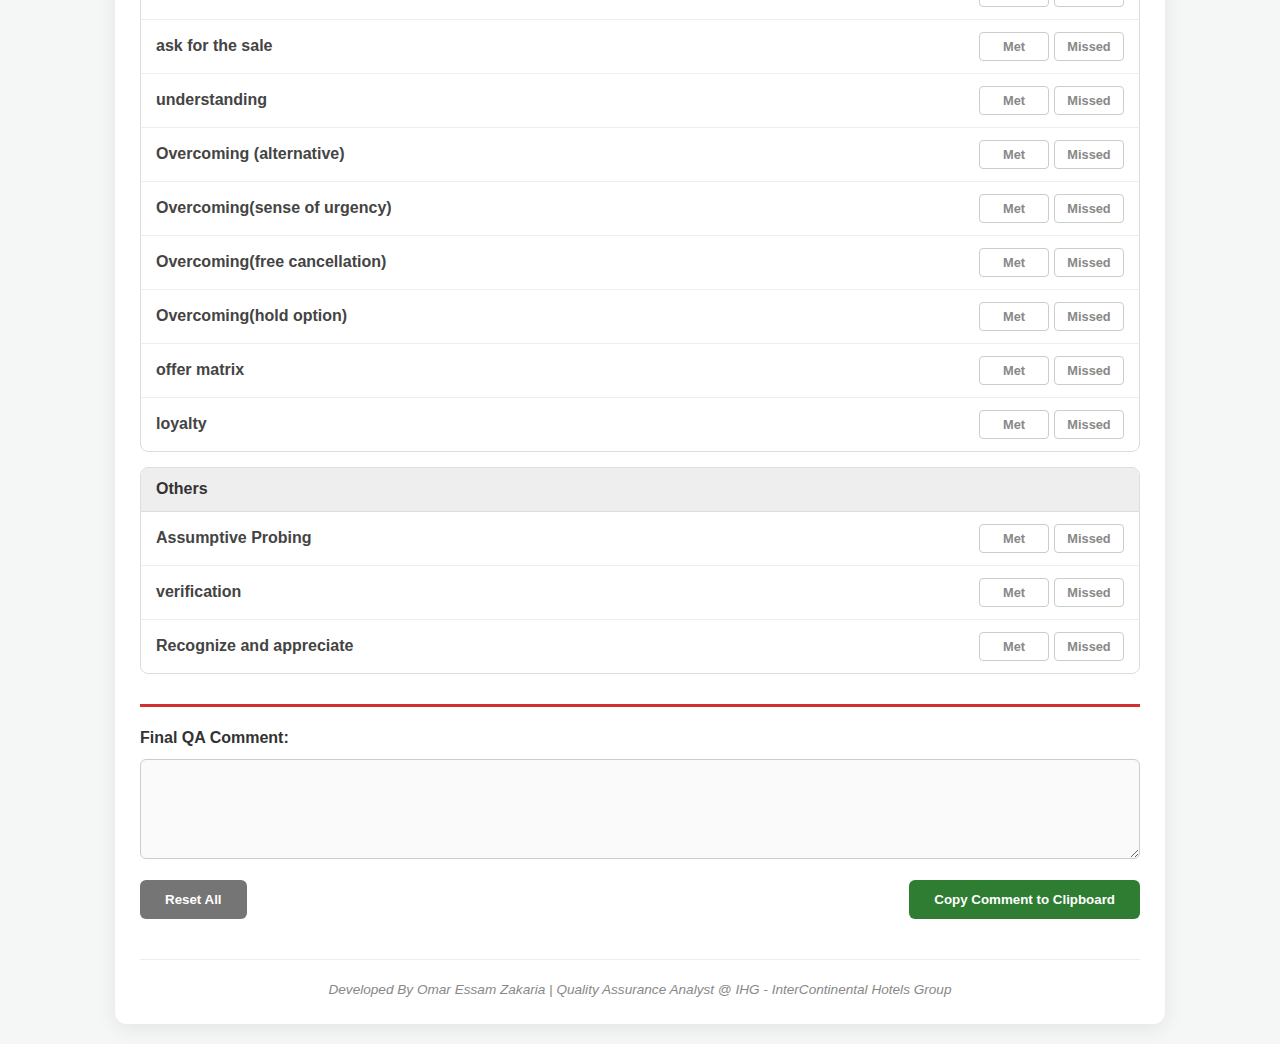
<file: QA Comment Tool.html>
<!DOCTYPE html>
<html lang="en">
<head>
    <meta charset="UTF-8">
    <meta name="viewport" content="width=device-width, initial-scale=1.0">
    <title>Balanced IHG QA Tool</title>
    <style>
        :root {
            --primary: #d32f2f;
            --secondary: #2e7d32;
            --bg: #f4f7f6;
        }
        body { font-family: 'Segoe UI', sans-serif; background-color: var(--bg); color: #333; margin: 20px; line-height: 1.4; }
        .container { max-width: 1000px; margin: auto; background: white; padding: 25px; border-radius: 12px; box-shadow: 0 4px 20px rgba(0,0,0,0.08); }
        h1 { color: var(--primary); text-align: center; margin-bottom: 5px; }
        .subtitle { text-align: center; color: #666; margin-bottom: 30px; font-size: 0.9rem; }
        
        .section { margin-bottom: 15px; border: 1px solid #ddd; border-radius: 8px; overflow: hidden; }
        .section-header { background: #eee; padding: 10px 15px; font-weight: bold; font-size: 1rem; border-bottom: 1px solid #ddd; }
        
        .parameter-row { display: grid; grid-template-columns: 1fr auto; align-items: center; padding: 12px 15px; border-bottom: 1px solid #eee; transition: 0.2s; }
        .parameter-row:last-child { border-bottom: none; }
        .parameter-row:hover { background: #fdfdfd; }
        
        .param-name { font-weight: 600; display: block; color: #444; }
        .param-desc { font-size: 0.75rem; color: #777; }

        /* Button Styling */
        .status-toggle { display: flex; gap: 5px; }
        .btn { border: 1px solid #ccc; padding: 6px 12px; border-radius: 4px; cursor: pointer; font-weight: bold; font-size: 0.8rem; transition: 0.3s; min-width: 70px; }
        
        .btn-met.active { background: var(--secondary); color: white; border-color: var(--secondary); }
        .btn-missed.active { background: var(--primary); color: white; border-color: var(--primary); }
        .btn:not(.active) { background: white; color: #888; }

        .output-area { margin-top: 30px; background: #fff; border-top: 3px solid var(--primary); padding-top: 20px; }
        textarea { width: 100%; height: 100px; border: 1px solid #ccc; border-radius: 6px; padding: 15px; font-family: 'Segoe UI', sans-serif; font-size: 0.9rem; background: #fafafa; margin-top: 10px; box-sizing: border-box; resize: vertical; }
        
        .controls { display: flex; justify-content: space-between; margin-top: 15px; }
        .btn-main { padding: 12px 25px; border-radius: 6px; border: none; font-weight: bold; cursor: pointer; color: white; }
        .copy-btn { background: var(--secondary); }
        .reset-btn { background: #757575; }

        /* Signature Styling */
        .signature { margin-top: 40px; text-align: center; font-size: 0.85rem; color: #888; border-top: 1px solid #eee; padding-top: 20px; font-style: italic; }
    </style>
</head>
<body>

<div class="container">
    <h1>QA Monitoring Feedback Tool</h1>
    <div class="subtitle">Select 'Met' or 'Missed' for each parameter to generate a balanced feedback comment.</div>

    <div id="qa-form"></div>

    <div class="output-area">
        <strong>Final QA Comment:</strong>
        <textarea id="output-text" readonly></textarea>
        <div class="controls">
            <button class="btn-main reset-btn" onclick="resetForm()">Reset All</button>
            <button class="btn-main copy-btn" onclick="copyText()">Copy Comment to Clipboard</button>
        </div>
    </div>

    <div class="signature">
        Developed By Omar Essam Zakaria | Quality Assurance Analyst @ IHG - InterContinental Hotels Group
    </div>
</div>

<script>
    const qaData = [
          {  section: "IMPROVING CUSTOMER EXPERIENCE",
            params: [
                        { name: "IHG One Rewards Access", met: "Agent determined whether the guest is a memebr or not before the initial offer", fail: "It was not determined whether the guest is a memebr or not before the initial offer" },
        { name: "3 seconds", met: "The call was answered promptly within the first 3 seconds", fail: "Call was not answered within the first 3 seconds" },
        { name: "Branded Opening", met: "Specialist correctly incorporated the Brand name and 'Reservations' in the opening spiel", fail: "Opening spiel did not correctly incorporate the Brand name or 'Reservations' as required" },
        { name: "Guest Name", met: "Specialist successfully addressed the guest by name during the interaction", fail: "The specialist did not address the guest by name at least once" },
        { name: "Communication", met: "Agent's communication was clear and professional throughout the call", fail: "Agent's Communication wasn't clear enough and guest commented on it" },
        { name: "Providing (recap)", met: "Specialist successfully recapped all 7 mandatory booking points of recap", fail: "Agent didn't recap all 7 points of recap" },
        { name: "Providing (hotel alerts)", met: "All relevant hotel alerts were clearly mentioned to the guest", fail: "Agent didn't mention the relevant hotel alerts" },
        { name: "Providing (IHG One Rewards)", met: " ", fail: "Agent didn't refer to the loyalty program as IHG One rewards" },
        { name: "Providing (Plus tax)", met: "The specialist correctly clarified if the rate was tax-inclusive or exclusive", fail: "Agent didn't clarify if the rate is tax included or not" },
        { name: "Providing (Average nightly rate)", met: "Rates were correctly identified as 'average nightly rates' where applicable", fail: "The price was mentioned without mentioning that it is an average nightly rate" },
        { name: "Providing (relevant fees (early))", met: "Early departure fees were clearly disclosed to the guest", fail: "The early departure fees weren't mentioned" },
        { name: "Providing (relevant fees (incidental))", met: "Incidental fee requirements were correctly explained", fail: "Incidental fees weren't mentioned" },
        { name: "Providing (full cancellation policy)", met: "The full and correct cancellation policy was provided", fail: "The agent didn't mention the full correct cancellation policy" },
        { name: "Providing (ihg.com/terms)", met: "Specialist correctly advised the guest they could read terms and conditions on ihg.com/terms", fail: "While enrolling the guest, agent didn't mention that the guest could read the terms and conditions on ihg.com/terms" },
        { name: "Providing (room type name)", met: "The room type name was clearly mentioned during the call", fail: "Room type wasn't mentioned at least once during the call" },
        { name: "Providing (rate names)", met: "The specific rate name was clearly mentioned during the call", fail: "Rate name wasn't mentioned at least once during the call" },
        { name: "Encoding (name)", met: "The guest's name was correctly encoded in the system", fail: "The guest's name wasn't correctly encoded" },
        { name: "Encoding (email)", met: "The guest's email was captured and encoded accurately", fail: "The guest's email wasn't correctly encoded" },
        { name: "Encoding (mailing)", met: "The guest's mailing address was correctly and accurately encoded", fail: "The guest's mailing address wasn't correctly encoded" },
        { name: "Encoding (opt and out)", met: "Specialist asked the guest for their preference before selecting opt-in/out options", fail: "The opt in/out option was chosen without asking the guest" },
            ]
        },
        {
            section: "DRIVING REVENUE",
            params: [
                { name: "Providing a solution (Rate)", met: "Agent provided a solution that matches the guest's needs", fail: "The desired rate by the guest was not provided in the initial offer" },
                { name: "Providing a solution (Room)", met: "Agent provided a solution that matches the guest's needs", fail: "The desired room by the guest was not provided in the initial offer" },
                { name: "Providing a solution (Hotel)", met: "Agent provided a solution that matches the guest's needs", fail: "The desired hotel by the guest was not provided in the initial offer" },
                { name: "Driving revenue (room)", met: "The initial offer included the most appropriate Premium room", fail: "There was a chance to include the Premium room in the initial offer" },
                { name: "Driving revenue (value added)", met: "The initial offer included the most appropriate value-added rate", fail: "There was a chance to include the value-added rate in the initial offer" },
                { name: "ask for the sale", met: "Agent asked for the sale immediately after each offer", fail: "There was a chance to include the value-added rate in the initial offer" },
                { name: "understanding", met: "When faced with unclear reason for resistance agent asked to know the reason for the resistance", fail: "The agent didn't ask for the reason of resistance" },
                { name: "Overcoming (alternative) ", met: "When faced with resistance agent overcame it by offering an alternative", fail: "Agent didn't offer an alternative" },
                { name: "Overcoming(sense of urgency)", met: "When faced with resistance agent created a sense of urgency", fail: "sense of urgence wasn't created" },
                { name: "Overcoming(free cancellation)", met: "Agent highlighted the free cancellation option", fail: "free cancellationoption wasn't highlighted" },
                { name: "Overcoming(hold option)", met: "When faced with resistance agent overcame it by offering the courtesy hold option", fail: "Agent didn't highlight the courtesy hold option" },
                { name: "offer matrix", met: "Agent chose the correct offer matrix disposition", fail: "Agent didn't choose the correct offer matrix disposition" },
                { name: "loyalty", met: "Agent offered loyalty", fail: "Agent didn't offer loyalty" },

            ]
        },
        {
            section: "Others",
            params: [
                { name: "Assumptive Probing", met: "Agent asked Assumptive Probing question(s)", fail: "Agent didn't ask Assumptive Probing question(s)" },
                { name: "verification", met: "Agent Followed the proper IHG One Rewards Account verification process", fail: "Agent didn't Follow the proper IHG One Rewards Account verification process" },
                { name: "Recognize and appreciate", met: "Agent Recognized and appreciated the guest for their loyalty", fail: "Agent didn't Recognize and appreciate the guest for their loyalty" }
            ]
        },
    ];

    let selections = {};

    function initForm() {
        const form = document.getElementById('qa-form');
        qaData.forEach((sec, sIdx) => {
            const secDiv = document.createElement('div');
            secDiv.className = 'section';
            secDiv.innerHTML = `<div class="section-header">${sec.section}</div>`;
            
            sec.params.forEach((param, pIdx) => {
                const paramId = `p-${sIdx}-${pIdx}`;
                selections[paramId] = null; // default
                
                const row = document.createElement('div');
                row.className = 'parameter-row';
                row.innerHTML = `
                    <div>
                        <span class="param-name">${param.name}</span>
                    </div>
                    <div class="status-toggle">
                        <button class="btn btn-met" id="met-${paramId}" onclick="updateStatus('${paramId}', 'met', ${sIdx}, ${pIdx})">Met</button>
                        <button class="btn btn-missed" id="missed-${paramId}" onclick="updateStatus('${paramId}', 'missed', ${sIdx}, ${pIdx})">Missed</button>
                    </div>
                `;
                secDiv.appendChild(row);
            });
            form.appendChild(secDiv);
        });
    }

    function updateStatus(id, status, sIdx, pIdx) {
        selections[id] = { status, textMet: qaData[sIdx].params[pIdx].met, textFail: qaData[sIdx].params[pIdx].fail };
        
        document.getElementById(`met-${id}`).classList.toggle('active', status === 'met');
        document.getElementById(`missed-${id}`).classList.toggle('active', status === 'missed');
        
        generateComment();
    }

    function generateComment() {
        let metList = [];
        let failList = [];

        for (let key in selections) {
            if (selections[key]) {
                if (selections[key].status === 'met') metList.push(selections[key].textMet);
                else failList.push(selections[key].textFail);
            }
        }

        let finalOutput = "";
        
        if (metList.length > 0) {
            finalOutput += "STRENGTHS: " + metList.join(", ") + ". ";
        }

        if (failList.length > 0) {
            finalOutput += "OPPORTUNITIES: " + failList.join(", ") + ".";
        } else if (metList.length > 0) {
            finalOutput += "Specialist successfully met all monitored criteria during this interaction.";
        }

        document.getElementById('output-text').value = finalOutput.trim();
    }

    function copyText() {
        const copyBtn = document.querySelector('.copy-btn');
        const textArea = document.getElementById('output-text');
        textArea.select();
        document.execCommand('copy');
        copyBtn.innerText = "Copied!";
        setTimeout(() => copyBtn.innerText = "Copy Comment to Clipboard", 2000);
    }

    function resetForm() {
        for (let key in selections) selections[key] = null;
        document.querySelectorAll('.btn').forEach(b => b.classList.remove('active'));
        document.getElementById('output-text').value = "";
    }

    initForm();
</script>
</body>
</html>
</file>
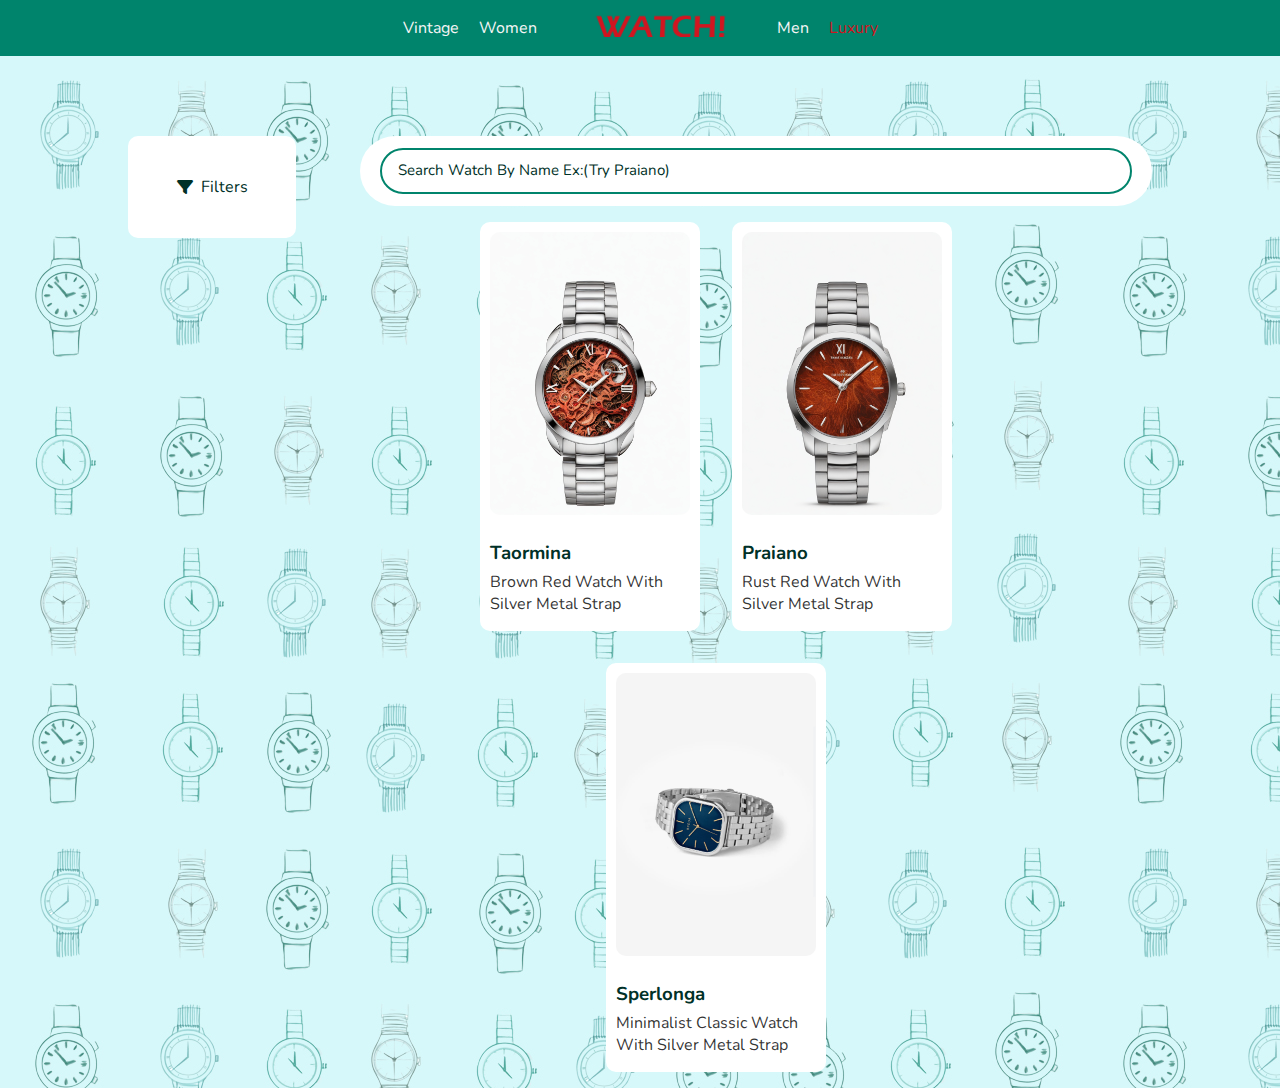
<file: watch!/luxury.html>
<!DOCTYPE html>
<html lang="en">
<head>
    <meta charset="UTF-8">
    <meta http-equiv="X-UA-Compatible" content="IE=edge">
    <link rel="stylesheet" href="style/style.css">
    <link rel="stylesheet" href="style/store.css">
    <link rel="preconnect" href="https://fonts.googleapis.com">
<link rel="preconnect" href="https://fonts.gstatic.com" crossorigin>
<link href="https://fonts.googleapis.com/css2?family=Nunito:ital,wght@0,200;0,300;0,400;0,500;0,600;0,700;0,800;0,900;0,1000;1,200;1,300;1,400;1,500;1,600;1,700;1,800;1,900;1,1000&display=swap" rel="stylesheet">
    <link rel="icon" type="image/x-icon" href="images/logoicon.png">
    <link rel="stylesheet" href="style/all.min.css">
    <meta name="viewport" content="width=device-width, initial-scale=1.0">
    <title>WATCH!</title>
</head>
<body>
    <!--header-->
    <div class="header">
        <div class="container">
            <a href="vintage.html">vintage</a>
            <a href="women.html" >women</a>
            <div id="imagelogo"><img src="images/logo.png" alt=""></div>
            <a href="men.html">men</a>
            <a href="luxury.html" style="color: #D11520;">luxury</a>
        </div>
    </div>
    <!--hero section-->
    <div class="storebody">
        <div class="container">
            <div class="filters">
                <div class="filterstab">
                    <i class="fa-solid fa-filter"></i>
                    <p>filters</p>
                </div>
                <div class="checkboxes">
                    <div>
                        <h3>categories</h3>
                        <label for="classic">
                            <input type="checkbox" id="classic" class="check c">
                            <span class="checkmark"></span>
                            <img class="checkimg" src="images/checkmark.png" alt="">
                            classic (men)
                        </label>
                        <label for="luxury">
                            <input type="checkbox" id="luxury" class="check c" checked="checked">
                            <span class="checkmark"></span>
                            <img class="checkimg" src="images/checkmark.png" alt="">
                            luxury
                        </label>
                        <label for="fashion">
                            <input type="checkbox" id="fashion" class="check c">
                            <span class="checkmark"></span>
                            <img class="checkimg" src="images/checkmark.png" alt="">
                            fashion
                        </label>
                        <label for="vintage">
                            <input type="checkbox" id="vintage" class="check c">
                            <span class="checkmark"></span>
                            <img class="checkimg" src="images/checkmark.png" alt="">
                            vintage
                        </label>
                    </div>
                    <hr>
                    <div>
                        <h3>gender</h3>
                        <label for="male">
                            <input type="checkbox" id="male" class="check g" >
                            <span class="checkmark"></span>
                            <img class="checkimg" src="images/checkmark.png" alt="">
                            male</label>
                        <label for="female">
                            <input type="checkbox" id="female" class="check g">
                            <span class="checkmark"></span>
                            <img class="checkimg" src="images/checkmark.png" alt="">
                            female</label>
                    </div>
                    <hr>
                    <div>
                        <h3>strap</h3>
                        <label for="metal">
                            <input type="checkbox" id="metal" class="check s">
                            <span class="checkmark"></span>
                            <img class="checkimg" src="images/checkmark.png" alt="">
                            metal
                        </label>
                        <label for="leather">
                            <input type="checkbox" id="leather" class="check s">
                            <span class="checkmark"></span>
                            <img class="checkimg" src="images/checkmark.png" alt="">
                            leather
                        </label>
                        <hr>
                        <label for="all">
                            <input type="checkbox" id="all" class="check s"  >
                            all watches
                            <span class="checkmark"></span>
                            <img class="checkimg" src="images/checkmark.png" alt="">
                        </label>
                    </div>
    
                </div>
            </div>
            <div class="products">
                <div class="searchbar">
                    <input type="search" id="search" placeholder="search watch by name ex:(try praiano)">

                </div>
                <div class="productstwo">
                    <div class="classic male leather all" style="display: none;" id="portofino">
                        <img src="images/watches/DreamShaper_v5_black_leather_braclet_white_hand_watch_preview_0.jpg" alt="">
                        <div>
                            <h3 class="producttitle">Portofino</h3>
                            <p>brown leather strap with silver parts</p>
                        </div>
                    </div>
                    <div class="classic male leather all" style="display: none;" id="alberobello">
                        <img src="images/watches/DreamShaper_v5_black_leather_braclet_white_hand_watch_preview_2.jpg" alt="">
                        <div>
                            <h3 class="producttitle">Alberobello</h3>
                            <p>black leeather strap with silver parts</p>
                        </div>
                    </div>
                    <div class="classic male leather all" style="display: none;" id="castelluccio">
                        <img src="images/watches/DreamShaper_v5_black_leather_braclet_white_hand_watch_preview_3.jpg" alt="">
                        <div>
                            <h3 class="producttitle">Castelluccio</h3>
                            <p>red marble watch with silver leather strap</p>
                        </div>
                    </div>
                    <div class="fashion female leather all" style="display: none;" id="pietrapertosa">
                        <img src="images/watches/DreamShaper_v5_hand_watch_preview_0.jpg" alt="">
                        <div>
                            <h3 class="producttitle">Pietrapertosa</h3>
                            <p>beautiful marble-strap watch</p>
                        </div>
                    </div>
                    <div class="fashion female leather all" style="display: none;" id="cefalù">
                        <img src="images/watches/DreamShaper_v5_hand_watch_preview_1.jpg" alt="">
                        <div>
                            <h3 class="producttitle">Cefalù</h3>
                            <p>all pink watch ,with monochrome-strap</p>
                        </div>
                    </div>
                    <div class="fashion female leather all" style="display: none;" id="sorrento">
                        <img src="images/watches/DreamShaper_v5_hand_watch_preview_4.jpg" alt="">
                        <div>
                            <h3 class="producttitle">Sorrento</h3>
                            <p>red strap with diamond stones frame</p>
                        </div>
                    </div>
                    <div class="fashion female leather all" style="display: none;" id="polignano">
                        <img src="images/watches/DreamShaper_v5_hand_watch_preview_5.jpg" alt="">
                        <div>
                            <h3 class="producttitle">Polignano</h3>
                            <p>red strap with diamond stones frame</p>
                        </div>
                    </div>
                    <div class="luxury male metal all" style="display: none;" id="taormina">
                        <img src="images/watches/DreamShaper_v5_hand_watch_preview_image_0.jpg" alt="">
                        <div>
                            <h3 class="producttitle">Taormina</h3>
                            <p>brown red watch with silver metal strap</p>
                        </div>
                    </div>
                    <div class="luxury male metal all" style="display: none;" id="praiano">
                        <img src="images/watches/DreamShaper_v5_hand_watch_preview_image_1.jpg" alt="">
                        <div>
                            <h3 class="producttitle">Praiano</h3>
                            <p>rust red watch with silver metal strap</p>
                        </div>
                    </div>
                    <div class="luxury male metal all" style="display: none;" id="sperlonga">
                        <img src="images/watches/last silver watch.jpg" alt="">
                        <div>
                            <h3 class="producttitle">Sperlonga</h3>
                            <p>minimalist classic watch with silver metal strap</p>
                        </div>
                    </div>
                    <div class="vintage male leather all" style="display: none;" id="saluzzo">
                        <img src="images/watches/vintage1.jpg" alt="">
                        <div>
                            <h3 class="producttitle">Saluzzo</h3>
                            <p>vintage minimalist watch with black leather strap</p>
                        </div>
                    </div>
                    <div class="vintage male leather all" style="display: none;" id="vernazza">
                        <img src="images/watches/vintage2.jpg" alt="">
                        <div>
                            <h3 class="producttitle">Vernazza</h3>
                            <p>vitage minimalist watch with black leather strap</p>
                        </div>
                    </div>
                    <div class="vintage male leather all" style="display: none;" id="belluno">
                        <img src="images/watches/vintage3.jpg" alt="">
                        <div>
                            <h3 class="producttitle">Belluno</h3>
                            <p>vintage watch with green crocodile leather strap</p>
                        </div>
                    </div>
                </div>
                </div>
        </div>
    </div>
    <!--script-->
    <script src="script2.js"></script>
    <script src="search.js"></script>
</body>
</html>
</file>
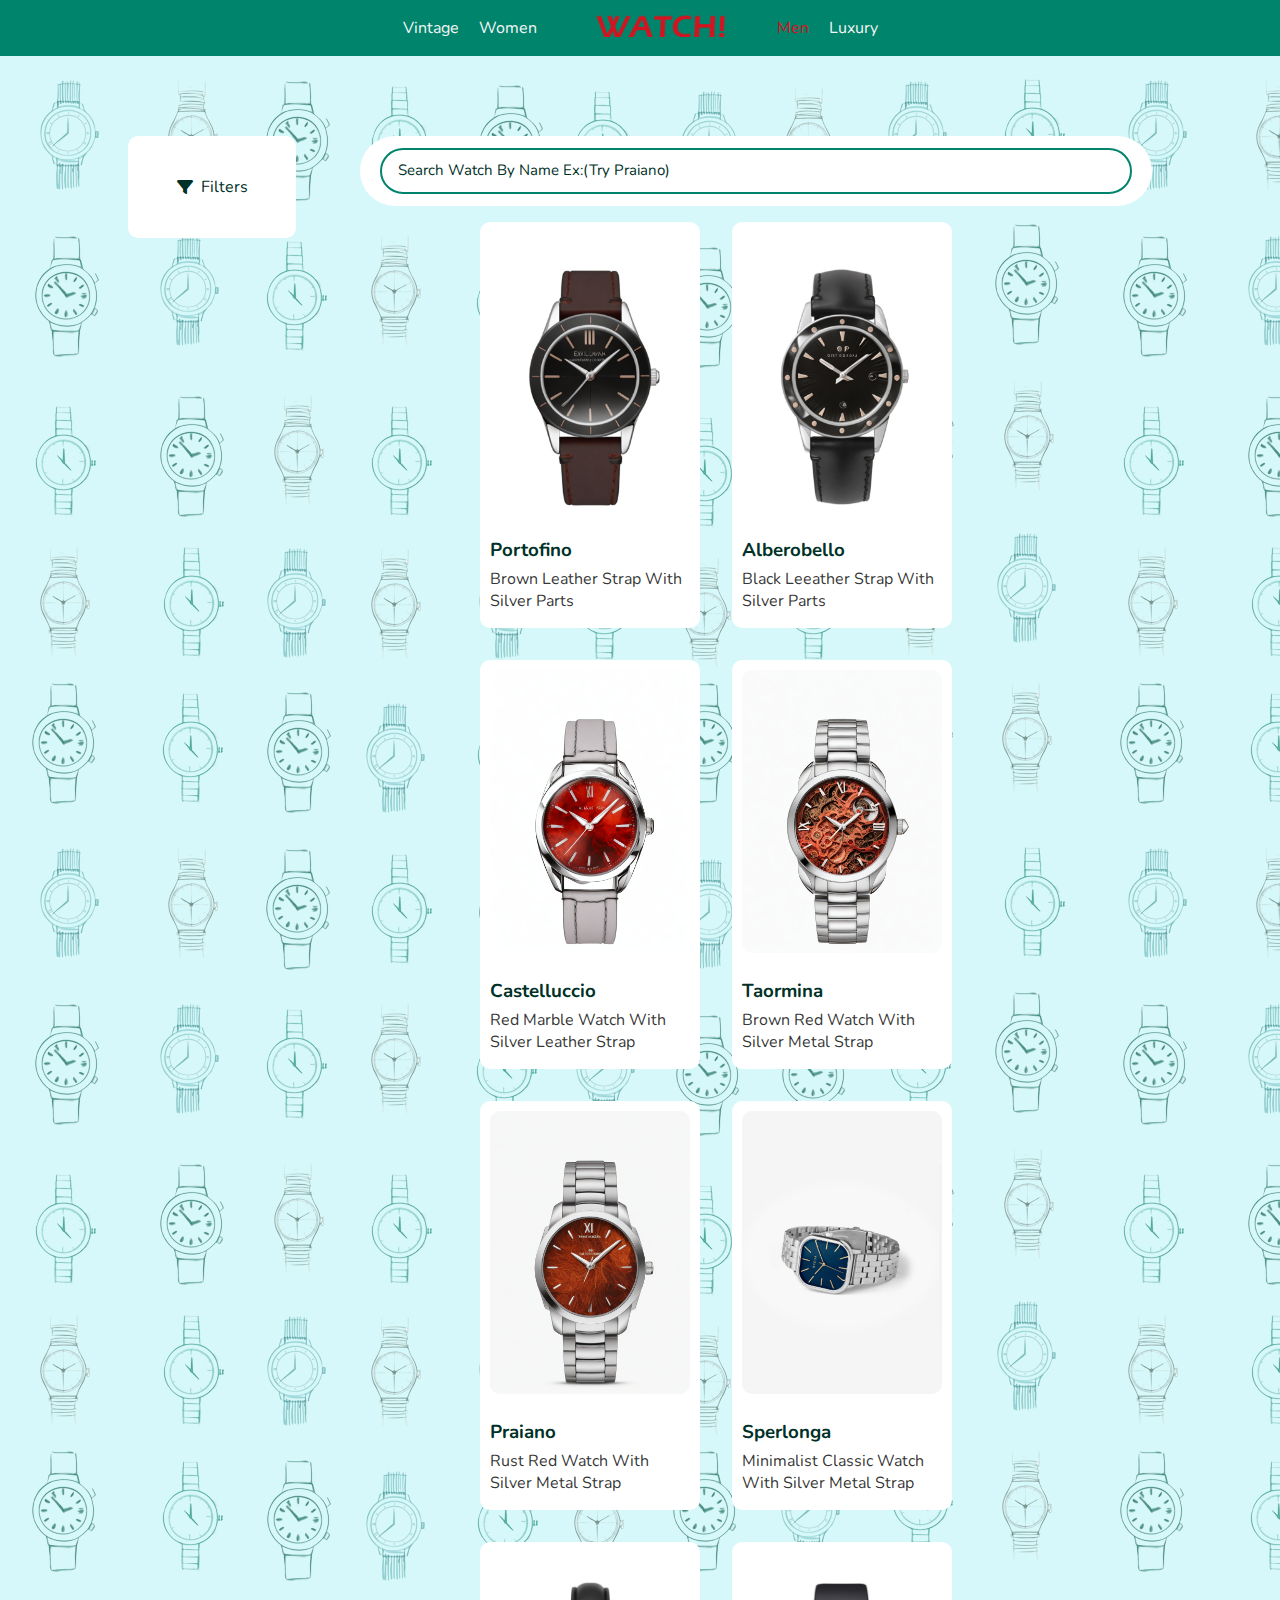
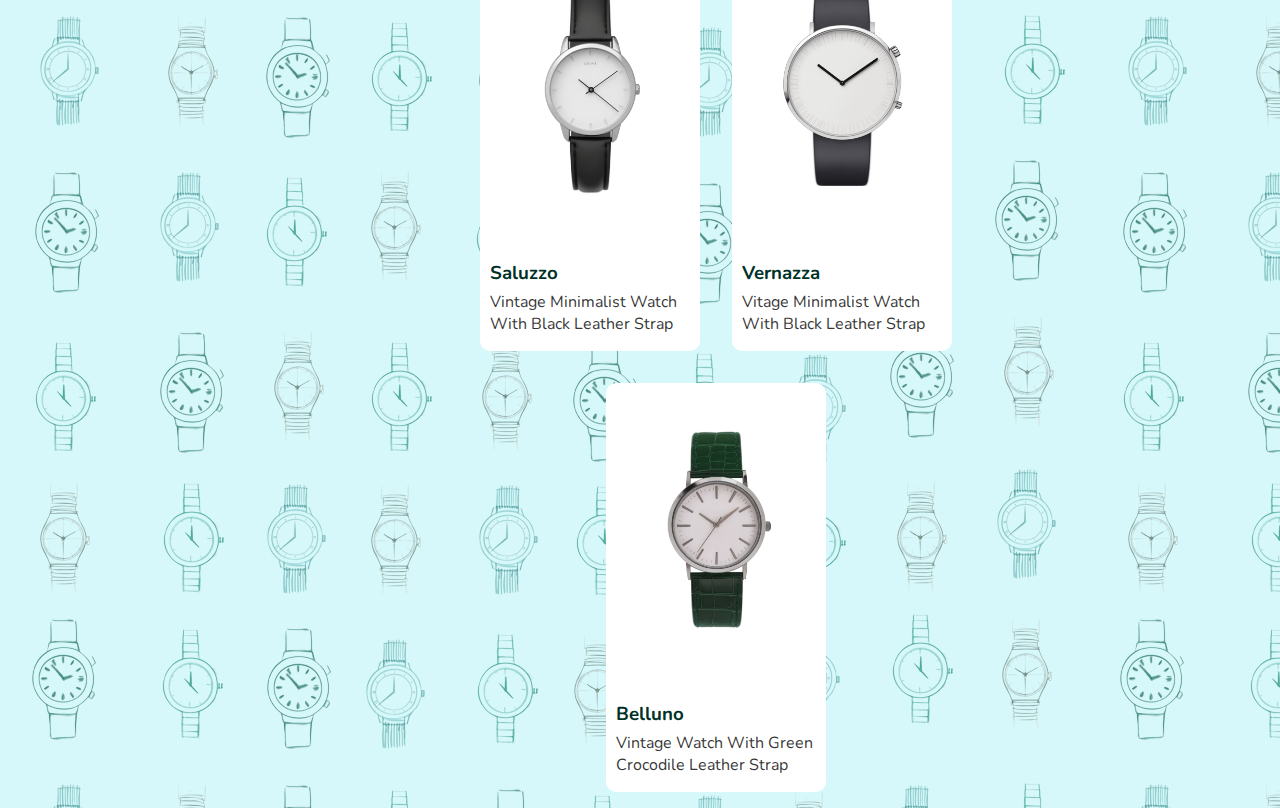
<file: watch!/men.html>
<!DOCTYPE html>
<html lang="en">
<head>
    <meta charset="UTF-8">
    <meta http-equiv="X-UA-Compatible" content="IE=edge">
    <link rel="stylesheet" href="style/style.css">
    <link rel="stylesheet" href="style/store.css">
    <link rel="preconnect" href="https://fonts.googleapis.com">
<link rel="preconnect" href="https://fonts.gstatic.com" crossorigin>
<link href="https://fonts.googleapis.com/css2?family=Nunito:ital,wght@0,200;0,300;0,400;0,500;0,600;0,700;0,800;0,900;0,1000;1,200;1,300;1,400;1,500;1,600;1,700;1,800;1,900;1,1000&display=swap" rel="stylesheet">
    <link rel="icon" type="image/x-icon" href="images/logoicon.png">
    <link rel="stylesheet" href="style/all.min.css">
    <meta name="viewport" content="width=device-width, initial-scale=1.0">
    <title>WATCH!</title>
</head>
<body>
    <!--header-->
    <div class="header">
        <div class="container">
            <a href="vintage.html">vintage</a>
            <a href="women.html">women</a>
            <div id="imagelogo"><img src="images/logo.png" alt=""></div>
            <a href="men.html" style="color: #D11520;">men</a>
            <a href="luxury.html">luxury</a>
        </div>
    </div>
    <!--hero section-->
    <div class="storebody">
        <div class="container">
            <div class="filters">
                <div class="filterstab">
                    <i class="fa-solid fa-filter"></i>
                    <p>filters</p>
                </div>
                <div class="checkboxes">
                    <div>
                        <h3>categories</h3>
                        <label for="classic">
                            <input type="checkbox" id="classic" class="check c">
                            <span class="checkmark"></span>
                            <img class="checkimg" src="images/checkmark.png" alt="">
                            classic (men)
                        </label>
                        <label for="luxury">
                            <input type="checkbox" id="luxury" class="check c">
                            <span class="checkmark"></span>
                            <img class="checkimg" src="images/checkmark.png" alt="">
                            luxury
                        </label>
                        <label for="fashion">
                            <input type="checkbox" id="fashion" class="check c">
                            <span class="checkmark"></span>
                            <img class="checkimg" src="images/checkmark.png" alt="">
                            fashion
                        </label>
                        <label for="vintage">
                            <input type="checkbox" id="vintage" class="check c">
                            <span class="checkmark"></span>
                            <img class="checkimg" src="images/checkmark.png" alt="">
                            vintage
                        </label>
                    </div>
                    <hr>
                    <div>
                        <h3>gender</h3>
                        <label for="male">
                            <input type="checkbox" id="male" class="check g" checked="checked">
                            <span class="checkmark"></span>
                            <img class="checkimg" src="images/checkmark.png" alt="">
                            male</label>
                        <label for="female">
                            <input type="checkbox" id="female" class="check g">
                            <span class="checkmark"></span>
                            <img class="checkimg" src="images/checkmark.png" alt="">
                            female</label>
                    </div>
                    <hr>
                    <div>
                        <h3>strap</h3>
                        <label for="metal">
                            <input type="checkbox" id="metal" class="check s">
                            <span class="checkmark"></span>
                            <img class="checkimg" src="images/checkmark.png" alt="">
                            metal
                        </label>
                        <label for="leather">
                            <input type="checkbox" id="leather" class="check s">
                            <span class="checkmark"></span>
                            <img class="checkimg" src="images/checkmark.png" alt="">
                            leather
                        </label>
                        <hr>
                        <label for="all">
                            <input type="checkbox" id="all" class="check s"  >
                            all watches
                            <span class="checkmark"></span>
                            <img class="checkimg" src="images/checkmark.png" alt="">
                        </label>
                    </div>
    
                </div>
            </div>
            <div class="products">
                <div class="searchbar">
                    <input type="search" id="search" placeholder="search watch by name ex:(try praiano)">

                </div>
                <div class="productstwo">
                    <div class="classic male leather all" style="display: none;" id="portofino">
                        <img src="images/watches/DreamShaper_v5_black_leather_braclet_white_hand_watch_preview_0.jpg" alt="">
                        <div>
                            <h3 class="producttitle">Portofino</h3>
                            <p>brown leather strap with silver parts</p>
                        </div>
                    </div>
                    <div class="classic male leather all" style="display: none;" id="alberobello">
                        <img src="images/watches/DreamShaper_v5_black_leather_braclet_white_hand_watch_preview_2.jpg" alt="">
                        <div>
                            <h3 class="producttitle">Alberobello</h3>
                            <p>black leeather strap with silver parts</p>
                        </div>
                    </div>
                    <div class="classic male leather all" style="display: none;" id="castelluccio">
                        <img src="images/watches/DreamShaper_v5_black_leather_braclet_white_hand_watch_preview_3.jpg" alt="">
                        <div>
                            <h3 class="producttitle">Castelluccio</h3>
                            <p>red marble watch with silver leather strap</p>
                        </div>
                    </div>
                    <div class="fashion female leather all" style="display: none;" id="pietrapertosa">
                        <img src="images/watches/DreamShaper_v5_hand_watch_preview_0.jpg" alt="">
                        <div>
                            <h3 class="producttitle">Pietrapertosa</h3>
                            <p>beautiful marble-strap watch</p>
                        </div>
                    </div>
                    <div class="fashion female leather all" style="display: none;" id="cefalù">
                        <img src="images/watches/DreamShaper_v5_hand_watch_preview_1.jpg" alt="">
                        <div>
                            <h3 class="producttitle">Cefalù</h3>
                            <p>all pink watch ,with monochrome-strap</p>
                        </div>
                    </div>
                    <div class="fashion female leather all" style="display: none;" id="sorrento">
                        <img src="images/watches/DreamShaper_v5_hand_watch_preview_4.jpg" alt="">
                        <div>
                            <h3 class="producttitle">Sorrento</h3>
                            <p>red strap with diamond stones frame</p>
                        </div>
                    </div>
                    <div class="fashion female leather all" style="display: none;" id="polignano">
                        <img src="images/watches/DreamShaper_v5_hand_watch_preview_5.jpg" alt="">
                        <div>
                            <h3 class="producttitle">Polignano</h3>
                            <p>red strap with diamond stones frame</p>
                        </div>
                    </div>
                    <div class="luxury male metal all" style="display: none;" id="taormina">
                        <img src="images/watches/DreamShaper_v5_hand_watch_preview_image_0.jpg" alt="">
                        <div>
                            <h3 class="producttitle">Taormina</h3>
                            <p>brown red watch with silver metal strap</p>
                        </div>
                    </div>
                    <div class="luxury male metal all" style="display: none;" id="praiano">
                        <img src="images/watches/DreamShaper_v5_hand_watch_preview_image_1.jpg" alt="">
                        <div>
                            <h3 class="producttitle">Praiano</h3>
                            <p>rust red watch with silver metal strap</p>
                        </div>
                    </div>
                    <div class="luxury male metal all" style="display: none;" id="sperlonga">
                        <img src="images/watches/last silver watch.jpg" alt="">
                        <div>
                            <h3 class="producttitle">Sperlonga</h3>
                            <p>minimalist classic watch with silver metal strap</p>
                        </div>
                    </div>
                    <div class="vintage male leather all" style="display: none;" id="saluzzo">
                        <img src="images/watches/vintage1.jpg" alt="">
                        <div>
                            <h3 class="producttitle">Saluzzo</h3>
                            <p>vintage minimalist watch with black leather strap</p>
                        </div>
                    </div>
                    <div class="vintage male leather all" style="display: none;" id="vernazza">
                        <img src="images/watches/vintage2.jpg" alt="">
                        <div>
                            <h3 class="producttitle">Vernazza</h3>
                            <p>vitage minimalist watch with black leather strap</p>
                        </div>
                    </div>
                    <div class="vintage male leather all" style="display: none;" id="belluno">
                        <img src="images/watches/vintage3.jpg" alt="">
                        <div>
                            <h3 class="producttitle">Belluno</h3>
                            <p>vintage watch with green crocodile leather strap</p>
                        </div>
                    </div>
                </div>
            </div>
        </div>
    </div>
    <!--script-->
    <script src="script2.js"></script>
    <script src="search.js"></script>
</body>
</html>
</file>
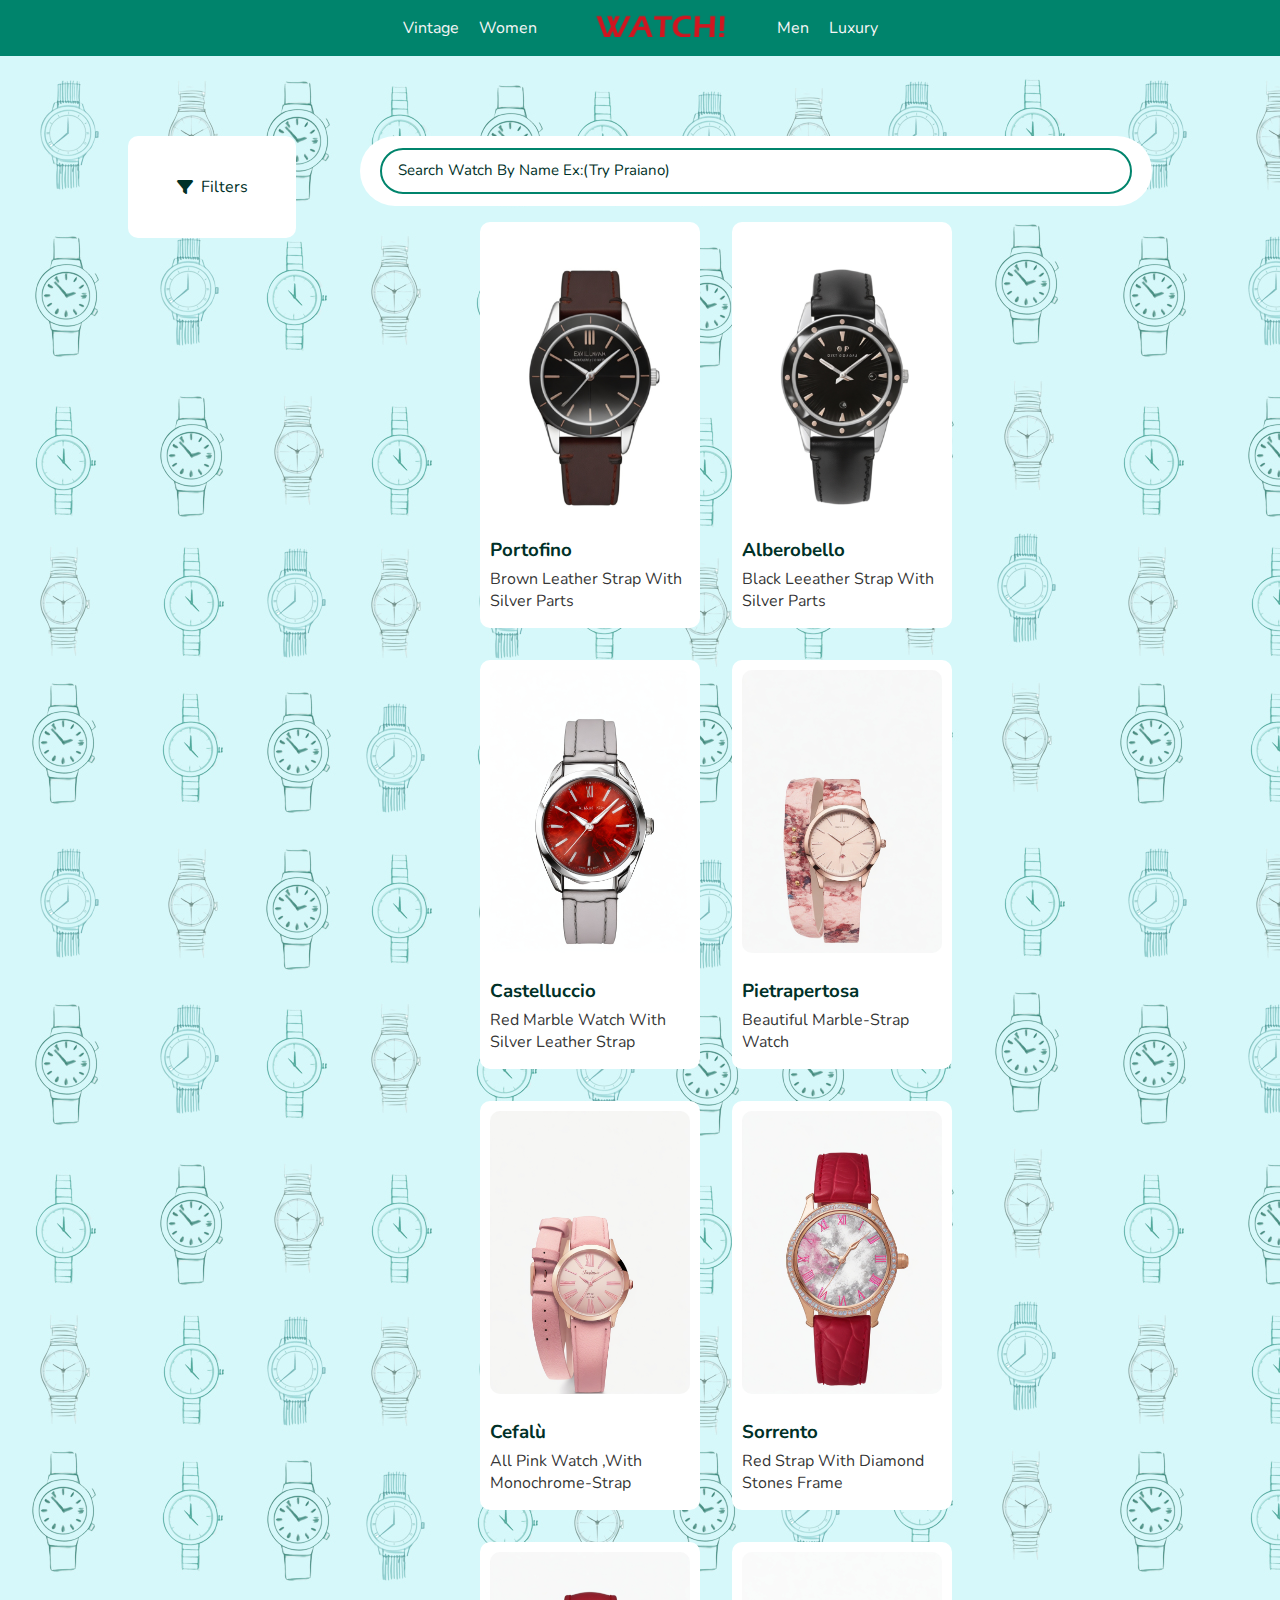
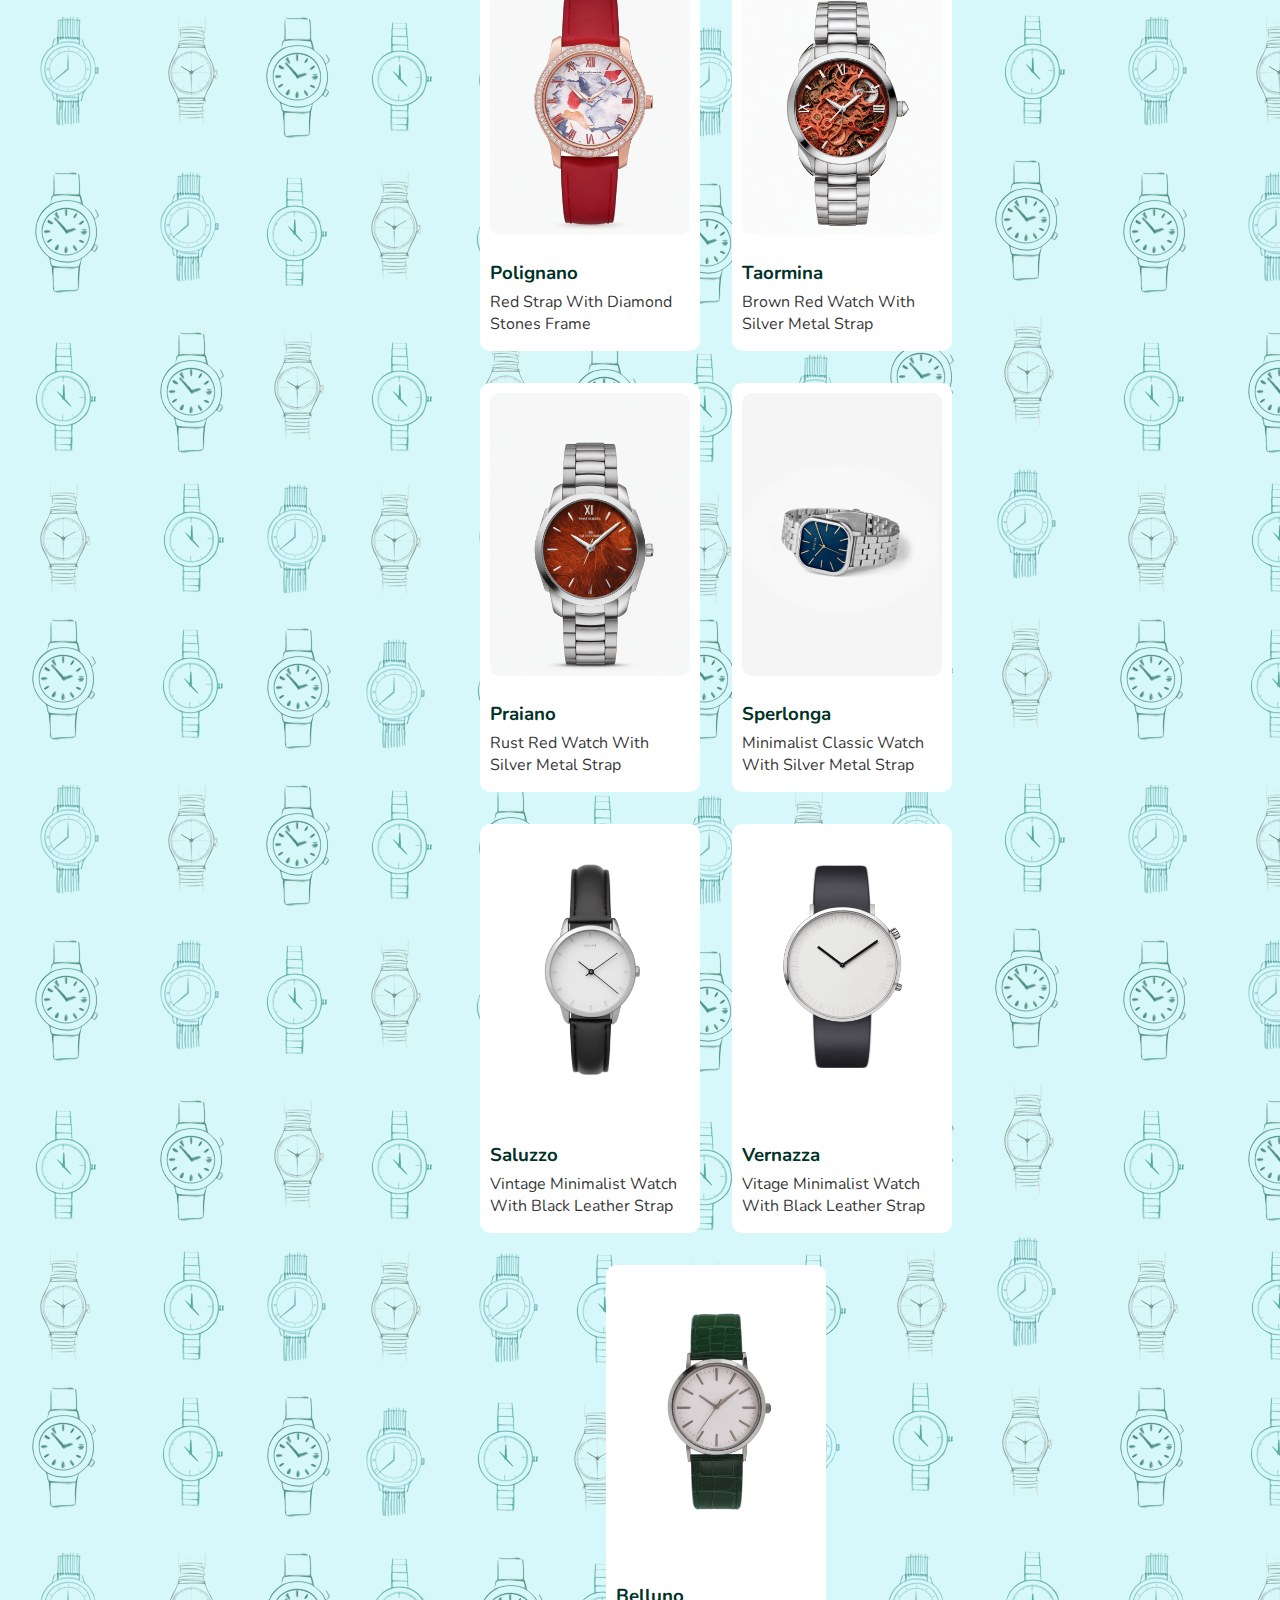
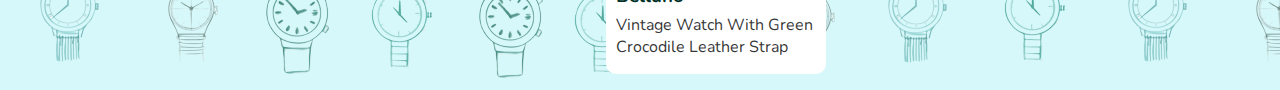
<file: watch!/store.html>
<!DOCTYPE html>
<html lang="en">
<head>
    <meta charset="UTF-8">
    <meta http-equiv="X-UA-Compatible" content="IE=edge">
    <link rel="stylesheet" href="style/style.css">
    <link rel="stylesheet" href="style/store.css">
    <link rel="preconnect" href="https://fonts.googleapis.com">
<link rel="preconnect" href="https://fonts.gstatic.com" crossorigin>
<link href="https://fonts.googleapis.com/css2?family=Nunito:ital,wght@0,200;0,300;0,400;0,500;0,600;0,700;0,800;0,900;0,1000;1,200;1,300;1,400;1,500;1,600;1,700;1,800;1,900;1,1000&display=swap" rel="stylesheet">
    <link rel="icon" type="image/x-icon" href="images/logoicon.png">
    <link rel="stylesheet" href="style/all.min.css">
    <meta name="viewport" content="width=device-width, initial-scale=1.0">
    <title>WATCH!</title>
</head>
<body>
    <!--header-->
    <div class="header">
        <div class="container">
            <a href="vintage.html">vintage</a>
            <a href="women.html">women</a>
            <div id="imagelogo"><img src="images/logo.png" alt=""></div>
            <a href="men.html">men</a>
            <a href="luxury.html">luxury</a>
        </div>
    </div>
    <!--hero section-->
    <div class="storebody">
        <div class="container">
            <div class="filters">
                <div class="filterstab">
                    <i class="fa-solid fa-filter"></i>
                    <p>filters</p>
                </div>
                <div class="checkboxes">
                    <div>
                        <h3>categories</h3>
                        <label for="classic">
                            <input type="checkbox" id="classic" class="check c">
                            <span class="checkmark"></span>
                            <img class="checkimg" src="images/checkmark.png" alt="">
                            classic (men)
                        </label>
                        <label for="luxury">
                            <input type="checkbox" id="luxury" class="check c">
                            <span class="checkmark"></span>
                            <img class="checkimg" src="images/checkmark.png" alt="">
                            luxury
                        </label>
                        <label for="fashion">
                            <input type="checkbox" id="fashion" class="check c">
                            <span class="checkmark"></span>
                            <img class="checkimg" src="images/checkmark.png" alt="">
                            fashion
                        </label>
                        <label for="vintage">
                            <input type="checkbox" id="vintage" class="check c">
                            <span class="checkmark"></span>
                            <img class="checkimg" src="images/checkmark.png" alt="">
                            vintage
                        </label>
                    </div>
                    <hr>
                    <div>
                        <h3>gender</h3>
                        <label for="male">
                            <input type="checkbox" id="male" class="check g">
                            <span class="checkmark"></span>
                            <img class="checkimg" src="images/checkmark.png" alt="">
                            male</label>
                        <label for="female">
                            <input type="checkbox" id="female" class="check g">
                            <span class="checkmark"></span>
                            <img class="checkimg" src="images/checkmark.png" alt="">
                            female</label>
                    </div>
                    <hr>
                    <div>
                        <h3>strap</h3>
                        <label for="metal">
                            <input type="checkbox" id="metal" class="check s">
                            <span class="checkmark"></span>
                            <img class="checkimg" src="images/checkmark.png" alt="">
                            metal
                        </label>
                        <label for="leather">
                            <input type="checkbox" id="leather" class="check s">
                            <span class="checkmark"></span>
                            <img class="checkimg" src="images/checkmark.png" alt="">
                            leather
                        </label>
                        <hr>
                        <label for="all">
                            <input type="checkbox" id="all" class="check s" checked="checked" >
                            all watches
                            <span class="checkmark"></span>
                            <img class="checkimg" src="images/checkmark.png" alt="">
                        </label>
                    </div>
    
                </div>
            </div>
            <div class="products">
                <div class="searchbar">
                    <input type="search" id="search" placeholder="search watch by name ex:(try praiano)">

                </div>
                <div class="productstwo">
                    <div class="classic male leather all" style="display: none;" id="portofino">
                        <img src="images/watches/DreamShaper_v5_black_leather_braclet_white_hand_watch_preview_0.jpg" alt="">
                        <div>
                            <h3 class="producttitle">Portofino</h3>
                            <p>brown leather strap with silver parts</p>
                        </div>
                    </div>
                    <div class="classic male leather all" style="display: none;" id="alberobello">
                        <img src="images/watches/DreamShaper_v5_black_leather_braclet_white_hand_watch_preview_2.jpg" alt="">
                        <div>
                            <h3 class="producttitle">Alberobello</h3>
                            <p>black leeather strap with silver parts</p>
                        </div>
                    </div>
                    <div class="classic male leather all" style="display: none;" id="castelluccio">
                        <img src="images/watches/DreamShaper_v5_black_leather_braclet_white_hand_watch_preview_3.jpg" alt="">
                        <div>
                            <h3 class="producttitle">Castelluccio</h3>
                            <p>red marble watch with silver leather strap</p>
                        </div>
                    </div>
                    <div class="fashion female leather all" style="display: none;" id="pietrapertosa">
                        <img src="images/watches/DreamShaper_v5_hand_watch_preview_0.jpg" alt="">
                        <div>
                            <h3 class="producttitle">Pietrapertosa</h3>
                            <p>beautiful marble-strap watch</p>
                        </div>
                    </div>
                    <div class="fashion female leather all" style="display: none;" id="cefalù">
                        <img src="images/watches/DreamShaper_v5_hand_watch_preview_1.jpg" alt="">
                        <div>
                            <h3 class="producttitle">Cefalù</h3>
                            <p>all pink watch ,with monochrome-strap</p>
                        </div>
                    </div>
                    <div class="fashion female leather all" style="display: none;" id="sorrento">
                        <img src="images/watches/DreamShaper_v5_hand_watch_preview_4.jpg" alt="">
                        <div>
                            <h3 class="producttitle">Sorrento</h3>
                            <p>red strap with diamond stones frame</p>
                        </div>
                    </div>
                    <div class="fashion female leather all" style="display: none;" id="polignano">
                        <img src="images/watches/DreamShaper_v5_hand_watch_preview_5.jpg" alt="">
                        <div>
                            <h3 class="producttitle">Polignano</h3>
                            <p>red strap with diamond stones frame</p>
                        </div>
                    </div>
                    <div class="luxury male metal all" style="display: none;" id="taormina">
                        <img src="images/watches/DreamShaper_v5_hand_watch_preview_image_0.jpg" alt="">
                        <div>
                            <h3 class="producttitle">Taormina</h3>
                            <p>brown red watch with silver metal strap</p>
                        </div>
                    </div>
                    <div class="luxury male metal all" style="display: none;" id="praiano">
                        <img src="images/watches/DreamShaper_v5_hand_watch_preview_image_1.jpg" alt="">
                        <div>
                            <h3 class="producttitle">Praiano</h3>
                            <p>rust red watch with silver metal strap</p>
                        </div>
                    </div>
                    <div class="luxury male metal all" style="display: none;" id="sperlonga">
                        <img src="images/watches/last silver watch.jpg" alt="">
                        <div>
                            <h3 class="producttitle">Sperlonga</h3>
                            <p>minimalist classic watch with silver metal strap</p>
                        </div>
                    </div>
                    <div class="vintage male leather all" style="display: none;" id="saluzzo">
                        <img src="images/watches/vintage1.jpg" alt="">
                        <div>
                            <h3 class="producttitle">Saluzzo</h3>
                            <p>vintage minimalist watch with black leather strap</p>
                        </div>
                    </div>
                    <div class="vintage male leather all" style="display: none;" id="vernazza">
                        <img src="images/watches/vintage2.jpg" alt="">
                        <div>
                            <h3 class="producttitle">Vernazza</h3>
                            <p>vitage minimalist watch with black leather strap</p>
                        </div>
                    </div>
                    <div class="vintage male leather all" style="display: none;" id="belluno">
                        <img src="images/watches/vintage3.jpg" alt="">
                        <div>
                            <h3 class="producttitle">Belluno</h3>
                            <p>vintage watch with green crocodile leather strap</p>
                        </div>
                    </div>
                </div>
            </div>
        </div>
    </div>
    <!--script-->
    <script src="script2.js"></script>
    <script src="search.js"></script>
</body>
</html>
</file>
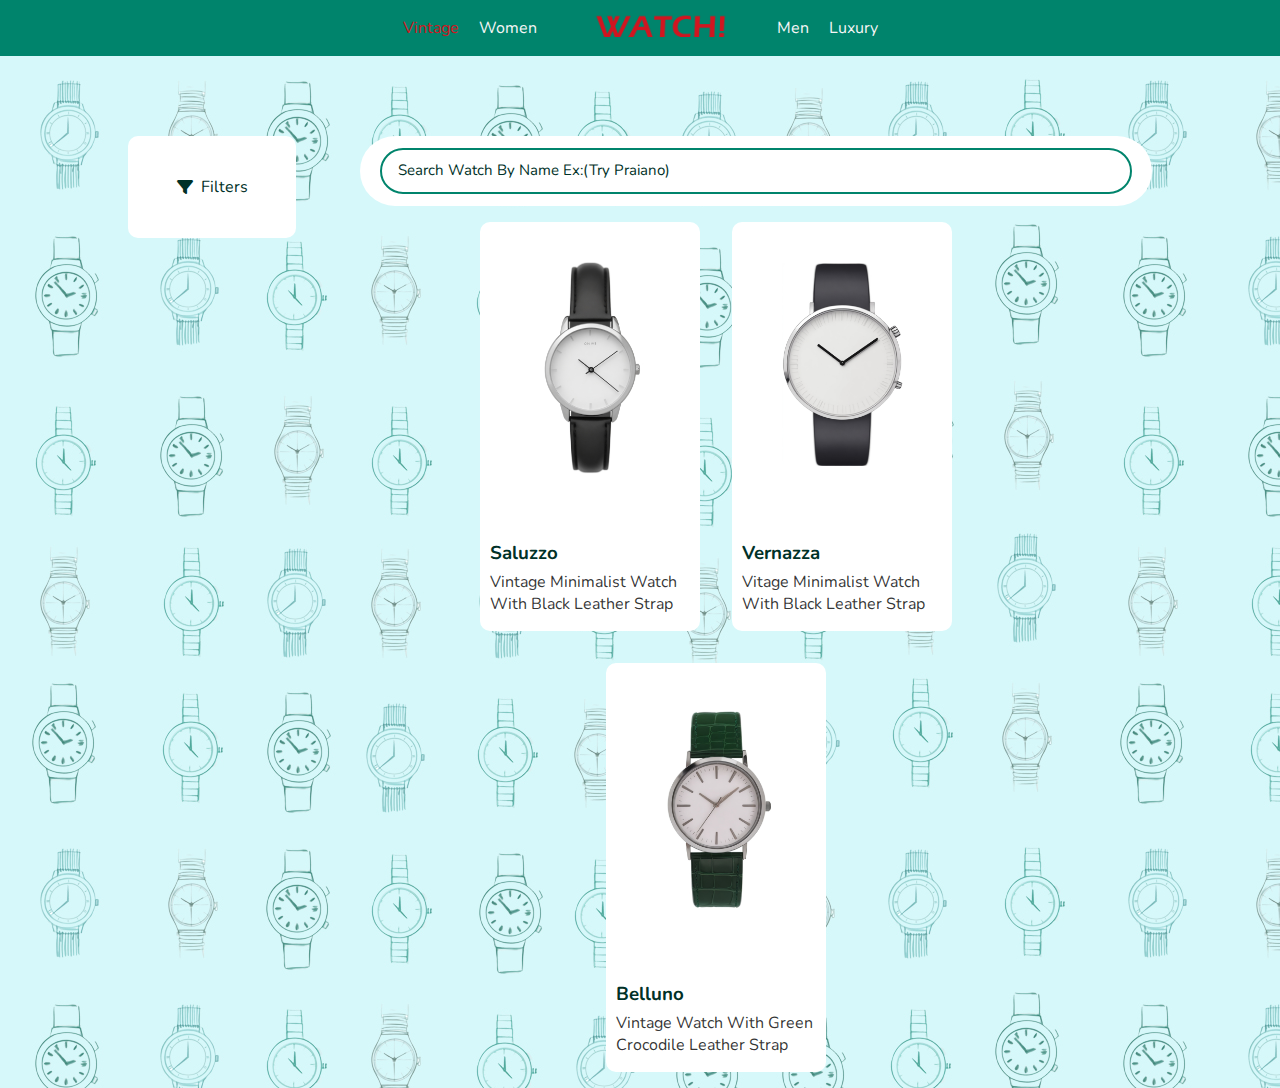
<file: watch!/vintage.html>
<!DOCTYPE html>
<html lang="en">
<head>
    <meta charset="UTF-8">
    <meta http-equiv="X-UA-Compatible" content="IE=edge">
    <link rel="stylesheet" href="style/style.css">
    <link rel="stylesheet" href="style/store.css">
    <link rel="preconnect" href="https://fonts.googleapis.com">
<link rel="preconnect" href="https://fonts.gstatic.com" crossorigin>
<link href="https://fonts.googleapis.com/css2?family=Nunito:ital,wght@0,200;0,300;0,400;0,500;0,600;0,700;0,800;0,900;0,1000;1,200;1,300;1,400;1,500;1,600;1,700;1,800;1,900;1,1000&display=swap" rel="stylesheet">
    <link rel="icon" type="image/x-icon" href="images/logoicon.png">
    <link rel="stylesheet" href="style/all.min.css">
    <meta name="viewport" content="width=device-width, initial-scale=1.0">
    <title>WATCH!</title>
</head>
<body>
    <!--header-->
    <div class="header">
        <div class="container">
            <a href="vintage.html" style="color: #D11520;">vintage</a>
            <a href="women.html" >women</a>
            <div id="imagelogo"><img src="images/logo.png" alt=""></div>
            <a href="men.html">men</a>
            <a href="luxury.html" >luxury</a>
        </div>
    </div>
    <!--hero section-->
    <div class="storebody">
        <div class="container">
            <div class="filters">
                <div class="filterstab">
                    <i class="fa-solid fa-filter"></i>
                    <p>filters</p>
                </div>
                <div class="checkboxes">
                    <div>
                        <h3>categories</h3>
                        <label for="classic">
                            <input type="checkbox" id="classic" class="check c">
                            <span class="checkmark"></span>
                            <img class="checkimg" src="images/checkmark.png" alt="">
                            classic (men)
                        </label>
                        <label for="luxury">
                            <input type="checkbox" id="luxury" class="check c">
                            <span class="checkmark"></span>
                            <img class="checkimg" src="images/checkmark.png" alt="">
                            luxury
                        </label>
                        <label for="fashion">
                            <input type="checkbox" id="fashion" class="check c">
                            <span class="checkmark"></span>
                            <img class="checkimg" src="images/checkmark.png" alt="">
                            fashion
                        </label>
                        <label for="vintage">
                            <input type="checkbox" id="vintage" class="check c" checked="checked">
                            <span class="checkmark"></span>
                            <img class="checkimg" src="images/checkmark.png" alt="">
                            vintage
                        </label>
                    </div>
                    <hr>
                    <div>
                        <h3>gender</h3>
                        <label for="male">
                            <input type="checkbox" id="male" class="check g">
                            <span class="checkmark"></span>
                            <img class="checkimg" src="images/checkmark.png" alt="">
                            male</label>
                        <label for="female">
                            <input type="checkbox" id="female" class="check g">
                            <span class="checkmark"></span>
                            <img class="checkimg" src="images/checkmark.png" alt="">
                            female</label>
                    </div>
                    <hr>
                    <div>
                        <h3>strap</h3>
                        <label for="metal">
                            <input type="checkbox" id="metal" class="check s">
                            <span class="checkmark"></span>
                            <img class="checkimg" src="images/checkmark.png" alt="">
                            metal
                        </label>
                        <label for="leather">
                            <input type="checkbox" id="leather" class="check s">
                            <span class="checkmark"></span>
                            <img class="checkimg" src="images/checkmark.png" alt="">
                            leather
                        </label>
                        <hr>
                        <label for="all">
                            <input type="checkbox" id="all" class="check s"  >
                            all watches
                            <span class="checkmark"></span>
                            <img class="checkimg" src="images/checkmark.png" alt="">
                        </label>
                    </div>
    
                </div>
            </div>
            <div class="products">
                <div class="searchbar">
                    <input type="search" id="search" placeholder="search watch by name ex:(try praiano)">

                </div>
                <div class="productstwo">
                    <div class="classic male leather all" style="display: none;" id="portofino">
                        <img src="images/watches/DreamShaper_v5_black_leather_braclet_white_hand_watch_preview_0.jpg" alt="">
                        <div>
                            <h3 class="producttitle">Portofino</h3>
                            <p>brown leather strap with silver parts</p>
                        </div>
                    </div>
                    <div class="classic male leather all" style="display: none;" id="alberobello">
                        <img src="images/watches/DreamShaper_v5_black_leather_braclet_white_hand_watch_preview_2.jpg" alt="">
                        <div>
                            <h3 class="producttitle">Alberobello</h3>
                            <p>black leeather strap with silver parts</p>
                        </div>
                    </div>
                    <div class="classic male leather all" style="display: none;" id="castelluccio">
                        <img src="images/watches/DreamShaper_v5_black_leather_braclet_white_hand_watch_preview_3.jpg" alt="">
                        <div>
                            <h3 class="producttitle">Castelluccio</h3>
                            <p>red marble watch with silver leather strap</p>
                        </div>
                    </div>
                    <div class="fashion female leather all" style="display: none;" id="pietrapertosa">
                        <img src="images/watches/DreamShaper_v5_hand_watch_preview_0.jpg" alt="">
                        <div>
                            <h3 class="producttitle">Pietrapertosa</h3>
                            <p>beautiful marble-strap watch</p>
                        </div>
                    </div>
                    <div class="fashion female leather all" style="display: none;" id="cefalù">
                        <img src="images/watches/DreamShaper_v5_hand_watch_preview_1.jpg" alt="">
                        <div>
                            <h3 class="producttitle">Cefalù</h3>
                            <p>all pink watch ,with monochrome-strap</p>
                        </div>
                    </div>
                    <div class="fashion female leather all" style="display: none;" id="sorrento">
                        <img src="images/watches/DreamShaper_v5_hand_watch_preview_4.jpg" alt="">
                        <div>
                            <h3 class="producttitle">Sorrento</h3>
                            <p>red strap with diamond stones frame</p>
                        </div>
                    </div>
                    <div class="fashion female leather all" style="display: none;" id="polignano">
                        <img src="images/watches/DreamShaper_v5_hand_watch_preview_5.jpg" alt="">
                        <div>
                            <h3 class="producttitle">Polignano</h3>
                            <p>red strap with diamond stones frame</p>
                        </div>
                    </div>
                    <div class="luxury male metal all" style="display: none;" id="taormina">
                        <img src="images/watches/DreamShaper_v5_hand_watch_preview_image_0.jpg" alt="">
                        <div>
                            <h3 class="producttitle">Taormina</h3>
                            <p>brown red watch with silver metal strap</p>
                        </div>
                    </div>
                    <div class="luxury male metal all" style="display: none;" id="praiano">
                        <img src="images/watches/DreamShaper_v5_hand_watch_preview_image_1.jpg" alt="">
                        <div>
                            <h3 class="producttitle">Praiano</h3>
                            <p>rust red watch with silver metal strap</p>
                        </div>
                    </div>
                    <div class="luxury male metal all" style="display: none;" id="sperlonga">
                        <img src="images/watches/last silver watch.jpg" alt="">
                        <div>
                            <h3 class="producttitle">Sperlonga</h3>
                            <p>minimalist classic watch with silver metal strap</p>
                        </div>
                    </div>
                    <div class="vintage male leather all" style="display: none;" id="saluzzo">
                        <img src="images/watches/vintage1.jpg" alt="">
                        <div>
                            <h3 class="producttitle">Saluzzo</h3>
                            <p>vintage minimalist watch with black leather strap</p>
                        </div>
                    </div>
                    <div class="vintage male leather all" style="display: none;" id="vernazza">
                        <img src="images/watches/vintage2.jpg" alt="">
                        <div>
                            <h3 class="producttitle">Vernazza</h3>
                            <p>vitage minimalist watch with black leather strap</p>
                        </div>
                    </div>
                    <div class="vintage male leather all" style="display: none;" id="belluno">
                        <img src="images/watches/vintage3.jpg" alt="">
                        <div>
                            <h3 class="producttitle">Belluno</h3>
                            <p>vintage watch with green crocodile leather strap</p>
                        </div>
                    </div>
                </div>
                </div>
        </div>
    </div>
    <!--script-->
    <script src="script2.js"></script>
    <script src="search.js"></script>
</body>
</html>
</file>
<file: elzero/css/style.css>
/* global rules */
*{
    font-family: 'Cairo' ,sans-serif;
    text-transform: capitalize;
}
:root {
    --main-color:#2196F3;
}
.container{
    margin: 0 auto;
}
body{
    margin: 0;
}
body > div {
    overflow: hidden;
}
@media (max-width :375px){
    .container {
        width: 250px;
    }
}
@media (min-width: 375px ) and (max-width : 576px ){
    .container{
        width:300px;
    }
}
@media (min-width: 576px) and (max-width:991px){
    .container{
        width: 550px;
    }
}
@media (min-width: 992px) { 
    .container{
        width: 950px;
    }
}
.mainheading {
    display: flex;
    justify-content: center;
}
@media (max-width : 358px){
    .mainheading{
        transform: scale(0.7);
    }
}
.mainheading h2 {
    text-transform: uppercase;
    text-align: center;
    border: 3px solid black;
    width: 120px;
    padding: 10px 20px;
    position: relative;
    width: fit-content;
}
.mainheading h2:hover {
    animation-name: hanim;
    animation-duration: 0.5s;
    animation-delay: 1s;
    animation-fill-mode: forwards;
}
@keyframes hanim {
    to{
        color: white;
        border: none;
    }
}
.mainheading h2::before{
    content: "";
    height: 20px;
    width: 20px;
    background-color: var(--main-color);
    border-radius: 50%;
    position: absolute;
    top: 50%;
    transform: translate(0,-50%);
    left: -60px;
    z-index: -1;
}
.mainheading h2::after{
    content: "";
    height: 20px;
    width: 20px;
    background-color: var(--main-color);
    border-radius: 50%;
    position: absolute;
    top: 50%;
    transform: translate(0,-50%);
    right: -60px;
    z-index: -1;
}
.mainheading h2:hover::after {
    animation-name: dotmove;
    animation-duration: 0.8s;
    animation-fill-mode: forwards;
}
.mainheading h2:hover::before {
    animation-name: dotmovetwo;
    animation-duration: 0.8s;
    animation-fill-mode: forwards;
}
.animation{
    position: relative;
    height: 71px;
}
.animation::before {
    content: "";
    width: 50%;
    height: 100%;
    background-color: var(--main-color);
    position: absolute;
    left: 0;
    top: 20px;
    transform: scale(0) ;
    transform-origin: center left;
}
.animation::after {
    content: "";
    width: 50%;
    height: 100%;
    background-color: var(--main-color);
    position: absolute;
    right: 0;
    top: 20px;
    z-index: -1;
    transform: scale(0) ;
    transform-origin: center right;
}
.animation:hover::before{
    animation-name: box;
    animation-duration: 1s;
    animation-delay: 0.3s;
    animation-fill-mode: forwards;
}
.animation:hover::after{
    animation-name: box;
    animation-duration: 1s;
    animation-delay: 0.3s;
    animation-fill-mode: forwards;
}
@keyframes box{
    100%{
        transform: scale(1);
    }
}
@keyframes dotmove {
    99% {
        transform: translate(-60px,-50%);
    }
    100%{
        visibility: hidden;
    }
}
@keyframes dotmovetwo {
    99% {
        transform: translate(60px,-50%);
    }
    100%{
        visibility: hidden;
    }
}

/* header */
header {
    background-color: white;
    box-shadow: 0 0 10 #ddd;
    box-shadow: 0px 10px 20px #ddd;
}
header .container {
    display: flex;
    justify-content: space-between;
}
@media (max-width:767px){
    header .container {
        flex-direction: column;
        align-items: center;
    }
}
header .container a {
    text-transform: capitalize;
    color: var(--main-color);
    text-decoration: none;
    font-size: 30px;
    font-weight: bold;
}
header .container ul {
    list-style-type: none;
    display: flex;
    margin: auto 0;
    padding: 0;
}
header .container ul li {
    text-transform: capitalize;
    transition: 0.5s;
    padding: 20px;
    position: relative;
}
header .container ul li:last-of-type{
    min-width: 77px;
}
@media (max-width:375px){
    header .container ul li {
        padding: 10px 5px;
    }
}
header .container ul li:hover {
    background-color: rgb(33, 150, 243 , 0.1);
    color: var(--main-color);
}
header .container ul li::before {
    content: '';
    height: 5px;
    width: 0%;
    background-color: var(--main-color);
    position: absolute;
    left: 0;
    top: -5px;
}
header .container ul li:hover::before {
    animation-name: bordertop;
    animation-duration: 0.5s;
    animation-fill-mode: forwards;
}
@keyframes bordertop {
    100%{
        width: 100%;
    }
}
/*landing*/
.landing {
    position: relative;
    height: 500px;
}
.landing::before {
    content: '';
    width: 100%;
    height: 100%;
    position: absolute;
    top: 0;
    left: 0;
    background-color: #ECECEC;
    z-index: -1;
    transform-origin: left bottom;
    transform: skewY(-2deg);
}
.landing .container {
    display: flex;
    justify-content: space-between;
}
.landingtext {
    display: flex;
    flex-direction: column;
    justify-content: center;
}
.landing h1 {
    line-height: 0.9;
}
.landing p {
    color: #777;
    font-size: 20px;
}
.image img {
    width: 90%;
    animation-name: upanddown;
    animation-duration: 5s;
    animation-iteration-count: infinite;
    animation-direction: alternate;
    animation-timing-function: ea;
}
@keyframes upanddown {
    100%{
        transform: translate(0px,100px);
    }
}
@media (max-width:992px){
    .landingtext {
        margin-top: 50px;
    }
    .landing h1 , .landing p {
        text-align: center;
    }
    .landing img {
        display: none;
    }
}
.landing a {
    font-size: 40px;
    color: var(--main-color);
    position: absolute;
    left: 50%;
    bottom: -70px;
    animation-name: arrowdown;
    animation-duration: 2s;
    animation-iteration-count: infinite;
}
@keyframes arrowdown {
    0% {
        transform: translate(0,0);
    }
    17.5% {
        transform: translate(0px , 40px);
    }
    25% {
        transform: translate(0,0);
    }
    42.5% {
        transform: translate(0px , 40px);
    }
    50% {
        transform: translate(0 , 0);
    }
}
/*articles*/
.articles{
    margin-top: 150px;
}
.articles .container {
    display: grid;
    grid-template-columns: repeat(auto-fill , minmax(230px , 1fr));
    margin-top: 50px;
}
.articles .container .articlebox{
    display: flex;
    flex-direction: column;
    background-color: white;
    margin: 10px;
    border-radius: 3%;
    box-shadow: 5px 5px 5px #ddd , -5px -5px 5px #ddd ;
    transition: 0.3s;
}
.articlebox:hover{
    transform: translate(0 , -15px);
}
.articles .container .articlebox img {
    width:100%;
    border-top-left-radius: 3%;
    border-top-right-radius: 3%;
}
.articletext {
    padding: 10px 10px 0 10px;
    position: relative;
}
.articletext p {
    color: #777;
}
.readmore{
    display: flex;
    justify-content: space-between;
    align-items: center;
}
.readmore h3 , .readmore i{
    color: var(--main-color);
}
.articletext hr {
    position: absolute;
    width: 100%;
    left: 0;
}
.articlebox:hover .readmore i {
    animation-name: readmorearrow;
    animation-duration: 1s;
    animation-iteration-count: infinite;
}
@keyframes readmorearrow {
    100%{
        transform: translate(-10px,0);
    }
}
/* gallery */
.gallery {
    position: relative;
    z-index: 2;
    margin-top: 50px;
    padding-top: 10px;
    background-color: #ECECEC;
    padding-bottom: 20px;    
}
.gallery .container {
    display: grid;
    grid-template-columns: repeat(auto-fill , minmax(300px , 1fr));
    margin-top: 50px;
}
@media (max-width : 376px) {
    .gallery .container {
        grid-template-columns: repeat(auto-fill , minmax(200px , 1fr));
    }
}
.gallerybox{
    border: 10px solid white;
    margin: 5px;
    overflow: hidden;
    position: relative;
}
.gallerybox:hover img{
    transform: rotate(10deg) scale(1.2);
}
.gallerybox img {
    width: 100%;
    transition: 0.3s;
}
.gallerybox::before {
    content: '';
    height: 100%;
    width: 100%;
    background-color: white;
    position: absolute;
    top: 0;
    left: 0;
    transition: 0.3s;
    transform: scale(0);
    z-index: 2;
    opacity: 0.2;
}
.gallerybox:hover::before {
    transform: scale(1);
}
/* features */
.features {
    margin-top: 20px;
    text-align: center;
}
.features .container {
    margin-top: 50px;
    display: grid;
    grid-template-columns: repeat(auto-fill , minmax(250px , 1fr));

}
.featuresbox {
    border:1px solid #777;
    margin: 10px ;
    overflow: hidden;
}
@media (min-width:576px) and (max-width:992px){
    .featuresbox{
        width: 270px !important;
    }
}
.featuresbox img {
    width: 100%;
}
.featuresimage {
    position: relative;
}
.container .featuresbox:first-of-type .featuresimage::before{
    content: "";
    width: 100%;
    height: 97%;
    background-color:rgb(255 , 0 , 0 , 0.4);
    position: absolute;
    top: 0;
    left: 0;
}
.container .featuresbox:nth-of-type(2) .featuresimage::before{
    content: "";
    width: 100%;
    height: 97%;
    background-color:rgba(113, 238, 113, 0.4);
    position: absolute;
    top: 0;
    left: 0;
}
.container .featuresbox:nth-of-type(3) .featuresimage::before{
    content: "";
    width: 100%;
    height: 97%;
    background-color:#7f7fff66;
    position: absolute;
    top: 0;
    left: 0;
}
.featurestext {
    padding: 10px;
    position: relative;
    margin-top: 20px;
}
.featurestext::before {
    content: '';
    width: 100%;
    height: 30%;
    position: absolute;
    background-color: white;
    top: -70px;
    left: 0;
    transform: skewy(-15deg);
    transition: 0.3s;
}
.featuresbox:hover .featurestext::before {
    transform: skewy(15deg);
}
.featurestext h2 {
    font-weight: bold;
    width: fit-content;
    margin: 0 auto;
    z-index: 2;
    position: relative;
}
.featuresbox:first-of-type .featurestext h2 {
    border-bottom: 5px solid red;
}
.featuresbox:nth-of-type(2) .featurestext h2 {
    border-bottom: 5px solid green;
}
.featuresbox:nth-of-type(3) .featurestext h2 {
    border-bottom: 5px solid blue;
}
.featurestext p {
    color: #777;
}
.featurestext h3 {
    border-width: 2px;
    border-style: solid;
    border-radius: 10%;
    width: fit-content;
    margin: 0 auto;
    padding: 5px 25px;
    position: relative;
    transition: 0.1s;
}
.featurestext h3::after {
    content: '';
    width:0%;
    height: 100%;
    position: absolute;
    left: 0;
    top: 0;
    transition: 0.2s ;
    z-index: -1;
    border-radius: 4px;
}
.featuresbox:hover .featurestext h3{
    color: white !important;
}
.featuresbox:hover .featurestext h3::after{
    width: 100%;
}
.featuresbox:first-of-type .featurestext h3::after{
    background-color: red;
}
.featuresbox:nth-of-type(2) .featurestext h3::after{
    background-color: green;
}
.featuresbox:nth-of-type(3) .featurestext h3::after{
    background-color: blue;
}
.featuresbox:first-of-type .featurestext h3 {
    color: red;
    border-color: red;
}
.featuresbox:nth-of-type(2) .featurestext h3 {
    color: green;
    border-color: green;
}
.featuresbox:nth-of-type(3) .featurestext h3 {
    color: blue;
    border-color: blue;
}
/*testimonials*/
.testimonials{
    background-color: #ECECEC;
    position: relative;
    z-index: 2;
    margin-top: 50px;
    padding-bottom: 30px;
    overflow: hidden;
}
.testimonials .container h3 , .testimonials .container p {
    color: #777;
}
.testimonials .container h3 {
    font-weight: normal;
}
.testimonials .container{
    display: grid;
    grid-template-columns: repeat(auto-fill , minmax(250px , 1fr));
    gap: 70px;
    margin-top: 80px;
}
.testimonialsbox{
    position: relative;
    background-color: white;
    padding-left: 30px;
    border-radius: 10px;
    padding: 20px;
}
.testimonialsbox img {
    width: 100px;
    border-radius: 50%;
    position: absolute;
    right: -50px;
    top: -50px;
    border: 10px solid #ECECEC;
}
@media (max-width:400px) {
    .testimonialsbox img {
        width: 80px;
        right: -40px;
        top: -40px;
    }
}
.fullstar {
    color: rgb(236, 201, 42);
}
/*team*/
.team {
    overflow: hidden;
}
.team .container {
    margin-top: 50px;
    display: grid;
    grid-template-columns: repeat(auto-fill , minmax(300px , 1fr));
}
@media (max-width:376px){
    .team .container{
        grid-template-columns: repeat(auto-fill , minmax(250px , 300px)) !important;
        transform: translate(-15%, 0px);
    }
}
.teambox{
    display: flex;
    flex-direction: column;
    background-color: #ECECEC;
    border-radius: 10px;
    margin: 30px;
    padding: 50px 0 50px 50px ;
    position: relative;
}
@media (max-width:992px){
    .team .container {
        width: 700px;
        grid-template-columns: repeat(auto-fill , minmax(300px , 350px))
    }
    .teambox {
        padding: 25px 0 25px 25px;
    }
    .teambox .imgandicons img{
        width: 90% !important;
        left: -30px !important;
    }
    .teambox h2 , .teambox p {
        transform: translate(-15px ,0 ) !important;
    }
    .icons {
        right: 40px !important;
    }
}
@media (max-width : 767px){
    .team .container {
        width: 500px;
        justify-content: center;
    }
}
@media (max-width:498px){
    .teambox {
        padding: 10px 0 10px 10px;
    }
    .teambox h2 , .teambox p {
        transform: translate(0 ,0 ) !important;
    }
    .teambox .imgandicons img{
        width: 80% !important;
        left: -10px !important;
        top: 10px !important;
    }
}
.teambox::before{
    content: '';
    width: 100%;
    height: 100%;
    background-color: rgb(128,128,128 , 0.2);
    position: absolute;
    top: 0;
    left: 0;
    border-radius: 10px;
    transform: rotatey(90deg);
    transform-origin: right center;
    transition: 0.3s;
}
.teambox:hover::before{
    transform: rotateY(0deg);
}
.imgandicons{
    display: flex;
    position: relative;
    justify-content: space-between;
    flex-basis: 180px;
    align-items: center;
    padding-top: 50px;
    
}
.teambox h2 {
    color: var(--main-color);
}
.teambox h2 , .teambox p {
    flex-basis: 10px;
    padding: 0;
    margin: 0;
    transform: translate(-30px , 0);
}
.teambox .imgandicons img {
    width:110%;
    position: absolute;
    left: -60px;
    top: -10px;
    transform: translate(-30px , 0);
    border-radius: 10px;
    transition: 0.3s;
}
.imgandicons .icons {
    display: flex;
    flex-direction: column;
    position: absolute;
    right: 20px;
    top: 50px;
    align-items: center;
    
}
.imgandicons .icons i{
    margin-bottom: 10px;
    color: #777;
    transition: 0.3s;
}
.imgandicons .icons i:hover {
    color: var(--main-color);
}
.teambox:hover .imgandicons img{
    filter: grayscale(100%);
}
/* services */
.services {
    background-color: #ECECEC;
    position: relative;
    z-index: 2;
    padding-bottom: 50px;
    overflow: hidden;
}
.services .container {
    display: grid;
    grid-template-columns: repeat(auto-fill , minmax(300px , 1fr));
    margin: 70px auto 0px auto;
}
@media (max-width:376px){
    .services .container{
        grid-template-columns: repeat(auto-fill , minmax(200px , 1fr));
    }
}
.servicesbox {
    background-color: white;
    margin: 10px;
    padding: 40px 10px 0 10px;
    text-align: center;
    position: relative;
    transition: 0.3s;
    box-shadow: 5px 5px 5px #ddd , -5px -5px 5px #ddd ;
}
.servicesbox:hover{
    transform: translate(0px , -10px);
}
.servicesbox::before{
    content: "";
    width: 100%;
    height: 2px;
    background-color: var(--main-color);
    position: absolute;
    top: -2px;
    left:0;
    transform: scale(0);
    transition: 0.3s;
}
.servicesbox:hover::before{
    transform: scale(1);
}
.servicesbox i {
    font-size: 50px;
    color: #ECECEC ;
}
.servicesbox p {
    font-weight: bold;
    font-size: 20px;
    color: var(--main-color);
}
.servicesbox .servicesdetails {
    display: flex;
    align-items: center;
    justify-content: space-between;
}
.servicesdetails p {
    color: white;
    background-color: var(--main-color);
    padding: 10px 20px 10px 20px;
    transform: translate(-10px , 20px);
    position: relative;
}
.servicesdetails p::before {
    content: "";
    width: 100%;
    height: 100%;
    background-color: var(--main-color);
    position: absolute;
    right: -20px;
    top: 0;
    z-index: -1;
    transform: skewx(-20deg);
}
.servicesdetails p::after {
    content: "";
    width: 100%;
    height: 100%;
    background-color: #ECECEC;
    position: absolute;
    right: -50px;
    top: 0;
    z-index: -2;
    transform: skewx(-20deg);
}
.servicesdetails a {
    margin-top: 30px;
    text-decoration: none;
    color: var(--main-color);
}
/* skills */
.skills{
    overflow: hidden;
}
.skills .container {
    display: flex;
    margin-top: 140px;
}
@media (max-width : 992px){
    .skills .container img {
        display: none;
    }
}
.percbars{
    width: 100%;
    display: flex;
    flex-direction: column;
    justify-content: center;
}
.percbars div {
    width: 100%;
    height: 20px;
    background-color: #ECECEC;
    margin-bottom: 70px;
    position: relative;
}
.percbars div:first-child span , .percbars div:last-child span{
    display: block;
    width: 0%;
    height: 100%;
    background-color: var(--main-color);
    animation-name: percentage80;
    animation-duration: 1s;
    animation-fill-mode: forwards;
    animation-timing-function:ease-in;
}
.percbars div:nth-child(2) span {
    display: block;
    width: 0%;
    height: 100%;
    background-color: var(--main-color);
    animation-name: percentage85;
    animation-duration: 1s;
    animation-fill-mode: forwards;
    animation-timing-function:ease-in;
}
.percbars div:nth-child(3) span {
    display: block;
    width: 0%;
    height: 100%;
    background-color: var(--main-color);
    animation-name: percentage70;
    animation-duration: 1s;
    animation-fill-mode: forwards;
    animation-timing-function:ease-in;
}
.percbars div:first-child:after{
    content: "80%";
    color: var(--main-color);
    padding: 0px 10px 0px 10px ;
    border: 2px solid #ECECEC;
    border-radius: 10px;
    position: absolute;
    right: 0;
    top: -45px;
}
.percbars div:nth-child(2):after{
    content: "85%";
    color: var(--main-color);
    padding: 0px 10px 0px 10px ;
    border: 2px solid #ECECEC;
    border-radius: 10px;
    position: absolute;
    right: 0;
    top: -45px;
}
.percbars div:nth-child(3):after{
    content: "70%";
    color: var(--main-color);
    padding: 0px 10px 0px 10px ;
    border: 2px solid #ECECEC;
    border-radius: 10px;
    position: absolute;
    right: 0;
    top: -45px;
}
.percbars div:nth-child(4):after{
    content: "80%";
    color: var(--main-color);
    padding: 0px 10px 0px 10px ;
    border: 2px solid #ECECEC;
    border-radius: 10px;
    position: absolute;
    right: 0;
    top: -45px;
}
.percbars div:first-child::before {
    content: 'HTML';
    font-weight: bold;
    position: absolute;
    top: -40px;
}
.percbars div:nth-child(2)::before {
    content: 'CSS';
    font-weight: bold;
    position: absolute;
    top: -40px;

}
.percbars div:nth-child(3)::before {
    content: 'JavaScript';
    font-weight: bold;
    position: absolute;
    top: -40px;

}
.percbars div:nth-child(4)::before {
    content: 'PHP';
    font-weight: bold;
    position: absolute;
    top: -40px;

}
@keyframes percentage80 {
    100%{
        width: 80%;
    }
}
@keyframes percentage85 {
    100%{
        width: 85%;
    }
}
@keyframes percentage70 {
    100%{
        width: 70%;
    }
}
/*howitworks*/
.how{
    background-color: #ECECEC;
    position: relative;
    z-index: 2;
    overflow: hidden;
}
.how .container {
    margin-top: 70px;
    display: flex;
    height: 500px;
}
.howcontent{
    height: 100%;
}
.howcontent > div{
    height: calc(80% / 3);
    margin-bottom: 10px;
    display: flex;
    background-color: white;
    padding: 10px 10px 5px 15px;
    border-radius: 5px;
    border: 1px solid white;
    position: relative;
}
.howcontent > div:last-child {
    margin-bottom: 0;
}
.howcontent > div .howimage img {
    width: 100%;
    height: 70px;
    transform: translate(0 , 30px);
    margin-right: 50px;
}
.container .mainimage{
    flex-basis: 30%;
    margin-right: 20px;
}
.howcontent > div .howimage {
    margin-right: 20px;
}
.howcontent .howtext {
    display: flex;
    flex-direction: column;
    position: relative;
    z-index: 2;
}
.howcontent .howtext p {
    margin: 0;
}
.howcontent .howtext p:last-of-type {
    font-size: small;
    color: #777;
}
.howcontent > div::before {
    content: '';
    width: 100%;
    height: 100%;
    background-color: #ECECEC;
    position: absolute;
    top: 0;
    left: 0;
    transform: scale(0);
    transition: 0.3s;
}
.howcontent > div:hover::before {
    transform: scale(1);
}
@media (max-width:992px){
    .how .container {
        display:flex; 
        flex-direction: column;
        height: 1100px;
    }
    .how .container img {
        margin-right: 0px !important; 
        margin-bottom: 50px;
    }
}
@media (max-width : 767px ){
    .how .container {
        height: 1200px;
    }
    .howcontent div {
        flex-direction: column;
    }
    .howcontent div .howimage img {
        position: absolute;
        left: 50%;
        width: 20% !important;
        transform: translate(-50% , 0) !important;
    }
    .howcontent div .howimage {
        position: relative;
        margin-bottom: 40px;
        height: 40%;
    }
    .howcontent div{
        margin-bottom: 20px !important;
    }
    .howcontent div .howtext {
        text-align: center;
    }
    .container .mainimage img {
        width: 100%;
    }
}
/*events*/
.events{
    position: relative;
}
.events > img:first-of-type {
    position: absolute;
    top: 100px;
    right: 0;
    z-index: -1;
}
.events > img:nth-of-type(2){
    position: absolute;
    bottom: 0;
    left: 0;
    z-index: -1;
}
.events .container{
    margin-top: 70px;
    display: grid;
    grid-template-columns: repeat(10 , auto);
    grid-template-rows: repeat(10 , auto);
    margin-bottom: 20px;
}
@media (max-width : 355px) {
    .events .container > div {
        transform: scale(0.7) !important;
    }
}
@media (max-width : 319px) {
    .events .container > div {
        transform: scale(0.5) translate(-70px , 0) !important;
    }
}
.eventimage {
    grid-column: 1 / span 1;
    grid-row: 1 / span 1;
    display: flex;
    justify-content: center;
}
@media (max-width : 992px) {
    .eventimage img {
        display: none;
    }
}
.eventimage img {
    width: 70%;
}
.clockandtext {
    grid-column: 2 /span 6;
    grid-row: 1 / span 6;
    display: flex;
    flex-direction: column;
    align-items: center;
}
.subscribe {
    grid-column: 1 / span 10;
    grid-row: 6 / span 4;
}
.clock {
    display: flex;
}
.clock > div {
    display: flex;
    flex-direction: column;
    margin: 10px;
    margin-right: 5px !important;
    padding: 20px 0px 20px 0px;
    border: 1px solid #777;
    border-radius: 10px;
    text-align: center;
    transition: 0.3s;
    transform: scale(0.7);
}
.clock > div:hover {
    border-color: var(--main-color);
}
.clock > div span:first-child {
    padding-bottom: 20px;
    position: relative;
    margin-bottom: 10px;
    font-weight: bold;
    font-size: 40px;
    color: var(--main-color);
}
.clock>div span {
    padding-left: 10px;
    padding-right: 10px
}
.clock > div span:first-child::before {
    content: '';
    width: 100%;
    height: 1px;
    background-color: #777;
    position: absolute;
    left: 0;
    bottom: 0;
    transition: 0.3s;
}
.clock > div:hover span:first-child::before {
    background-color: var(--main-color);
}
.mainevent {
    text-align: center;
}
.mainevent p:first-child {
    font-weight: bold;
    font-size: 20px;
}
.mainevent p:nth-child(2){
    color: #777;
    font-size: 10px;
}
.subscribe{
    display: flex;
    justify-content: center;
    margin-top: 50px;
}
.subscribecontent {
    padding: 20px  30px 20px 50px ;
    background-color: #ECECEC;
    border-radius: 40px;
    position: relative;
    width: 350px;
    transform: translate(-50px  , 0);
}
.subscribecontent input {
    border: none;
    outline: none;
    width: 60%;
    padding: 15px 30px;
    border-radius: 40px;
    transform: translate(-20px , 0);
    caret-color: var(--main-color);
}
.subscribecontent a {
    color: white;
    text-decoration: none;
    padding: 10px 20px;
    background-color: var(--main-color);
    border-radius: 40px;
    position: absolute;
    right: 10px;
}
@media (max-width : 560px){
    .subscribecontent {
        transform: scale(0.8) translate(-50px  , 0) !important;
    }
    .events .container{
        width: 400px;
    }
}
@media (max-width : 767px ){
    .events > img:first-of-type ,.events > img:nth-of-type(2) {
        display: none;
    }
}
/* pricing */ 
.pricing {
    background-color: #ECECEC;
    position: relative;
    z-index: 2;
    padding-top: 20px;
}
.pricing .container {
    display: grid;
    margin-top: 70px;
    grid-template-columns: repeat(auto-fill , minmax(300px , 1fr));
}
@media (max-width:378px){
    .pricing .container{
        grid-template-columns: repeat(auto-fill , minmax(200px , 1fr)) !important ;
    }
}
.pricingbox {
    background-color: white;
    margin: 10px;
    padding: 10px;
    box-shadow: 5px 5px 5px #ddd , -5px -5px 5px #ddd;
    position: relative;
}
.pricingbox:nth-child(2)::before{
    content: 'most popular';
    width: 25px;
    height: 120px;
    background-color: var(--main-color);
    position: absolute;
    writing-mode: vertical-lr;
    text-align: center;
    line-height: 1.5;
    color: white;
    font-weight: bold;
    padding: 10px;
    right: 30px;
    top: 0;
}
.pricingbox:nth-child(2)::after {
    content: '';
    border-width: 22.5px;
    border-style: solid;
    border-color: var(--main-color) var(--main-color) transparent var(--main-color);
    position: absolute;
    right: 30px;
    top: 130px;
}
.pricingheading {
    text-align: center;
}
.pricingheading  img {
    width: 20%;
}
.pricingheading p:first-of-type {
    font-size: 40px;
    font-weight: bold;
    color: var(--main-color);
    margin: 0;
}
.pricingheading p:nth-of-type(2){
    color: #777;
}
.pricingbody > div {
    display: flex;
    align-items: center;
    border-bottom: 1px solid #777;
}
.pricingbody > div i {
    margin-right: 5px ;
    color: green;
}
.choose {
    display: flex;
    justify-content: center;
    margin-top: 10px ;
}
.pricingbox a {
    color: var(--main-color);
    padding: 5px 10px;
    border: 1px solid var(--main-color);
    border-radius: 10px;
    text-decoration: none;
}
.thinlayer {
    height: 100%;
    width: 100%;
    position: absolute;
    background-color: #777;
    top: 0;
    left: 0;
    z-index: 2;
    transform: rotatey(90deg);
    opacity: 0.1;
    transition: 0.3s;
    transform-origin: left center;
}
.pricingbox:hover .thinlayer{
    transform: rotateY(0deg);
}
/*top videos*/
.vids{
    margin-bottom: 20px;
}
.vids .container{
    display: flex;
    margin-top: 50px;
    border: 1px solid #E2E2E2;
}
@media (max-width:992px){
    .vids .container {
        flex-direction: column;
    }
}
.table {
    flex-basis: 40%;
}
.table p {
    margin: 0;
}
.thead{
    display: flex;
    justify-content: space-between;
    align-items: center;
    background-color: #DDDDDD;
    padding-bottom: 20px;
    padding: 20px !important;
}
.thead p {
    font-weight: bold;
}
.thead i {
    margin-right: 10px;
}
.videosimage {
    background-color: #E2E2E2;
    padding: 10px;
}
.videosimage img {
    width: 100%;
}
.table div {
    padding: 10px 10px 10px 20px;
    border-bottom: 1px solid #E2E2E2;
    transition: 0.3s;
}
.table div:not(:first-child):hover {
    background-color: #eee;
}
.table div p:nth-child(1){
    transition: 0.3s;
}
.table div:not(:first-child):hover p:nth-child(1){
    color: var(--main-color);
}
.table p:nth-child(2){
    color: #777;
}
.videosimage {
    display: flex;
    flex-direction: column;
    justify-content: space-between;
}
.videosimage p {
    background-color: white;
    padding: 10px;
}
image p {
    width: 97%;
    padding: 20px 10px;
    background-color: white;
    transform: translate(0 , 15px);
}
/*stats*/
.stats {
    background-image: url(../images/stats.jpg);
    background-size: cover;
    position: relative;
}
.stats::before {
    content: '';
    width: 100%;
    height: 100%;
    background-color:rgb(255,255 ,255 , 0.9 ) ;
    position: absolute;
    z-index: 2;
}
.stats h1 {
    position: relative;
    z-index: 3;
    text-align: center;
    font-size: 40px;
}
.stats .container {
    position: relative;
    z-index: 3;
    display:flex;
    flex-wrap: wrap;
    justify-content: center;
}
.stats .container div {
    background-color: white;
    width: 170px;
    height: 170px;
    padding: 20px;
    margin-right: 10px;
    text-align: center;
    margin-bottom: 10px;
    position: relative;;
}
.stats .container div::before{
    content: '';
    width: 2px;
    height: 0%;
    background-color: var(--main-color);
    position: absolute;
    left: -2px;
    bottom: 0;
    transition: 1s;
}
.stats .container div::after{
    content: '';
    width: 2px;
    height: 0%;
    background-color: var(--main-color);
    position: absolute;
    right: -2px;
    top: 0;
    transition: 1s;
}
.stats .container div:hover::before{
    height: 100%;
}
.stats .container div:hover::after{
    height: 100%;
}
.stats .container div i {
    font-size: 40px;
}
.stats .container div p:first-of-type {
    font-size: 50px;
    margin: 0;
    font-weight: bold;
}
.stats .container div p:nth-of-type(2){
    color: var(--main-color);
    margin: 0;
    font-weight: bold;
    font-size: 20px;
    font-style: italic;
}
/*discount*/
.discount {
    display: flex;
    height: 800px;
}
@media (max-width:992px){
    .discount{
        flex-direction: column;
        height: 1700px;
    }
}
@media (max-width:400px){
    .discount{
        height: 1800px;
    }
}
@media (max-width:567px){
    .discounttext img {
        transform: scale(0.5) !important;
    }
}
.discounttext {
    text-align: center;
    flex-basis: 50%;
    background-image: url(../images/discount-background1.jpg);
    background-size: cover;
    color: white;
    position: relative;
    z-index: 2;
    padding: 20px;
    height: 100%;
    display: flex;
    flex-direction: column;
    align-items: center;
}
.discounttext img {
    transform: scale(0.8);
}
.discounttext::before{
    content: '';
    height: 100%;
    width: 100%;
    background-color: var(--main-color);
    opacity: 0.9;
    position: absolute;
    left: 0;
    top: 0;
    z-index: -1;
}
.discounttext h1 {
    font-weight: bold;
    font-size: 40px;
}
.discounttext{
    font-weight: bold;
}
.discountrequest{
    flex-basis: 50%;
    display: flex;
    flex-direction: column;
    height: 100%;
}
.discountrequest {
    text-align: center;
}
.discountrequest h1 {
    margin-bottom: 50px;
}
.discountrequest input:not(:last-of-type) , textarea {
    width: 60%;
    margin: 0 auto 50px auto;
    padding: 10px;
    border: none;
    outline: none;
    background-color: #FFFFFF;
    border-bottom: 1px solid #ddd;
    caret-color: var(--main-color);
}
.discountrequest input[type='submit'] {
    width: 60%;
    color: white;
    margin: 0 auto;
    background-color: var(--main-color);border: none;
    padding: 20px;
}
/*contact*/
.contact{
    background-color: #191919;
}
.contact .container {
    position: relative;
    display: grid;
    grid-template-columns: repeat(auto-fill , minmax(200px , 1fr));
}
.contact .container > div{
    margin: 10px;
}
.contact .container::before {
    content: '';
    width: 220%;
    height: 1px;
    background-color: gray;
    position: absolute;
    left: -180px;
    bottom: 0;
}
.contact .container > div:last-of-type{
    display: flex ;
    flex-wrap: wrap;
    align-items: center;
    justify-content: center;
    height: 150px;
    margin: auto;
}
.contact .container div:last-of-type img {
    width: 60px;
    height: 60px;
    margin: 5px;
    border: 3px solid white;
}
@media (max-width:575px){
    .contact .container div:last-of-type {
        margin-bottom: 20px !important;
    }
}
.contact .container > div:first-child h1 {
    color: white;
}
.contact .container > div:first-child p{
    color: #777;
    text-align: left !important;
}
.contact .container > div:first-child h1 {
    font-size: 40px;
    font-weight: bold;
}
.contact .container > div:first-child .contacticons i {
    color: #b9b9b9;
    background-color: #313131;
    padding: 20px;
    margin-right: 5px;
    transition: 0.3s;
}
.contact .contacticons i:first-child:hover {
    background-color: var(--main-color) !important;
}
.contact .contacticons i:nth-child(2):hover {
    background-color: var(--main-color) !important;
}
.contact .contacticons i:nth-child(3):hover {
    background-color: red !important;
}
.contact .container div:nth-child(2) ul {
    list-style-type: none;
    margin: 50px 0 0 0;
    padding: 0;
}
.contact .container div:nth-child(2) ul li {
    border-bottom: 1px solid #777;
    padding: 10px;
    margin-bottom: 5px;
}
.contact .container div:nth-child(2) ul li i {
    color: var(--main-color);
    margin-right: 5px;
    transition: 0.3s;
}
.contact .container div:nth-child(2) ul li {
    color: #b9b9b9 ;
    transition: 0.3s;
}
.contact .container div:nth-child(2) ul li:hover {
    color: white;
}
.contact .container div:nth-child(2) ul li:hover i {
    padding-left:10px ;
}
.contact .container > div:nth-child(3) > div {
    display: flex;
    align-items: center;
}
.contact .container > div:nth-child(3) div i {
    color: var(--main-color);
    margin-right: 15px ;
    font-size: 30px;
}
.contact .container > div:nth-child(3) div p {
    color: #b9b9b9 ;
}
.contact p {
    color: #b9b9b9 ;
    text-align: center;
}
</file>
<file: greatwall/css/style.css>
* {
    font-family: 'Oswald', sans-serif;
}
body{
    margin: 0;
}
:root {
    --black : #1f1c1c ;
    --main : #E05D5D ;
}
/*header*/
.header {
    height: 64px;
    display: flex;
    justify-content: center;
    align-items: center;
    background-color: white;
    position: relative;
    z-index: 3;
    box-shadow: 2px 2px 18px 0px #606060;
}
.header .container {
    display: flex;
    justify-content: center;
    align-items: center;
}
.header .container p {
    font-size: 25px;
    color: var(--black);
}
@media (max-width : 300px) {
    .header .container p {
        font-size: 20px;
    }
}
@media (max-width : 235px) {
    .header .container p {
        font-size: 16px;
    }
}
/*landing*/
.landing{
    background-size: cover;
    background-blend-mode: lighten;
    height: 100vh;
    position: relative;
    display: flex;
    justify-content: center;
    overflow: hidden;
    align-items: center;
    background-color: black;
}
.landing div div {
    user-select: none;
}
.landing .container {
    display: flex;
    flex-direction: column;
    justify-content: center;
    align-items: center;
    position: absolute;
}
.landing .container a {
    color: white;
    text-decoration: none;
    background-color: black;
    width: 150px;
    padding: 16px;
    text-align: center;
    border-radius: 8px;
    margin-bottom: 16px;
    position: relative;
    z-index: 3;
    cursor: pointer;
    border: 3px solid black;
    transition: 0.3s;
}
.landing .container a:last-child{
    margin-bottom: 0 !important;
}
.landing .container a:hover{
    background-color: white;
    color: black;
    border: 3px solid black;
}
/*firstrow*/
.firstrow {
    height: 475px;
    width: 475px;
    position: relative;
    display: flex;
    align-items: center;
    justify-content: center;
    animation: rotate 20s 3s linear infinite forwards , paddingdec 1.5s forwards;
    border: 10px double black;
    border-radius: 50%;
    background-color: white;
    z-index: 3;
}
.firstrow div{
    font-size: 70px;
    font-weight: 100;
}
.firstrow .nine {
    position: absolute;
    animation: nine 3s forwards , rotate 20s 3s linear infinite forwards;
}
.firstrow .twelve {
    position: absolute;
    animation: twelve 3s forwards , rotate 20s 3s linear infinite forwards;
}
.firstrow .six {
    position: absolute;
    animation: six 3s forwards , rotate 20s 3s linear infinite forwards;
}
.firstrow .three {
    position: absolute;
    animation: three 3s forwards , rotate 20s 3s linear infinite forwards ;
}
.firstrow .eleven {
    position: absolute;
    animation: eleven 3s forwards , rotate 20s 3s linear infinite forwards;
}
.firstrow .ten {
    position: absolute;
    animation: ten 3s forwards , rotate 20s 3s linear infinite forwards;
}
.firstrow .two {
    position: absolute;
    animation: two 3s forwards , rotate 20s 3s linear infinite forwards;
}
.firstrow .eight {
    position: absolute;
    animation: eight 3s forwards , rotate 20s 3s linear infinite forwards;
}
.firstrow .four {
    position: absolute;
    animation: four 3s forwards , rotate 20s 3s linear infinite forwards ;
}
.firstrow .one {
    position: absolute;
    animation: one 3s forwards , rotate 20s 3s linear infinite forwards;
}
.firstrow .seven {
    position: absolute;
    animation: seven 3s forwards , rotate 20s 3s linear infinite forwards;
}
.firstrow .five {
    position: absolute;
    animation: five 3s forwards , rotate 20s 3s linear infinite forwards;
}
@keyframes paddingdec {
    0%{
        padding: 1000px;
    }
    100%{
        padding: 0;
    }
}
@keyframes twelve {
    0%{
        top: -200px;
    }
    100%{
        top: 0;
    }
}
@keyframes nine {
    0%{
        left: -600px;
    }
    100%{
        left: 10px;
    }
}
@keyframes six {
    0%{
        bottom: -200px;
    }
    100%{
        bottom: 0;
    }
}
@keyframes three {
    0%{
        right: -600px;
    }
    100%{
        right: 10px;
    }
}
@keyframes eleven {
    0%{
        top : -200px ;
        left: -600px;
    }
    100%{
        top: 25px;
        left: 23%;
    }
}
@keyframes ten {
    0%{
        top : -200px ;
        left: -600px;
    }
    100%{
        top: 100px;
        left: 10%;
    }
}
@keyframes two {
    0%{
        top : -200px ;
        right: -600px;
    }
    100%{
        top: 100px;
        right: 10%;
    }
}
@keyframes eight {
    0%{
        bottom : -200px ;
        left: -600px;
    }
    100%{
        bottom: 100px;
        left : 10%;
    }
}
@keyframes seven {
    0%{
        bottom : -200px ;
        left: -600px;
    }
    100%{
        bottom: 25px;
        left: 23%;
    }
}
@keyframes five {
    0%{
        bottom : -200px ;
        right: -600px;
    }
    100%{
        bottom: 25px;
        right: 23%;
    }
}
@keyframes four {
    0%{
        bottom : -200px ;
        right: -600px;
    }
    100%{
        bottom: 100px;
        right : 10%;
    }
}
@keyframes one {
    0%{
        top : -200px ;
        right: -600px;
    }
    100%{
        top: 25px;
        right: 23%;
    }
}
@keyframes rotate {
    100%{
        transform: rotate(1turn);
    }
}
@media (max-width : 723px) {
    .firstrow div{
        font-size: 50px;
    }
    .firstrow {
        height: 375px;
        width: 375px;
    }
}
@media (max-width : 577px) {
    .firstrow div{
        font-size: 40px;
    }
    .firstrow {
        height: 325px;
        width: 325px;
    }
    .landing .container a {
        padding: 5px;
        margin-bottom: 5px;
    }
    @keyframes ten {
        0%{
            top : -200px ;
            left: -600px;
        }
        100%{
            top: 75px;
            left: 10%;
        }
    }
    @keyframes two {
        0%{
            top : -200px ;
            right: -600px;
        }
        100%{
            top: 75px;
            right: 10%;
        }
    }
    @keyframes eight {
        0%{
            bottom : -200px ;
            left: -600px;
        }
        100%{
            bottom: 75px;
            left : 10%;
        }
    }
    @keyframes four {
        0%{
            bottom : -200px ;
            right: -600px;
        }
        100%{
            bottom: 75px;
            right : 10%;
        }
    }
}
/*secondrow*/
.secondrowcont{
    position: absolute;
    background-color: white;
    border-radius: 50%;
}
.secondrow {
    width: 750px;
    height: 750px;
    position: relative;
    border-radius: 50%;
    overflow: hidden;
    background-color: transparent;
    animation: rotate 20s 4s linear infinite forwards , paddingdec 2s forwards;
}
.secondrow div {
    font-size: 85px ;
    font-weight: 200;
    position: absolute;
}
.secondrow .nine {
    position: absolute;
    transform: translate(0,-50%);
    animation: secondnine 4s forwards , rotateoppnine 20s 4s linear infinite forwards ;
}
.secondrow .twelve {
    transform: translate(-50% , 0);
    animation: secondtwelve 4s forwards , rotateopptwelve 20s 4s linear infinite forwards;
}
.secondrow .six {
    bottom: -30px;
    left: 50%;
    transform: translate(-50% , 0);
    animation: secondsix 4s forwards , rotateopptwelve 20s 4s linear infinite forwards;
}
.secondrow .three {
    bottom: 50%;
    right: 0;
    transform: translate(0,50%);
    animation: secondthree 4s forwards , rotateoppthree 20s 4s linear infinite forwards;
}
.secondrow .eleven {
    animation: secondeleven 4s forwards , rotateopp 20s 4s linear infinite forwards;
}
.secondrow .ten {
    animation: secondten 4s forwards , rotateopp 20s 4s linear infinite forwards;
}
.secondrow .one {
    animation: secondone 4s forwards , rotateopp 20s 4s linear infinite forwards;
}
.secondrow .two {
    animation: secondtwo 4s forwards , rotateopp 20s 4s linear infinite forwards;
}
.secondrow .seven {
    animation: secondseven 4s forwards , rotateopp 20s 4s linear infinite forwards;
}
.secondrow .eight {
    animation: secondeight 4s forwards , rotateopp 20s 4s linear infinite forwards;
}
.secondrow .five {
    animation: secondfive 4s forwards , rotateopp 20s 4s linear infinite forwards;
}
.secondrow .four {
    animation: secondfour 4s forwards , rotateopp 20s 4s linear infinite forwards;
}
@keyframes secondtwelve {
    0%{
        top: -200px;
    }
    100%{
        top: -30px;
        left: 50%;
    }
}
@keyframes secondsix {
    0%{
        bottom: -600px;
        left: 50%;
    }
    100%{
        bottom: -30px;
        left: 50%;
    }
}
@keyframes secondnine {
    0%{
        left: -600px;
    }
    100%{
        top: 50%;
        left: 15px;
    }
}
@keyframes secondthree {
    0%{
        right: -600px;
    }
    100%{
        bottom: 50%;
        right: 25px;
    }
}
@keyframes secondeleven {
    0%{
        left: -600px;
        top: -200px;
    }
    100%{
        top: 20px;
        left: 22%;
    }
}
@keyframes secondten {
    0%{
        left: -600px;
        top: -200px;
    }
    100%{
        top: 120px;
        left: 8%;
    }
}
@keyframes secondone {
    0%{
        right: -600px;
        top: -200px;
    }
    100%{
        top: 20px;
        right: 22%;
    }
}
@keyframes secondtwo {
    0%{
        right: -600px;
        top: -200px;
    }
    100%{
        top: 120px;
        right: 7%;
    }
}
@keyframes secondseven {
    0%{
        left: -600px;
        bottom: -200px;
    }
    100%{
        bottom: 30px;
        left: 23%;
    }
}
@keyframes secondeight {
    0%{
        left: -600px;
        bottom: -200px;
    }
    100%{
        bottom: 140px;
        left: 8%;
    }
}
@keyframes secondfive {
    0%{
        right: -600px;
        bottom: -200px;
    }
    100%{
        bottom: 30px;
        right: 23%;
    }
}
@keyframes secondfour {
    0%{
        right: -600px;
        bottom: -200px;
    }
    100%{
        bottom: 140px;
        right: 8%;
    }
}
@keyframes rotateopp {
    100%{
        transform: rotate(-1turn);
    }
}
@keyframes rotateopptwelve {
    0%{
        transform: translate(-50% , 0);
    }
    100%{
        transform: translate(-50% , 0) rotate(-1turn);
    }
}
@keyframes rotateoppnine {
    0%{
        transform: translate(0,-50%);
    }
    100%{
        transform: translate(0,-50%) rotate(-1turn);
    }
}
@keyframes rotateoppthree {
    0%{
        transform: translate(0,50%);
    }
    100%{
        transform: translate(0,50%) rotate(-1turn);
    }
}
@media (max-width: 773px) {
    .secondrow {
        width: 700px;
        height: 700px;
    }
    .secondrow div {
        font-size: 77px ;
        font-weight: 200;
    }
    @keyframes secondthree {
        0%{
            right: -600px;
        }
        100%{
            bottom: 50%;
            right: 15px;
        }
    }
    @keyframes secondsix {
        0%{
            bottom: -600px;
            left: 50%;
        }
        100%{
            bottom: 0px;
            left: 50%;
        }
    }
    @keyframes secondtwelve {
        0%{
            top: -200px;
        }
        100%{
            top: 0px;
            left: 50%;
        }
    }
}
@media (max-width: 723px) {
    .secondrow {
        width: 550px;
        height: 550px;
    }
    .secondrow div {
        font-size: 60px ;
        font-weight: 200;
    }
    @keyframes secondeight {
        0%{
            left: -600px;
            bottom: -200px;
        }
        100%{
            bottom: 140px;
            left: 5%;
        }
    }
    @keyframes secondfour {
        0%{
            right: -600px;
            bottom: -200px;
        }
        100%{
            bottom: 140px;
            right: 5%;
        }
    }
    @keyframes secondseven {
        0%{
            left: -600px;
            bottom: -200px;
        }
        100%{
            bottom: 30px;
            left: 20%;
        }
    }
}
@media (max-width : 577px) {
    .secondrow {
        width: 475px;
        height: 475px;
    }
    .secondrow div {
        font-size: 50px ;
        font-weight: 200;
    }
    @keyframes secondeleven {
        0%{
            left: -600px;
            top: -200px;
        }
        100%{
            top: 30px;
            left: 111px;
        }
    }
    @keyframes secondten {
        0%{
            left: -600px;
            top: -200px;
        }
        100%{
            top: 100px;
            left: 8%;
        }
    }
    @keyframes secondtwo {
        0%{
            right: -600px;
            top: -200px;
        }
        100%{
            top: 100px;
            right: 8%;
        }
    }
    @keyframes secondseven {
        0%{
            left: -600px;
            bottom: -200px;
        }
        100%{
            bottom: 30px;
            left: 111px;
        }
    }
    @keyframes secondeight {
        0%{
            left: -600px;
            bottom: -200px;
        }
        100%{
            bottom: 100px;
            left: 8%;
        }
    }
    @keyframes secondfour {
        0%{
            right: -600px;
            bottom: -200px;
        }
        100%{
            bottom: 100px;
            right: 8%;
        }
    }
}
</file>
<file: watch!/style/style.css>
*{
    font-family: 'Nunito', sans-serif;
    text-transform: capitalize;
}
body{
    background-color: var(--main-light);
    margin: 0;
    padding: 0;
}
.container{
    width: 80%;
    margin: auto;
}
:root{
    --main-color : #00846C ;
    --main-light : #D6F8FA;
    --black-text : #003128;
    --light-text : #a9e9dd ;
}
ul{
    list-style-type: none;
}
.tint {
    background-color: #d7c7e3;
}
/*header*/
.header{
    background-color: var(--main-color);
    overflow: hidden;
}
.header .container {
    display: flex;
    gap: 20px;
    align-items: center;
    justify-content: center;
}
.header .container div img {
    height: 50px;
    width: 200px;
    object-fit: contain;
}
#imagelogo {
    cursor: pointer;
}
.header .container a {
    text-decoration: none;
    color: #F6F6F6;
    font-weight: 400;
}
.header .container a:first-child {
    flex-shrink: 0;
}
.header .container a:hover {
    color: #D11520;
    transition: 0.3s;
}
@media (max-width : 610px) {
    .header .container div img {
        height: 48.5px;
        width: 150px;
    }
    .header .container a {
        font-size: 12px;
    }
    
}
@media (max-width : 426px) {
    .header .container div img {
        height: 31.25px;
        width: 125px;
    }
    .header .container a {
        font-size: 12px;
    }
    
}
@media (max-width : 390px) {
    .header .container div {
        width: 100px;
        display: flex;
        align-items: center;
        justify-content: center;
    }
    .header .container div img {
        transform: scale(0.8);
    }
    .header .container a {
        font-size: 10px;
    }
    .header .container {
        gap: 10px;
    } 
}
/*hero*/
.hero{
    position: relative;
    z-index: 3;
    padding-bottom: 128px;
    padding-top: 32px;
    background-size: cover;
    background-image: url('../images/background/bg.jpg');
}
.hero .container {
    display: flex;
    gap: 50px;
}
.hero .container .herotext{
    display: flex;
    flex-direction: column;
    justify-content: center;
}
.hero .container .herotext h1{
    font-weight: 300;
    font-size: 73px;
    color: var(--black-text);
    margin-bottom: 20px;
    font-weight: bold;
}
.hero .container .herotext p{
    font-size: 24px;
    color: #484848;
    margin-bottom: 20px;
    margin-top: 0;
}
.hero .container .herotext a{
    text-decoration: none;
    background-color: #D11520;
    color: #F6F6F6;
    padding: 10px;
    border-radius: 10px;
    font-size: 29px;
    width: fit-content;
}
@media (max-width:1300px) {
    .hero .container .herotext h1{
        font-size: 63px;
    }
    .hero .container .herotext p{
        font-size: 20px;
    }
    .hero .container .herotext a{
        font-size: 20px;
    }
}
@media (max-width:1087px) {
    .hero .container .herotext h1{
        font-size: 53px;
    }
}
.hero .heroimg {
    display: flex;
    align-items: center;
    justify-content: center;
    width: 50%;
}
.hero .heroimg .watchimage {
    position: relative;
}
@media (max-width:1300px) {
    .hero .heroimg .watchimage {
        transform: scale(0.9);
    }
}
@media (max-width:1160px) {
    .hero .heroimg .watchimage {
        transform: scale(0.8);
    }
}
@media (max-width:1087px) {
    .hero .heroimg .watchimage {
        transform: scale(0.7);
    }
}
@media (max-width:955px) {
    .hero .heroimg .watchimage {
        transform: scale(0.6);
    }
}
.hero .container .heroimg .watchimage img:first-child {
    width: 569px;
    height: 444px;
    border-radius: 10px;
    object-fit: contain;
    margin-top: 50px;
    transform: translate(-20px,35px);
    animation: move 1s forwards;
}
.hero .container .heroimg .watchimage img:nth-child(2) {
    position: absolute;
    z-index: -1;
    left: -80px;
    bottom: -60px;
    opacity: 0;
    animation: opacityin 1s forwards;
}
@keyframes opacityin {
    100%{
        opacity: 1;
    }
}
@keyframes move {
    100%{
    transform: translate(0px)
    }
}
@media (max-width:860px) {
    .hero {
        padding-bottom: 215px;
    }
    .hero .container {
        flex-direction: column;
        gap: 0;
    }
    .hero .herotext {
        order: 2;
    }
    .hero .container .herotext h1 , .hero .container .herotext p  {
        text-align: center;
    }
    .hero .container .herotext a {
        margin: auto;
    }
    .hero .heroimg {
        margin: auto;
    }
    .hero .heroimg .watchimage {
        transform: scale(0.7) !important;
    }
}
@media (max-width:500px) {
    .hero .heroimg .watchimage {
        transform: scale(0.6) !important;
    }
    .hero .heroimg {
        height: 300px;
    }
}
@media (max-width:426px) {
    .hero .heroimg .watchimage {
        transform: scale(0.5) !important;
    }
}
@media (max-width:350px) {
    .hero .heroimg .watchimage {
        transform: scale(0.45) !important;
    }
}
/*lateset*/
.lateset {
    padding-bottom: 64px;
    padding-top: 64px;
    background-color: var(--main-light);
    overflow: hidden;
    position: relative;
}
.blobone {
    position: absolute;
    top: 0;
    right: 0;
    height: 300px;
    z-index: 1;
}
.blobtwo {
    position: absolute;
    bottom: 0;
    left: 0;
    height: 300px;
    z-index: 1;
}
.lateset .container {
    display: flex;
    align-items: center;
    background-color: #ebfeff;
    padding: 20px;
    border-radius: 10px;
    box-shadow: -5px 5px 10px #00000047;
    position: relative;
    z-index: 2;
}
.lateset .container .dropdown{
    flex-shrink: 0;
    width: 50%;
}
.lateset .container .dropdown ul {
    padding: 50px;
    width: 85.5%;
    display: flex;
    flex-direction: column;
    align-items: flex-end;
}
.lateset .container .dropdown ul li {
    display: flex;
    gap: 20px;
    margin-bottom: 15px;
    cursor: pointer;
    padding: 13px;
    border-radius: 8px;
    width: 100%;
}
@media (max-width : 860px) {
    .lateset .container .dropdown ul li {
        width: 96.5%;
    }
}
.lateset .container .dropdown ul li:last-child{
    margin-bottom: 0;
}
.lateset .container .dropdown ul li div i {
    margin-top: 13px;
    transition: 0.3s;
}
.lateset .container .dropdown ul li h3 {
    margin-top: 0;
    margin-bottom: 10px;
    font-size: 29px;
    font-weight: 300;
}
.lateset .container .dropdown ul li p {
    margin: 0;
    color: #363636;
    width: 80%;
}
.lateset .container .preview {
    display: grid ;
    grid-template-columns: repeat(4 , auto);
    grid-template-rows: auto auto;
    align-items: center;
    gap: 10px;
}
.lateset .container .preview img {
    width: 100%;
    border-radius: 10px;
    box-shadow: -5px 5px 10px #00000028;
}
@media (max-width:1186px) {
    .lateset .container {
        flex-direction: column;
    }
    .lateset .container .dropdown{
        width: 100%;
        max-height: 20%;
    }
    .lateset .container .preview {
        width: 100%;
        min-height: 80%;

    }
    .lateset .container .dropdown ul li h3 {
        font-size: 20px;
    }
    .lateset .container .dropdown ul li p{
        font-size: 10px;
    }
}
@media (max-width:550px) {
    .lateset .container {
        flex-direction: column;
    }
    .lateset .container .dropdown{
        width: 100%;
        max-height: 20%;
    }
    .lateset .container .preview {
        width: 100%;
        min-height: 80%;
    }
    .lateset .container .dropdown ul li h3 {
        font-size: 15px;
        font-weight: 600;
    }
    .lateset .container .dropdown ul li p{
        font-size: 10px;
        font-weight: 400;
    }
    .lateset .container .dropdown ul li i{
        font-size: 10px;
        margin-top: 0 !important;
    }
}
.lateset .container .preview img:first-child{
    grid-row: 1 / span 1;
    align-self: end;
}
.lateset .container .preview img:nth-child(2){
    grid-row: 2 / span 1;
    align-self: flex-start;
}
.lateset .container .preview img:nth-child(3){
    grid-row: 1 / span 2;
    grid-column: 3 / span 2;
}
/*testimonials*/
.testimonials{
    padding-top: 64px;
    padding-bottom: 64px;
    background-color: white;
}
.testimonials .container {
    display: flex;
    align-items: center;
    position: relative;
}
.testimonials .container::before {
    content: '';
    height: 70px;
    width: 110%;
    position: absolute;
    background-image: url('../images/pattern2.png');
    bottom: -20px;
    left: -50px;
}
.testtext {
    width: 50%;
    position: relative;
    z-index: 2;
}
.testtext h2 {
    font-size: 50px;
    font-weight: bold;
    color: var(--black-text);
    margin-bottom: 16px;
}
.testtext p {
    font-size: 20px;
    color: #484848;
}
@media (max-width:805px) {
    .testtext h2{
        font-size: 40px;
    }
}
@media (max-width:500px) {
    .testtext h2{
        font-size: 30px;
    }
    .testtext p {
        font-size: 15px;
    }
}
.testimonials .container .line {
    width: 2px;
    height: 400px;
    margin-right: 32px;
    margin-left: 16px;
    background-color: rgba(0, 0, 0, 0.171);
    position: relative;
    z-index: 3;
}
.testbox {
    width: 50%;
}
.testbox > div {
    display: flex;
    background-color: var(--main-light);
    padding: 10px 20px;
    margin-bottom: 10px;
    border-radius: 6px;
    gap: 32px;
    height: fit-content;
    box-shadow: -5px 5px 10px #00000018;
    position: relative;
}
.testbox > div::before {
    content: '';
    height: 3px;
    width: 0;
    background-color: var(--main-color);
    position: absolute;
    border-top-left-radius: 6px;
    border-top-right-radius: 6px;
    top: 0;
    left: 0;
    transition: 0.3s;
}
.testbox > div::after {
    content: '';
    height: 3px;
    width: 0;
    background-color: var(--main-color);
    position: absolute;
    border-bottom-left-radius: 6px;
    border-bottom-right-radius: 6px;
    bottom: 0;
    right: 0;
    transition: 0.3s;
}
.testbox > div:hover::before , .testbox > div:hover::after {
    width: 100%;
}
.testbox span {
    color: var(--main-color);
    font-weight: bold;
    font-size: 50px;
    display: inline-block;
    height: 10px;
}
.testbox h2 {
    font-weight: bold;
    color: var(--black-text);
    font-size: 20px;
    margin: 0;
}
.testbox p {
    font-size: 13px;
}
@media (max-width:450px) {
    .testbox h2 {
        font-size: 15px;
    }
    .testbox p {
        font-size: 9px;
    }
}
.testbox div div:nth-child(2){
    display: flex;
    align-items: center;
    justify-content:center ;
}
.testbox div div:nth-child(2) img {
    border-radius: 50%;
}
@media (max-width:960px) {
    .testimonials .container {
        flex-direction: column;
        text-align: center;
    }
    .testbox , .testtext {
        width: 80%;
    }
    .testimonials .container .line {
        height: 2px ;
        width: 125px;
        margin-top: 32px;
        margin-bottom: 32px;
    }
    .testbox > div {
        flex-direction: column;
    }
    .testbox  div div:nth-child(1) {
        order: 2;
    }
    .testimonials .container::before {
        content: '';
        height: 100%;
        width: 70px;
        top: 20px;
        left: 5%;
    }
}
@media (max-width:500px) {
    .testbox  div div:nth-child(2) img {
        width: 60%;
    }
}
/*gallery*/
.gallery {
    background-color: var(--main-light);
    padding-top: 64px;
    padding-bottom: 64px;
    position: relative;
}
.gallery .container {
    display: flex;
    flex-wrap: wrap;
    align-items: center;
    justify-content: center;
    position: relative;
    z-index: 3;
}
.gallery .container img {
    width: 200px;
    margin: 10px;
    border-radius: 8px;
    transition: 0.3s;
    box-shadow: -5px 5px 10px #0000001a;
}
.gallery .container img:hover {
    transform: scale(1.1);
}
/*footer*/
.footer {
    background-color: var(--main-color);
    padding-top: 32px;
    padding-bottom: 32px;
    color: var(--light-text);
    font-weight: 500;
}
.footer .container {
    display: flex;
    gap: 32px;
    align-items: center;
    justify-content: center;
    flex-wrap: wrap;
}
.footersection {
    height: 200px;
    width: 250px;
}
.footer .container ul li {
    margin-bottom: 10px;
    transition: 0.3s;
}
.footer .container ul li i {
    margin-right: 10px;
}
.footer .container ul li:hover {
    padding-left: 20px;
}
/*second footer*/
.secondfooter{
    background-color: #00725d;
    padding-top: 32px;
    padding-bottom: 32px;
}
.secondfooter h2 {
    margin: 0;
    color: var(--light-text);
    text-align: center;
}
</file>
<file: watch!/style/store.css>
:root{
    --main-color : #00846C ;
    --main-light : #D6F8FA;
    --black-text : #003128;
    --light-text : #a9e9dd ;
}
input{
    cursor: pointer;
    visibility: hidden;
}
.storebody {
    background-image: url('../images/background/bg.jpg');
    background-size: auto;
    padding-top: 64px;
    min-height: 100vh;
}
.storebody .container {
    display: flex;
    gap: 64px;
}
@media (max-width:871px) {
    .storebody .container {
        align-items: center;
        justify-content: center;
    }
}
/*products*/
.products {
     width: 90%;
}
.productstwo{
    width: 90%;
    display: flex;
    flex-wrap: wrap;
    align-items: center;
    justify-content: center;
}
.productstwo > div {
    width: 200px;
    height: fit-content;
    margin: 16px;
    background-color: white;
    padding: 10px;
    border-radius: 10px;
}
.productstwo > div:hover img {
    transform: scale(1.1);
}
.productstwo div div {
    width: fit-content;
}
.productstwo div div h3 {
    margin-bottom: 5px;
    color: var(--black-text);
}
.productstwo div div p {
    margin: 0;
    color: rgba(0, 0, 0, 0.808);
    height: 50px;
}
.productstwo div img {
    width: 100%;
    transition: 0.3s;
    border-radius: 10px;
}
@media (max-width:1249px) {
    .productstwo > div {
        width: 175px;
        margin: 8px;
    }
}
@media (max-width:1080px) {
    .productstwo > div {
        width: 150px;
        margin: 8px;
    }
}
@media (max-width:975px) {
    .productstwo > div {
        width: 125px;
        margin: 8px;
    }
    .productstwo div div p {
        font-size: 10px;
    }
}
@media (max-width:497px) {
    .productstwo > div {
        width: 150px;
        margin: 4px;
    }
    .productstwo div div h3 {
        font-size: 12px;
    }
}
@media (max-width:396px) {
    .productstwo > div {
        width: 110px;
        margin: 4px;
    }
}
/*filters*/
.filters {
    width: 10%;
    background-color: white;
    padding: 40px;
    height: fit-content;
    margin-top: 16px;
    border-radius: 10px;
    display: flex;
    flex-direction: column;
}
.filterstab{
    color: var(--black-text);
    display: flex;
    gap: 8px;
    align-items: center;
    justify-content: center;
}
.filters:hover > .checkboxes{
    display: block;
}
.checkboxes{
    display: none;
    transition: 0.3s;
}
.filters p {
    margin: 0;
}
.filters div label {
    position: relative;
    display: flex;
    margin-bottom: 22px;
}
.filters div span {
    position: absolute;
    display: inline-block;
    width: 15px;
    height: 15px;
    border: 2px solid var(--main-color);
    border-radius: 2px;
    left: -8px;
    transition: 0.3s;
}
.filters div label:hover span {
    background-color: #ddd;
}
.filters div label input:checked ~ span {
    background-color: var(--main-color);
    border-color: var(--black-text);
}
label img {
    width: 35px;
    height: 35px;
    position: absolute;
    top: -10px;
    left: -13px;
    visibility: hidden;
}
.filters div label input:checked ~ img {
    visibility: visible;
}
/*search bar*/
.searchbar{
    background-color: white;
    width: 100%;
    height: 70px;
    margin-top: 16px;
    border-radius: 35px;
    display: flex;
    align-items: center;
    justify-content: center;
    gap: 8px;
}
@media (max-width:871px) {
    .searchbar{
        display: none;
    }
    .storebody .container {
        flex-direction: column;
    }
    .filters{
        width: 80%;
        display: flex;
        justify-content: center;
        gap: 16px;
    }
    .filters hr{
        display: none;
    }
    .filters h3 {
        font-size: 15px;
    }
    .filters div label {
        font-size: 10px;
        margin-bottom: 10px;
    }
    .filters div span {
        width: 7.5px;
        height: 7.5px;
        border: 1px solid var(--main-color);
        left: -4px;
    }
    label img {
        width: 17.5px;
        height: 17.5px;
        position: absolute;
        top: -5px;
        left: -5px;
        visibility: hidden;
    }
    .products{
        width: 100%;
    }
    .productstwo{
        margin: 0;
        width: 100%;
    }
}
.searchbar input {
    visibility: visible;
    width: 95%;
    height: 65%;
    border-radius: 35px;
    background-color:white;
    border: 2px solid var(--main-color);
    background-clip: padding-box;
    padding:16px;
}
@media (max-width:871px) {
    .searchbar input {
        width: 90%;
    }
}
.searchbar input::placeholder {
    color: var(--black-text);
    font-size: 15px;
}
@media (max-width:636px) {
    .searchbar{
        transform: scale(0.9);
    }
    .searchbar input::placeholder {
        font-size: 10px;
    }
}
@media (max-width:494px) {
    .searchbar{
        transform: scale(0.8);
    }
    .searchbar input::placeholder {
        font-size: 6px;
    }
}
</file>
